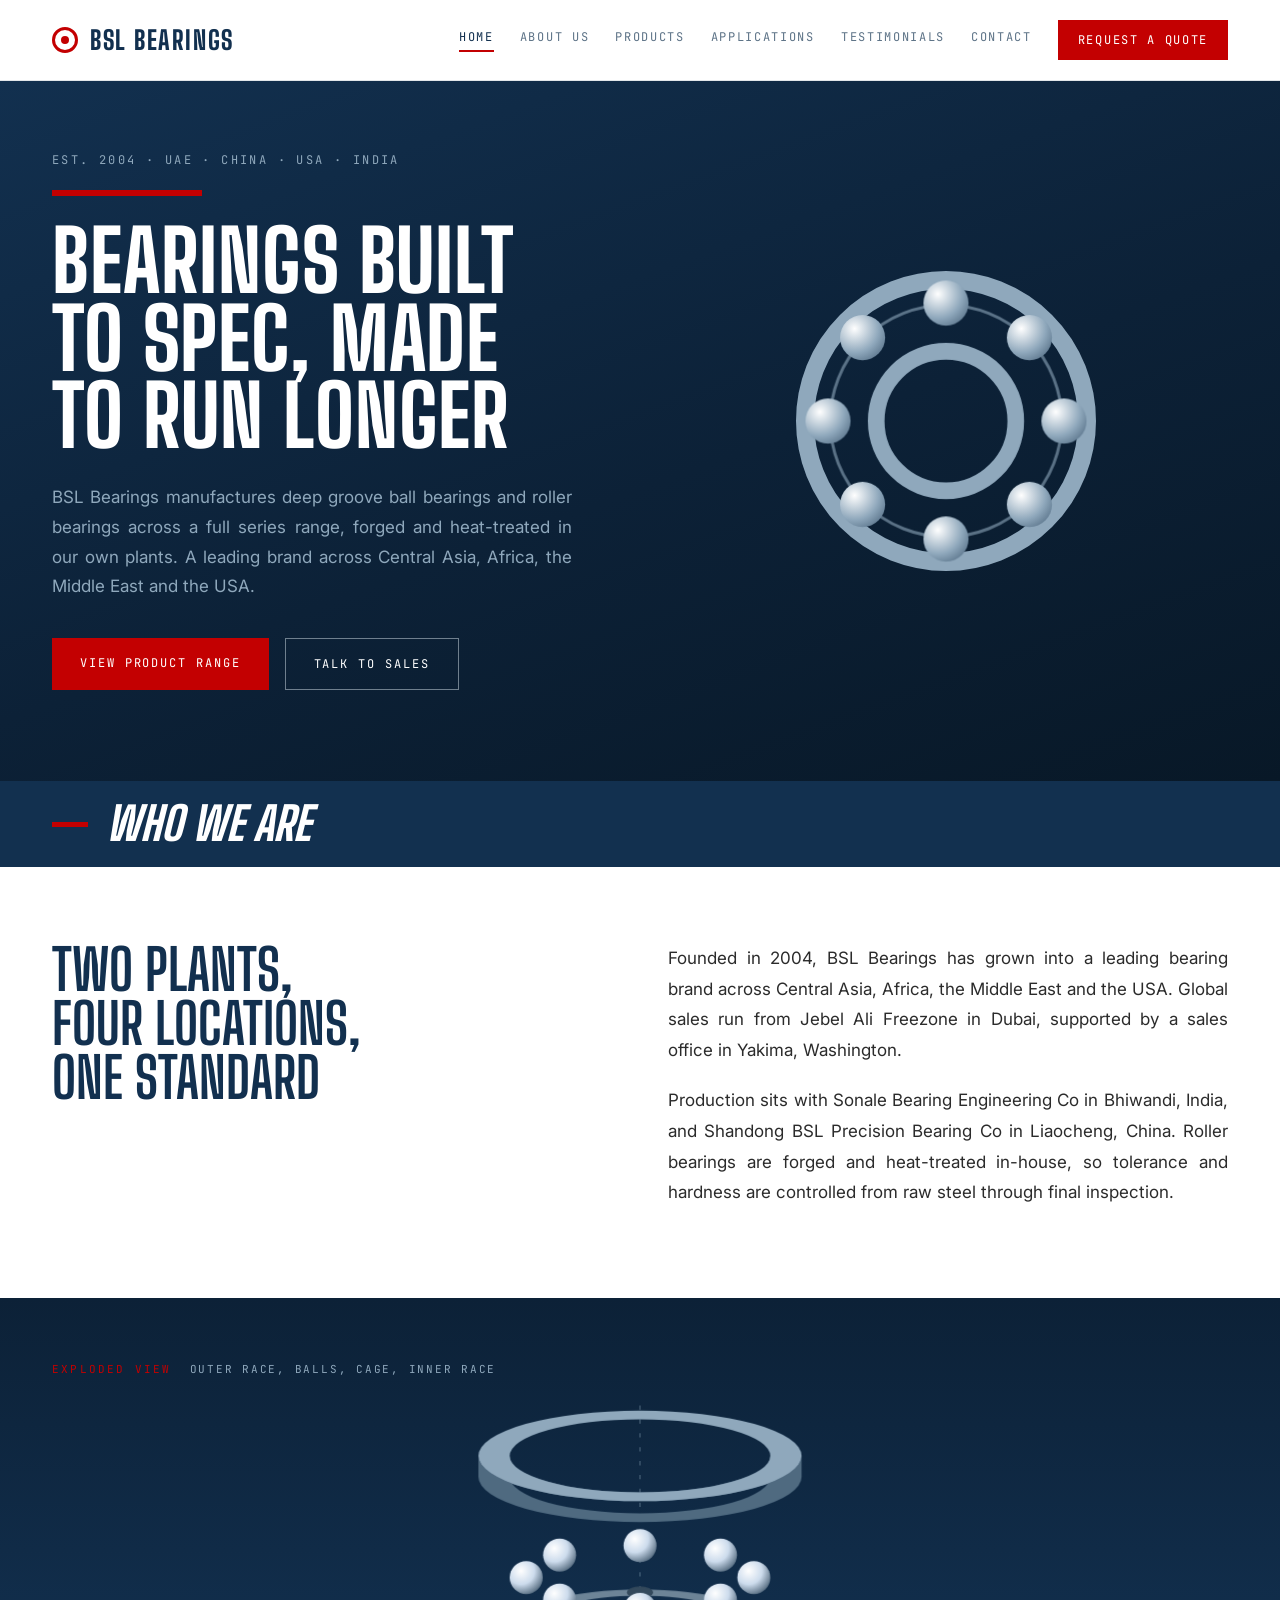
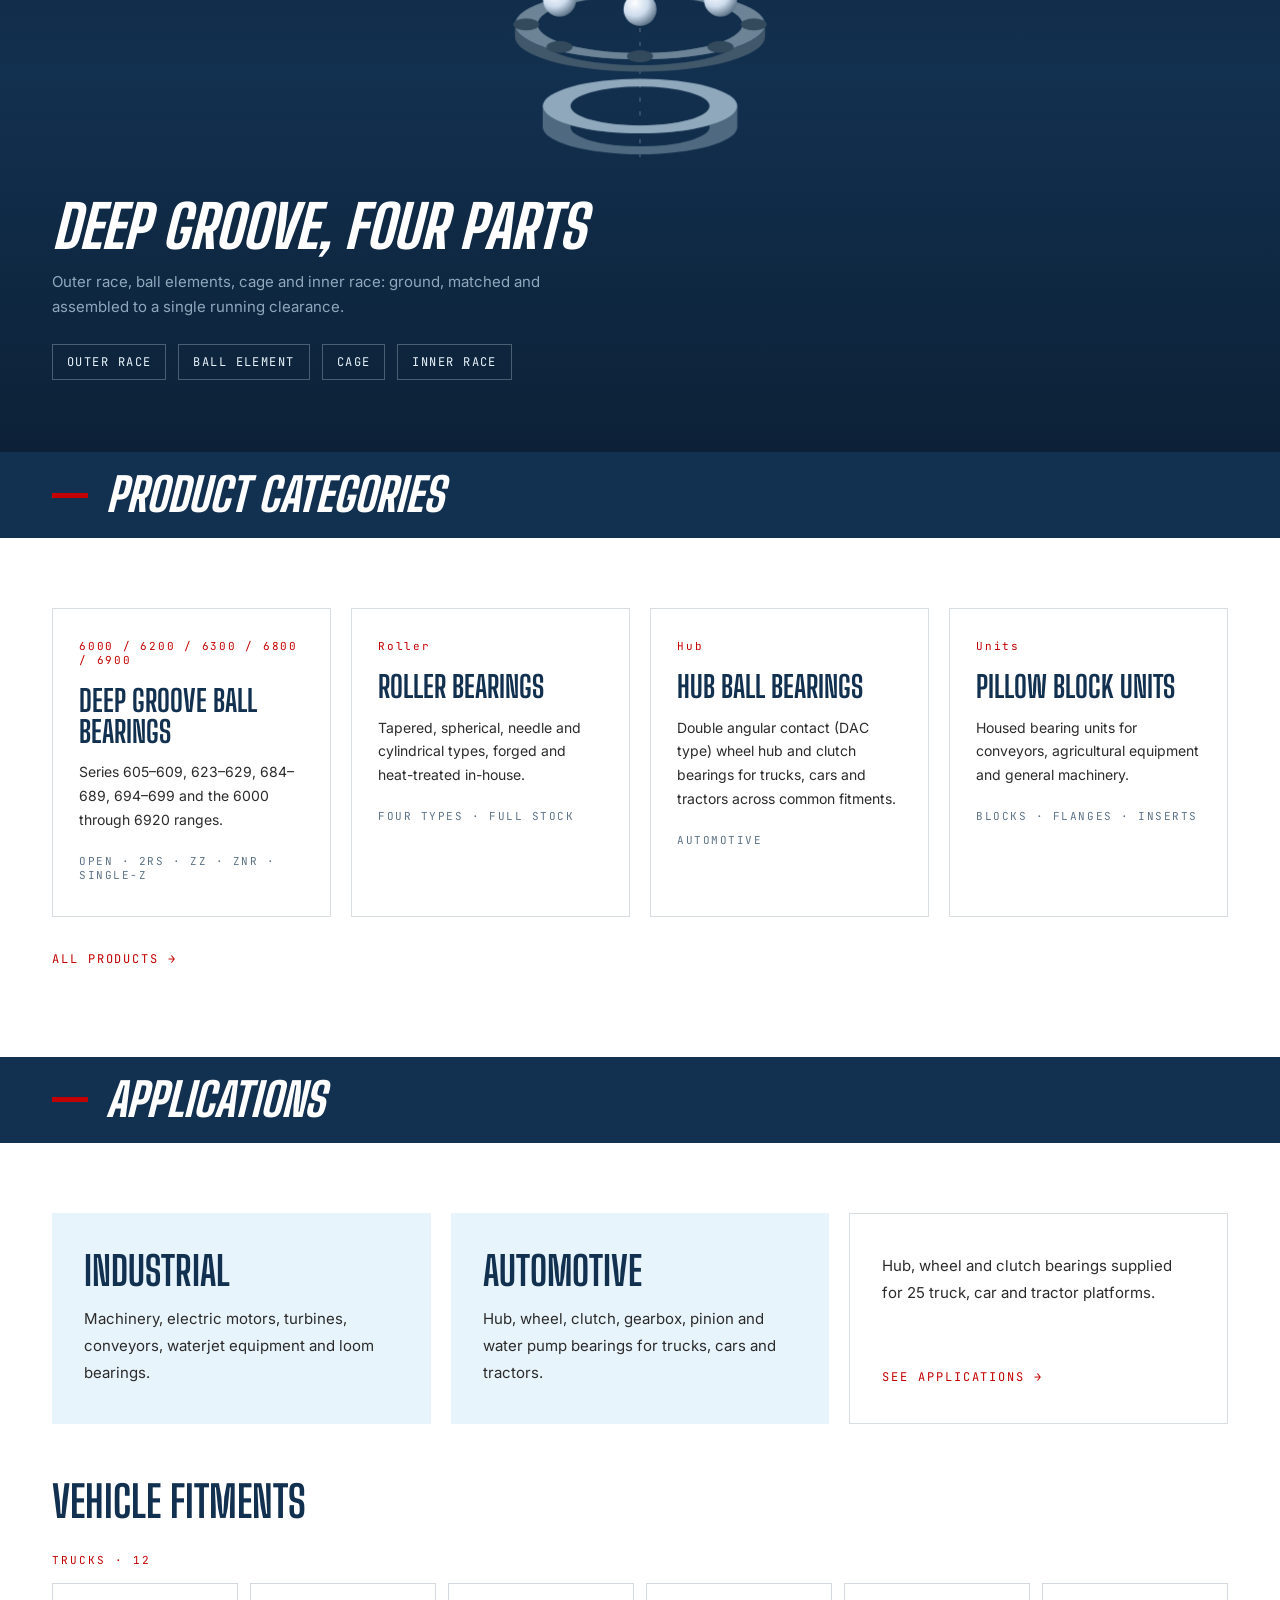
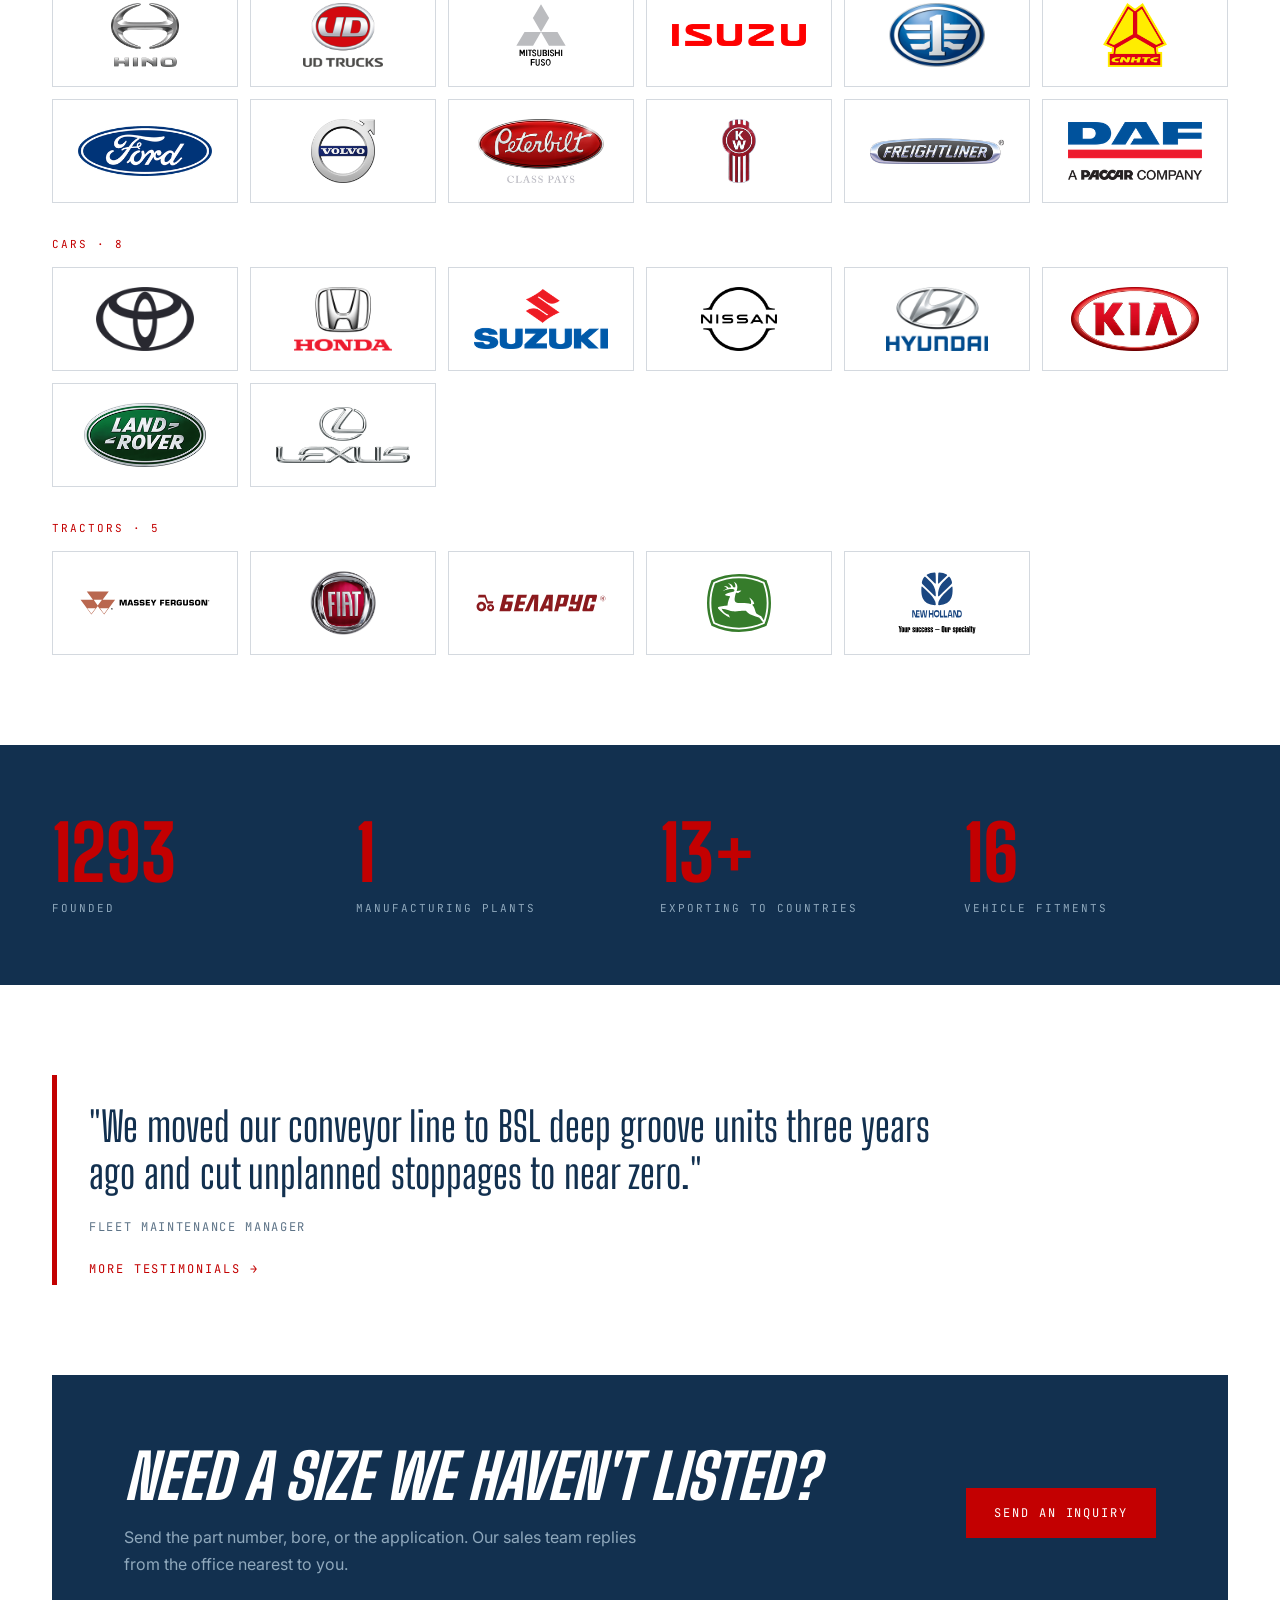
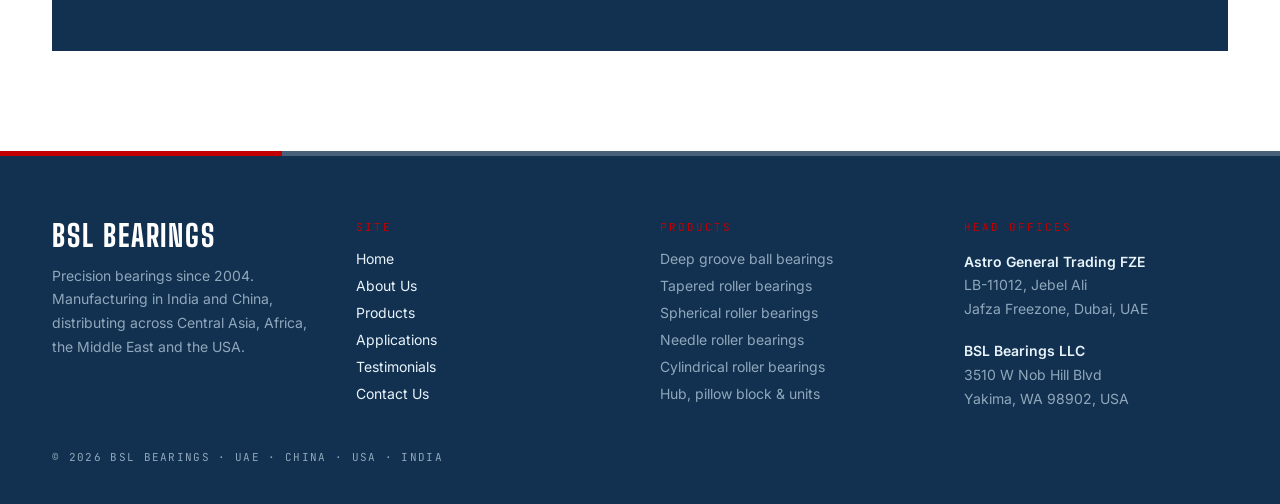
<file: index.html>
<!DOCTYPE html>
<html lang="en">
<head>
<meta charset="utf-8">
<meta name="viewport" content="width=device-width, initial-scale=1">
<title>BSL Bearings | Bearings built to spec, made to run longer</title>
<meta name="description" content="BSL Bearings manufactures deep groove ball bearings and roller bearings across a full series range, forged and heat-treated in our own plants. A leading brand across Central Asia, Africa, the Middle East and the USA.">
<link rel="icon" href="favicon.svg" type="image/svg+xml">
<link rel="preconnect" href="https://fonts.gstatic.com" crossorigin>
<link href="https://fonts.googleapis.com/css2?family=Big+Shoulders+Display:wght@500;700;800&family=Inter:wght@400;500;600&family=JetBrains+Mono:wght@400;500&display=swap" rel="stylesheet">
<link rel="stylesheet" href="css/style.css">
</head>
<body>

<!-- @partial header: generated by tools/sync-partials.py, do not edit here -->
<header data-nav="1" class="site-nav">
  <div data-nav-inner="1" class="site-nav-inner">
    <a href="index.html" class="brand">
      <span class="brand-dot"><span></span></span>
      <span class="brand-text">BSL BEARINGS</span>
    </a>
    <nav class="nav-links">
      <a href="index.html" class="nav-link is-active">Home</a>
      <a href="about.html" class="nav-link">About Us</a>
      <a href="products.html" class="nav-link">Products</a>
      <a href="applications.html" class="nav-link">Applications</a>
      <a href="testimonials.html" class="nav-link">Testimonials</a>
      <a href="contact.html" class="nav-link">Contact</a>
      <a href="contact.html" class="btn-quote">Request a quote</a>
    </nav>
  </div>
</header>
<!-- /@partial header -->

<main>

<section style="background:linear-gradient(160deg,#12304F 0%,#0c2137 55%,#081827 100%);color:#fff;overflow:hidden">
  <div style="max-width:1240px;margin:0 auto;padding:70px 32px 90px;display:grid;grid-template-columns:repeat(auto-fit,minmax(330px,1fr));gap:48px;align-items:center">
    <div>
      <div style="opacity:0;animation:bslup .7s cubic-bezier(.16,1,.3,1) .15s forwards;font-family:'JetBrains Mono',monospace;font-size:12px;letter-spacing:.2em;text-transform:uppercase;color:#8FA8BC">Est. 2004 · UAE · China · USA · India</div>
      <div style="opacity:0;animation:bslup .7s cubic-bezier(.16,1,.3,1) .25s forwards;width:150px;height:6px;background:#C30001;transform:skewX(-26deg);margin:22px 0 26px"></div>
      <h1 data-split="1" style="margin:0;font-family:'Big Shoulders Display',sans-serif;font-weight:800;font-size:clamp(50px,6.6vw,96px);line-height:.92;letter-spacing:.01em;text-transform:uppercase;color:#fff;max-width:13ch">Bearings built to spec, made to run longer</h1>
      <p class="justify" style="opacity:0;animation:bslup .7s cubic-bezier(.16,1,.3,1) .55s forwards;margin:28px 0 0;max-width:520px;color:#8FA8BC;font-size:17px;line-height:1.75;text-wrap:pretty">BSL Bearings manufactures deep groove ball bearings and roller bearings across a full series range, forged and heat-treated in our own plants. A leading brand across Central Asia, Africa, the Middle East and the USA.</p>
      <div style="opacity:0;animation:bslup .7s cubic-bezier(.16,1,.3,1) .7s forwards;margin-top:36px;display:flex;gap:16px;flex-wrap:wrap">
        <a href="products.html" class="btn-primary">View product range</a>
        <a href="contact.html" class="btn-outline">Talk to sales</a>
      </div>
    </div>
    <div data-hero3d="1" style="position:relative;width:100%;height:clamp(340px,46vw,540px)"></div>
  </div>
</section>

<div data-reveal="bar" style="opacity:0;transform:scaleX(0);transform-origin:left center;transition:opacity .35s cubic-bezier(.16,1,.3,1),transform .7s cubic-bezier(.16,1,.3,1);background:#12304F;padding:20px 0;margin-top:0">
  <div style="max-width:1240px;margin:0 auto;padding:0 32px;display:flex;align-items:center;gap:18px">
    <span style="width:36px;height:5px;background:#C30001;flex:none"></span>
    <h2 data-bar-heading="1" style="opacity:0;transform:translateY(12px);transition:opacity .6s cubic-bezier(.16,1,.3,1),transform .6s cubic-bezier(.16,1,.3,1);margin:0;font-family:'Big Shoulders Display',sans-serif;font-style:italic;font-weight:800;font-size:clamp(28px,3.6vw,48px);line-height:1;text-transform:uppercase;color:#fff">Who we are</h2>
  </div>
</div>

<section style="max-width:1240px;margin:0 auto;padding:76px 32px 90px;display:grid;grid-template-columns:repeat(auto-fit,minmax(320px,1fr));gap:56px">
  <div data-reveal="up" style="opacity:0;transform:translateY(40px) scale(.97);transition:opacity .7s cubic-bezier(.16,1,.3,1),transform .7s cubic-bezier(.16,1,.3,1)">
    <h3 style="margin:0;font-family:'Big Shoulders Display',sans-serif;font-weight:700;font-size:clamp(34px,4.4vw,58px);line-height:.96;text-transform:uppercase;color:#12304F">Two plants,<br>four locations,<br>one standard</h3>
  </div>
  <div data-reveal="up" style="opacity:0;transform:translateY(40px) scale(.97);transition:opacity .7s cubic-bezier(.16,1,.3,1) .12s,transform .7s cubic-bezier(.16,1,.3,1) .12s;color:#2B2B2B;font-size:17px;line-height:1.8">
    <p class="justify" style="margin:0 0 20px">Founded in 2004, BSL Bearings has grown into a leading bearing brand across Central Asia, Africa, the Middle East and the USA. Global sales run from Jebel Ali Freezone in Dubai, supported by a sales office in Yakima, Washington.</p>
    <p class="justify" style="margin:0">Production sits with Sonale Bearing Engineering Co in Bhiwandi, India, and Shandong BSL Precision Bearing Co in Liaocheng, China. Roller bearings are forged and heat-treated in-house, so tolerance and hardness are controlled from raw steel through final inspection.</p>
  </div>
</section>

<!-- Exploded view. Renders as a static diagram by default; the scroll-driven
     WebGL version is layered on only when Three.js actually loads on a
     non-touch, non-reduced-motion viewport (js/site.js adds .is-3d). The
     heading, copy and part labels are plain DOM either way. -->
<section data-scrub3d="1" class="scrub3d">
  <div class="scrub3d-stage">
    <div class="scrub3d-eyebrow">
      <div class="wrap scrub3d-eyebrow-inner">
        <span class="scrub3d-kicker">Exploded view</span>
        <span data-scrub-caption="1" class="scrub3d-caption">Outer race, balls, cage, inner race</span>
      </div>
    </div>

    <div data-scrub-canvas="1" class="scrub3d-canvas"></div>

    <div class="scrub3d-static" aria-hidden="true">
      <svg viewBox="0 0 640 417" role="img" focusable="false">
        <title>Deep groove ball bearing, exploded into four parts</title>
        <defs>
          <radialGradient id="bsl-ball" cx="34%" cy="30%" r="74%">
            <stop offset="0" stop-color="#ffffff"/>
            <stop offset=".55" stop-color="#cddced"/>
            <stop offset="1" stop-color="#5d7387"/>
          </radialGradient>
        </defs>

        <!-- assembly axis: the cue that these four parts stack into one unit -->
        <line x1="320" y1="4" x2="320" y2="411"
              stroke="#8FA8BC" stroke-opacity=".3" stroke-width="2" stroke-dasharray="5 11"/>

        <g class="bx-outer">
          <path d="M134.0,62.0A186.0,52.1 0 0 0 506.0,62.0L506.0,86.0A186.0,52.1 0 0 1 134.0,86.0ZM170.0,62.0A150.0,42.0 0 0 0 470.0,62.0L470.0,86.0A150.0,42.0 0 0 1 170.0,86.0Z" fill="#4f6a80" fill-rule="evenodd"/>
          <path d="M134.0,62.0A186.0,52.1 0 1 0 506.0,62.0A186.0,52.1 0 1 0 134.0,62.0ZM170.0,62.0A150.0,42.0 0 1 0 470.0,62.0A150.0,42.0 0 1 0 170.0,62.0Z" fill="#8FA8BC" fill-rule="evenodd"/>
        </g>

        <g class="bx-cage">
          <path d="M176.0,256.0A144.0,40.3 0 0 0 464.0,256.0L464.0,270.0A144.0,40.3 0 0 1 176.0,270.0ZM202.0,256.0A118.0,33.0 0 0 0 438.0,256.0L438.0,270.0A118.0,33.0 0 0 1 202.0,270.0Z" fill="#41586b" fill-rule="evenodd"/>
          <path d="M176.0,256.0A144.0,40.3 0 1 0 464.0,256.0A144.0,40.3 0 1 0 176.0,256.0ZM202.0,256.0A118.0,33.0 0 1 0 438.0,256.0A118.0,33.0 0 1 0 202.0,256.0Z" fill="#6d8497" fill-rule="evenodd"/>
          <g fill="#33495c"><ellipse cx="320.0" cy="219.3" rx="15" ry="7"/><ellipse cx="412.6" cy="230.1" rx="15" ry="7"/><ellipse cx="227.4" cy="230.1" rx="15" ry="7"/><ellipse cx="451.0" cy="256.0" rx="15" ry="7"/><ellipse cx="189.0" cy="256.0" rx="15" ry="7"/><ellipse cx="412.6" cy="281.9" rx="15" ry="7"/><ellipse cx="227.4" cy="281.9" rx="15" ry="7"/><ellipse cx="320.0" cy="292.7" rx="15" ry="7"/></g>
        </g>

        <g class="bx-balls" fill="url(#bsl-ball)"><circle cx="320.0" cy="165.3" r="19"/><circle cx="412.6" cy="176.1" r="19"/><circle cx="227.4" cy="176.1" r="19"/><circle cx="451.0" cy="202.0" r="19"/><circle cx="189.0" cy="202.0" r="19"/><circle cx="412.6" cy="227.9" r="19"/><circle cx="227.4" cy="227.9" r="19"/><circle cx="320.0" cy="238.7" r="19"/></g>

        <g class="bx-inner">
          <path d="M208.0,350.0A112.0,31.4 0 0 0 432.0,350.0L432.0,374.0A112.0,31.4 0 0 1 208.0,374.0ZM240.0,350.0A80.0,22.4 0 0 0 400.0,350.0L400.0,374.0A80.0,22.4 0 0 1 240.0,374.0Z" fill="#4f6a80" fill-rule="evenodd"/>
          <path d="M208.0,350.0A112.0,31.4 0 1 0 432.0,350.0A112.0,31.4 0 1 0 208.0,350.0ZM240.0,350.0A80.0,22.4 0 1 0 400.0,350.0A80.0,22.4 0 1 0 240.0,350.0Z" fill="#8FA8BC" fill-rule="evenodd"/>
        </g>
      </svg>
    </div>

    <div class="scrub3d-copy">
      <div class="wrap">
        <h2 style="margin:0;font-family:'Big Shoulders Display',sans-serif;font-style:italic;font-weight:800;font-size:clamp(30px,4.6vw,64px);line-height:1;text-transform:uppercase;color:#fff">Deep groove, four parts</h2>
        <p style="margin:12px 0 0;max-width:540px;color:#8FA8BC;font-size:15px;line-height:1.7">Outer race, ball elements, cage and inner race: ground, matched and assembled to a single running clearance.</p>
        <ul class="scrub3d-parts">
          <li>Outer race</li>
          <li>Ball element</li>
          <li>Cage</li>
          <li>Inner race</li>
        </ul>
      </div>
    </div>
  </div>
</section>

<div data-reveal="bar" style="opacity:0;transform:scaleX(0);transform-origin:left center;transition:opacity .35s cubic-bezier(.16,1,.3,1),transform .7s cubic-bezier(.16,1,.3,1);background:#12304F;padding:20px 0">
  <div style="max-width:1240px;margin:0 auto;padding:0 32px;display:flex;align-items:center;gap:18px">
    <span style="width:36px;height:5px;background:#C30001;flex:none"></span>
    <h2 data-bar-heading="1" style="opacity:0;transform:translateY(12px);transition:opacity .6s cubic-bezier(.16,1,.3,1),transform .6s cubic-bezier(.16,1,.3,1);margin:0;font-family:'Big Shoulders Display',sans-serif;font-style:italic;font-weight:800;font-size:clamp(28px,3.6vw,48px);line-height:1;text-transform:uppercase;color:#fff">Product categories</h2>
  </div>
</div>

<section style="max-width:1240px;margin:0 auto;padding:70px 32px 90px">
  <div data-stagger="1" style="display:grid;grid-template-columns:repeat(auto-fit,minmax(260px,1fr));gap:20px">
    <div data-reveal="up" data-tilt="1" class="card-hover" style="opacity:0;transform:translateY(40px) scale(.97);position:relative;border:1px solid rgba(18,48,79,.16);background:#fff;padding:30px 26px 34px;overflow:hidden">
      <span data-specular="1" style="position:absolute;inset:0;opacity:0;transition:opacity .3s ease;pointer-events:none"></span>
      <div style="font-family:'JetBrains Mono',monospace;font-size:11px;letter-spacing:.16em;color:#C30001">6000 / 6200 / 6300 / 6800 / 6900</div>
      <div style="margin-top:18px;font-family:'Big Shoulders Display',sans-serif;font-weight:700;font-size:30px;line-height:1.02;text-transform:uppercase;color:#12304F">Deep groove ball bearings</div>
      <p style="margin:14px 0 0;color:#2B2B2B;font-size:14px;line-height:1.7">Series 605–609, 623–629, 684–689, 694–699 and the 6000 through 6920 ranges.</p>
      <div style="margin-top:22px;font-family:'JetBrains Mono',monospace;font-size:11px;letter-spacing:.14em;color:#5d7387;text-transform:uppercase">Open · 2RS · ZZ · ZNR · single-Z</div>
    </div>
    <div data-reveal="up" data-tilt="1" class="card-hover" style="opacity:0;transform:translateY(40px) scale(.97);position:relative;border:1px solid rgba(18,48,79,.16);background:#fff;padding:30px 26px 34px;overflow:hidden">
      <span data-specular="1" style="position:absolute;inset:0;opacity:0;transition:opacity .3s ease;pointer-events:none"></span>
      <div style="font-family:'JetBrains Mono',monospace;font-size:11px;letter-spacing:.16em;color:#C30001">Roller</div>
      <div style="margin-top:18px;font-family:'Big Shoulders Display',sans-serif;font-weight:700;font-size:30px;line-height:1.02;text-transform:uppercase;color:#12304F">Roller bearings</div>
      <p style="margin:14px 0 0;color:#2B2B2B;font-size:14px;line-height:1.7">Tapered, spherical, needle and cylindrical types, forged and heat-treated in-house.</p>
      <div style="margin-top:22px;font-family:'JetBrains Mono',monospace;font-size:11px;letter-spacing:.14em;color:#5d7387;text-transform:uppercase">Four types · full stock</div>
    </div>
    <div data-reveal="up" data-tilt="1" class="card-hover" style="opacity:0;transform:translateY(40px) scale(.97);position:relative;border:1px solid rgba(18,48,79,.16);background:#fff;padding:30px 26px 34px;overflow:hidden">
      <span data-specular="1" style="position:absolute;inset:0;opacity:0;transition:opacity .3s ease;pointer-events:none"></span>
      <div style="font-family:'JetBrains Mono',monospace;font-size:11px;letter-spacing:.16em;color:#C30001">Hub</div>
      <div style="margin-top:18px;font-family:'Big Shoulders Display',sans-serif;font-weight:700;font-size:30px;line-height:1.02;text-transform:uppercase;color:#12304F">Hub ball bearings</div>
      <p style="margin:14px 0 0;color:#2B2B2B;font-size:14px;line-height:1.7">Double angular contact (DAC type) wheel hub and clutch bearings for trucks, cars and tractors across common fitments.</p>
      <div style="margin-top:22px;font-family:'JetBrains Mono',monospace;font-size:11px;letter-spacing:.14em;color:#5d7387;text-transform:uppercase">Automotive</div>
    </div>
    <div data-reveal="up" data-tilt="1" class="card-hover" style="opacity:0;transform:translateY(40px) scale(.97);position:relative;border:1px solid rgba(18,48,79,.16);background:#fff;padding:30px 26px 34px;overflow:hidden">
      <span data-specular="1" style="position:absolute;inset:0;opacity:0;transition:opacity .3s ease;pointer-events:none"></span>
      <div style="font-family:'JetBrains Mono',monospace;font-size:11px;letter-spacing:.16em;color:#C30001">Units</div>
      <div style="margin-top:18px;font-family:'Big Shoulders Display',sans-serif;font-weight:700;font-size:30px;line-height:1.02;text-transform:uppercase;color:#12304F">Pillow block units</div>
      <p style="margin:14px 0 0;color:#2B2B2B;font-size:14px;line-height:1.7">Housed bearing units for conveyors, agricultural equipment and general machinery.</p>
      <div style="margin-top:22px;font-family:'JetBrains Mono',monospace;font-size:11px;letter-spacing:.14em;color:#5d7387;text-transform:uppercase">Blocks · flanges · inserts</div>
    </div>
  </div>
  <div style="margin-top:30px">
    <a href="products.html" class="text-link">All products →</a>
  </div>
</section>

<div data-reveal="bar" style="opacity:0;transform:scaleX(0);transform-origin:left center;transition:opacity .35s cubic-bezier(.16,1,.3,1),transform .7s cubic-bezier(.16,1,.3,1);background:#12304F;padding:20px 0">
  <div style="max-width:1240px;margin:0 auto;padding:0 32px;display:flex;align-items:center;gap:18px">
    <span style="width:36px;height:5px;background:#C30001;flex:none"></span>
    <h2 data-bar-heading="1" style="opacity:0;transform:translateY(12px);transition:opacity .6s cubic-bezier(.16,1,.3,1),transform .6s cubic-bezier(.16,1,.3,1);margin:0;font-family:'Big Shoulders Display',sans-serif;font-style:italic;font-weight:800;font-size:clamp(28px,3.6vw,48px);line-height:1;text-transform:uppercase;color:#fff">Applications</h2>
  </div>
</div>

<section style="max-width:1240px;margin:0 auto;padding:70px 32px 90px;overflow:hidden">
  <div style="display:grid;grid-template-columns:repeat(auto-fit,minmax(300px,1fr));gap:20px">
  <div data-reveal="left" style="opacity:0;transform:translateX(-70px);transition:opacity .7s cubic-bezier(.16,1,.3,1),transform .7s cubic-bezier(.16,1,.3,1);background:#E8F4FB;padding:38px 32px">
    <div style="font-family:'Big Shoulders Display',sans-serif;font-weight:700;font-size:40px;text-transform:uppercase;line-height:1;color:#12304F">Industrial</div>
    <p style="margin:14px 0 0;color:#2B2B2B;font-size:15px;line-height:1.8">Machinery, electric motors, turbines, conveyors, waterjet equipment and loom bearings.</p>
  </div>
  <div data-reveal="right" style="opacity:0;transform:translateX(70px);transition:opacity .7s cubic-bezier(.16,1,.3,1),transform .7s cubic-bezier(.16,1,.3,1);background:#E8F4FB;padding:38px 32px">
    <div style="font-family:'Big Shoulders Display',sans-serif;font-weight:700;font-size:40px;text-transform:uppercase;line-height:1;color:#12304F">Automotive</div>
    <p style="margin:14px 0 0;color:#2B2B2B;font-size:15px;line-height:1.8">Hub, wheel, clutch, gearbox, pinion and water pump bearings for trucks, cars and tractors.</p>
  </div>
  <div data-reveal="up" style="opacity:0;transform:translateY(40px) scale(.97);transition:opacity .7s cubic-bezier(.16,1,.3,1) .2s,transform .7s cubic-bezier(.16,1,.3,1) .2s;border:1px solid rgba(18,48,79,.16);padding:38px 32px;display:flex;flex-direction:column;justify-content:space-between">
    <p style="margin:0;color:#2B2B2B;font-size:15px;line-height:1.8">Hub, wheel and clutch bearings supplied for 25 truck, car and tractor platforms.</p>
    <a href="applications.html" class="text-link" style="margin-top:24px">See applications →</a>
  </div>
  </div>

  <div style="margin-top:56px">
    <h3 style="margin:0 0 30px;font-family:'Big Shoulders Display',sans-serif;font-weight:700;font-size:clamp(28px,3.4vw,44px);line-height:1;text-transform:uppercase;color:#12304F">Vehicle fitments</h3>
  <div class="fitment-group">
    <div class="fitment-label">Trucks · 12</div>
    <div class="fitment-grid" data-stagger="1">
      <div class="fitment-chip" data-logo="hino" data-name="Hino" title="Hino" data-reveal="pop" data-stagger-step="35" style="opacity:0;transform:scale(.6);transition:opacity .45s cubic-bezier(.34,1.56,.64,1),transform .6s cubic-bezier(.34,1.56,.64,1),border-color .3s ease,box-shadow .3s ease">
        <span class="fitment-mark"><span class="fitment-fallback">Hino</span></span>
      </div>
      <div class="fitment-chip" data-logo="ud" data-name="UD" title="UD" data-reveal="pop" data-stagger-step="35" style="opacity:0;transform:scale(.6);transition:opacity .45s cubic-bezier(.34,1.56,.64,1),transform .6s cubic-bezier(.34,1.56,.64,1),border-color .3s ease,box-shadow .3s ease">
        <span class="fitment-mark"><span class="fitment-fallback">UD</span></span>
      </div>
      <div class="fitment-chip" data-logo="fuso" data-name="Fuso" title="Fuso" data-reveal="pop" data-stagger-step="35" style="opacity:0;transform:scale(.6);transition:opacity .45s cubic-bezier(.34,1.56,.64,1),transform .6s cubic-bezier(.34,1.56,.64,1),border-color .3s ease,box-shadow .3s ease">
        <span class="fitment-mark"><span class="fitment-fallback">Fuso</span></span>
      </div>
      <div class="fitment-chip" data-logo="isuzu" data-name="Isuzu" title="Isuzu" data-reveal="pop" data-stagger-step="35" style="opacity:0;transform:scale(.6);transition:opacity .45s cubic-bezier(.34,1.56,.64,1),transform .6s cubic-bezier(.34,1.56,.64,1),border-color .3s ease,box-shadow .3s ease">
        <span class="fitment-mark"><span class="fitment-fallback">Isuzu</span></span>
      </div>
      <div class="fitment-chip" data-logo="faw" data-name="FAW" title="FAW" data-reveal="pop" data-stagger-step="35" style="opacity:0;transform:scale(.6);transition:opacity .45s cubic-bezier(.34,1.56,.64,1),transform .6s cubic-bezier(.34,1.56,.64,1),border-color .3s ease,box-shadow .3s ease">
        <span class="fitment-mark"><span class="fitment-fallback">FAW</span></span>
      </div>
      <div class="fitment-chip" data-logo="cnhtc" data-name="CNHTC (Sinotruk)" title="CNHTC (Sinotruk)" data-reveal="pop" data-stagger-step="35" style="opacity:0;transform:scale(.6);transition:opacity .45s cubic-bezier(.34,1.56,.64,1),transform .6s cubic-bezier(.34,1.56,.64,1),border-color .3s ease,box-shadow .3s ease">
        <span class="fitment-mark"><span class="fitment-fallback">CNHTC (Sinotruk)</span></span>
      </div>
      <div class="fitment-chip" data-logo="ford" data-name="Ford" title="Ford" data-reveal="pop" data-stagger-step="35" style="opacity:0;transform:scale(.6);transition:opacity .45s cubic-bezier(.34,1.56,.64,1),transform .6s cubic-bezier(.34,1.56,.64,1),border-color .3s ease,box-shadow .3s ease">
        <span class="fitment-mark"><span class="fitment-fallback">Ford</span></span>
      </div>
      <div class="fitment-chip" data-logo="volvo" data-name="Volvo" title="Volvo" data-reveal="pop" data-stagger-step="35" style="opacity:0;transform:scale(.6);transition:opacity .45s cubic-bezier(.34,1.56,.64,1),transform .6s cubic-bezier(.34,1.56,.64,1),border-color .3s ease,box-shadow .3s ease">
        <span class="fitment-mark"><span class="fitment-fallback">Volvo</span></span>
      </div>
      <div class="fitment-chip" data-logo="peterbilt" data-name="Peterbilt" title="Peterbilt" data-reveal="pop" data-stagger-step="35" style="opacity:0;transform:scale(.6);transition:opacity .45s cubic-bezier(.34,1.56,.64,1),transform .6s cubic-bezier(.34,1.56,.64,1),border-color .3s ease,box-shadow .3s ease">
        <span class="fitment-mark"><span class="fitment-fallback">Peterbilt</span></span>
      </div>
      <div class="fitment-chip" data-logo="kenworth" data-name="Kenworth" title="Kenworth" data-reveal="pop" data-stagger-step="35" style="opacity:0;transform:scale(.6);transition:opacity .45s cubic-bezier(.34,1.56,.64,1),transform .6s cubic-bezier(.34,1.56,.64,1),border-color .3s ease,box-shadow .3s ease">
        <span class="fitment-mark"><span class="fitment-fallback">Kenworth</span></span>
      </div>
      <div class="fitment-chip" data-logo="freightliner" data-name="Freightliner" title="Freightliner" data-reveal="pop" data-stagger-step="35" style="opacity:0;transform:scale(.6);transition:opacity .45s cubic-bezier(.34,1.56,.64,1),transform .6s cubic-bezier(.34,1.56,.64,1),border-color .3s ease,box-shadow .3s ease">
        <span class="fitment-mark"><span class="fitment-fallback">Freightliner</span></span>
      </div>
      <div class="fitment-chip" data-logo="daf" data-name="DAF" title="DAF" data-reveal="pop" data-stagger-step="35" style="opacity:0;transform:scale(.6);transition:opacity .45s cubic-bezier(.34,1.56,.64,1),transform .6s cubic-bezier(.34,1.56,.64,1),border-color .3s ease,box-shadow .3s ease">
        <span class="fitment-mark"><span class="fitment-fallback">DAF</span></span>
      </div>
    </div>
  </div>
  <div class="fitment-group">
    <div class="fitment-label">Cars · 8</div>
    <div class="fitment-grid" data-stagger="1">
      <div class="fitment-chip" data-logo="toyota" data-name="Toyota" title="Toyota" data-reveal="pop" data-stagger-step="35" style="opacity:0;transform:scale(.6);transition:opacity .45s cubic-bezier(.34,1.56,.64,1),transform .6s cubic-bezier(.34,1.56,.64,1),border-color .3s ease,box-shadow .3s ease">
        <span class="fitment-mark"><span class="fitment-fallback">Toyota</span></span>
      </div>
      <div class="fitment-chip" data-logo="honda" data-name="Honda" title="Honda" data-reveal="pop" data-stagger-step="35" style="opacity:0;transform:scale(.6);transition:opacity .45s cubic-bezier(.34,1.56,.64,1),transform .6s cubic-bezier(.34,1.56,.64,1),border-color .3s ease,box-shadow .3s ease">
        <span class="fitment-mark"><span class="fitment-fallback">Honda</span></span>
      </div>
      <div class="fitment-chip" data-logo="suzuki" data-name="Suzuki" title="Suzuki" data-reveal="pop" data-stagger-step="35" style="opacity:0;transform:scale(.6);transition:opacity .45s cubic-bezier(.34,1.56,.64,1),transform .6s cubic-bezier(.34,1.56,.64,1),border-color .3s ease,box-shadow .3s ease">
        <span class="fitment-mark"><span class="fitment-fallback">Suzuki</span></span>
      </div>
      <div class="fitment-chip" data-logo="nissan" data-name="Nissan" title="Nissan" data-reveal="pop" data-stagger-step="35" style="opacity:0;transform:scale(.6);transition:opacity .45s cubic-bezier(.34,1.56,.64,1),transform .6s cubic-bezier(.34,1.56,.64,1),border-color .3s ease,box-shadow .3s ease">
        <span class="fitment-mark"><span class="fitment-fallback">Nissan</span></span>
      </div>
      <div class="fitment-chip" data-logo="hyundai" data-name="Hyundai" title="Hyundai" data-reveal="pop" data-stagger-step="35" style="opacity:0;transform:scale(.6);transition:opacity .45s cubic-bezier(.34,1.56,.64,1),transform .6s cubic-bezier(.34,1.56,.64,1),border-color .3s ease,box-shadow .3s ease">
        <span class="fitment-mark"><span class="fitment-fallback">Hyundai</span></span>
      </div>
      <div class="fitment-chip" data-logo="kia" data-name="Kia" title="Kia" data-reveal="pop" data-stagger-step="35" style="opacity:0;transform:scale(.6);transition:opacity .45s cubic-bezier(.34,1.56,.64,1),transform .6s cubic-bezier(.34,1.56,.64,1),border-color .3s ease,box-shadow .3s ease">
        <span class="fitment-mark"><span class="fitment-fallback">Kia</span></span>
      </div>
      <div class="fitment-chip" data-logo="land-rover" data-name="Land Rover" title="Land Rover" data-reveal="pop" data-stagger-step="35" style="opacity:0;transform:scale(.6);transition:opacity .45s cubic-bezier(.34,1.56,.64,1),transform .6s cubic-bezier(.34,1.56,.64,1),border-color .3s ease,box-shadow .3s ease">
        <span class="fitment-mark"><span class="fitment-fallback">Land Rover</span></span>
      </div>
      <div class="fitment-chip" data-logo="lexus" data-name="Lexus" title="Lexus" data-reveal="pop" data-stagger-step="35" style="opacity:0;transform:scale(.6);transition:opacity .45s cubic-bezier(.34,1.56,.64,1),transform .6s cubic-bezier(.34,1.56,.64,1),border-color .3s ease,box-shadow .3s ease">
        <span class="fitment-mark"><span class="fitment-fallback">Lexus</span></span>
      </div>
    </div>
  </div>
  <div class="fitment-group">
    <div class="fitment-label">Tractors · 5</div>
    <div class="fitment-grid" data-stagger="1">
      <div class="fitment-chip" data-logo="massey-ferguson" data-name="Massey Ferguson" title="Massey Ferguson" data-reveal="pop" data-stagger-step="35" style="opacity:0;transform:scale(.6);transition:opacity .45s cubic-bezier(.34,1.56,.64,1),transform .6s cubic-bezier(.34,1.56,.64,1),border-color .3s ease,box-shadow .3s ease">
        <span class="fitment-mark"><span class="fitment-fallback">Massey Ferguson</span></span>
      </div>
      <div class="fitment-chip" data-logo="fiat" data-name="Fiat" title="Fiat" data-reveal="pop" data-stagger-step="35" style="opacity:0;transform:scale(.6);transition:opacity .45s cubic-bezier(.34,1.56,.64,1),transform .6s cubic-bezier(.34,1.56,.64,1),border-color .3s ease,box-shadow .3s ease">
        <span class="fitment-mark"><span class="fitment-fallback">Fiat</span></span>
      </div>
      <div class="fitment-chip" data-logo="belarus" data-name="Belarus" title="Belarus" data-reveal="pop" data-stagger-step="35" style="opacity:0;transform:scale(.6);transition:opacity .45s cubic-bezier(.34,1.56,.64,1),transform .6s cubic-bezier(.34,1.56,.64,1),border-color .3s ease,box-shadow .3s ease">
        <span class="fitment-mark"><span class="fitment-fallback">Belarus</span></span>
      </div>
      <div class="fitment-chip" data-logo="john-deere" data-name="John Deere" title="John Deere" data-reveal="pop" data-stagger-step="35" style="opacity:0;transform:scale(.6);transition:opacity .45s cubic-bezier(.34,1.56,.64,1),transform .6s cubic-bezier(.34,1.56,.64,1),border-color .3s ease,box-shadow .3s ease">
        <span class="fitment-mark"><span class="fitment-fallback">John Deere</span></span>
      </div>
      <div class="fitment-chip" data-logo="new-holland" data-name="New Holland" title="New Holland" data-reveal="pop" data-stagger-step="35" style="opacity:0;transform:scale(.6);transition:opacity .45s cubic-bezier(.34,1.56,.64,1),transform .6s cubic-bezier(.34,1.56,.64,1),border-color .3s ease,box-shadow .3s ease">
        <span class="fitment-mark"><span class="fitment-fallback">New Holland</span></span>
      </div>
    </div>
  </div>
  </div>
</section>

<section style="background:#12304F">
  <div data-stagger="1" style="max-width:1240px;margin:0 auto;padding:70px 32px;display:grid;grid-template-columns:repeat(auto-fit,minmax(170px,1fr));gap:40px">
    <div data-reveal="up" style="opacity:0;transform:translateY(40px) scale(.97);transition:opacity .7s cubic-bezier(.16,1,.3,1),transform .7s cubic-bezier(.16,1,.3,1)">
      <div style="font-family:'Big Shoulders Display',sans-serif;font-weight:800;font-size:clamp(48px,6vw,76px);line-height:1;color:#C30001"><span data-count="2004">2004</span></div>
      <div style="margin-top:10px;font-family:'JetBrains Mono',monospace;font-size:11px;letter-spacing:.18em;text-transform:uppercase;color:#8FA8BC">Founded</div>
    </div>
    <div data-reveal="up" style="opacity:0;transform:translateY(40px) scale(.97);transition:opacity .7s cubic-bezier(.16,1,.3,1),transform .7s cubic-bezier(.16,1,.3,1)">
      <div style="font-family:'Big Shoulders Display',sans-serif;font-weight:800;font-size:clamp(48px,6vw,76px);line-height:1;color:#C30001"><span data-count="2">2</span></div>
      <div style="margin-top:10px;font-family:'JetBrains Mono',monospace;font-size:11px;letter-spacing:.18em;text-transform:uppercase;color:#8FA8BC">Manufacturing plants</div>
    </div>
    <div data-reveal="up" style="opacity:0;transform:translateY(40px) scale(.97);transition:opacity .7s cubic-bezier(.16,1,.3,1),transform .7s cubic-bezier(.16,1,.3,1)">
      <div style="font-family:'Big Shoulders Display',sans-serif;font-weight:800;font-size:clamp(48px,6vw,76px);line-height:1;color:#C30001"><span data-count="20">20</span><span aria-hidden="true">+</span></div>
      <div style="margin-top:10px;font-family:'JetBrains Mono',monospace;font-size:11px;letter-spacing:.18em;text-transform:uppercase;color:#8FA8BC">Exporting to countries</div>
    </div>
    <div data-reveal="up" style="opacity:0;transform:translateY(40px) scale(.97);transition:opacity .7s cubic-bezier(.16,1,.3,1),transform .7s cubic-bezier(.16,1,.3,1)">
      <div style="font-family:'Big Shoulders Display',sans-serif;font-weight:800;font-size:clamp(48px,6vw,76px);line-height:1;color:#C30001"><span data-count="25">25</span></div>
      <div style="margin-top:10px;font-family:'JetBrains Mono',monospace;font-size:11px;letter-spacing:.18em;text-transform:uppercase;color:#8FA8BC">Vehicle fitments</div>
    </div>
  </div>
</section>

<!-- TODO (LAUNCH BLOCKER): the quote below is written copy, not a real customer
     statement. Replace with an approved testimonial, with named attribution and
     written permission, before this site goes live. -->
<section style="max-width:1240px;margin:0 auto;padding:90px 32px">
  <div data-reveal="up" style="opacity:0;transform:translateY(40px) scale(.97);transition:opacity .7s cubic-bezier(.16,1,.3,1),transform .7s cubic-bezier(.16,1,.3,1);border-left:5px solid #C30001;padding:8px 0 8px 32px;max-width:880px">
    <p style="margin:20px 0 0;font-family:'Big Shoulders Display',sans-serif;font-weight:500;font-size:clamp(26px,3.2vw,44px);line-height:1.15;color:#12304F;text-wrap:pretty">"We moved our conveyor line to BSL deep groove units three years ago and cut unplanned stoppages to near zero."</p>
    <div style="margin-top:22px;font-family:'JetBrains Mono',monospace;font-size:12px;letter-spacing:.14em;text-transform:uppercase;color:#5d7387">Fleet Maintenance Manager</div>
    <a href="testimonials.html" class="text-link" style="display:inline-block;margin-top:26px">More testimonials →</a>
  </div>
</section>

<section style="max-width:1240px;margin:0 auto;padding:0 32px 100px">
  <div data-reveal="up" style="opacity:0;transform:translateY(40px) scale(.97);transition:opacity .7s cubic-bezier(.16,1,.3,1),transform .7s cubic-bezier(.16,1,.3,1);background:#12304F;padding:clamp(40px,6vw,72px);display:flex;justify-content:space-between;align-items:center;gap:32px;flex-wrap:wrap">
    <div>
      <h2 style="margin:0;font-family:'Big Shoulders Display',sans-serif;font-style:italic;font-weight:800;font-size:clamp(34px,5vw,62px);line-height:.95;text-transform:uppercase;color:#fff">Need a size we haven't listed?</h2>
      <p style="margin:18px 0 0;color:#8FA8BC;font-size:16px;line-height:1.7;max-width:520px">Send the part number, bore, or the application. Our sales team replies from the office nearest to you.</p>
    </div>
    <a href="contact.html" class="btn-primary">Send an inquiry</a>
  </div>
</section>

</main>

<!-- @partial footer: generated by tools/sync-partials.py, do not edit here -->
<footer class="site-footer">
  <div class="stripe"></div>
  <div class="footer-grid">
    <div>
      <div class="footer-brand">BSL BEARINGS</div>
      <p style="margin:14px 0 0;color:#8FA8BC;font-size:14px;line-height:1.7;max-width:260px">Precision bearings since 2004. Manufacturing in India and China, distributing across Central Asia, Africa, the Middle East and the USA.</p>
    </div>
    <div>
      <div class="footer-col-title">Site</div>
      <div class="footer-links">
        <a href="index.html" class="footer-link">Home</a>
        <a href="about.html" class="footer-link">About Us</a>
        <a href="products.html" class="footer-link">Products</a>
        <a href="applications.html" class="footer-link">Applications</a>
        <a href="testimonials.html" class="footer-link">Testimonials</a>
        <a href="contact.html" class="footer-link">Contact Us</a>
      </div>
    </div>
    <div>
      <div class="footer-col-title">Products</div>
      <div style="display:flex;flex-direction:column;gap:10px;color:#8FA8BC;font-size:14px">
        <span>Deep groove ball bearings</span>
        <span>Tapered roller bearings</span>
        <span>Spherical roller bearings</span>
        <span>Needle roller bearings</span>
        <span>Cylindrical roller bearings</span>
        <span>Hub, pillow block &amp; units</span>
      </div>
    </div>
    <div>
      <div class="footer-col-title">Head offices</div>
      <p style="margin:0;color:#8FA8BC;font-size:14px;line-height:1.7"><strong style="color:#E8F4FB;font-weight:600">Astro General Trading FZE</strong><br>LB-11012, Jebel Ali<br>Jafza Freezone, Dubai, UAE</p>
      <p style="margin:18px 0 0;color:#8FA8BC;font-size:14px;line-height:1.7"><strong style="color:#E8F4FB;font-weight:600">BSL Bearings LLC</strong><br>3510 W Nob Hill Blvd<br>Yakima, WA 98902, USA</p>
    </div>
  </div>
  <div class="footer-bottom">
    <span>© 2026 BSL Bearings · UAE · China · USA · India</span>
  </div>
</footer>
<!-- /@partial footer -->

<script type="module" src="js/site.js"></script>
</body>
</html>
</file>
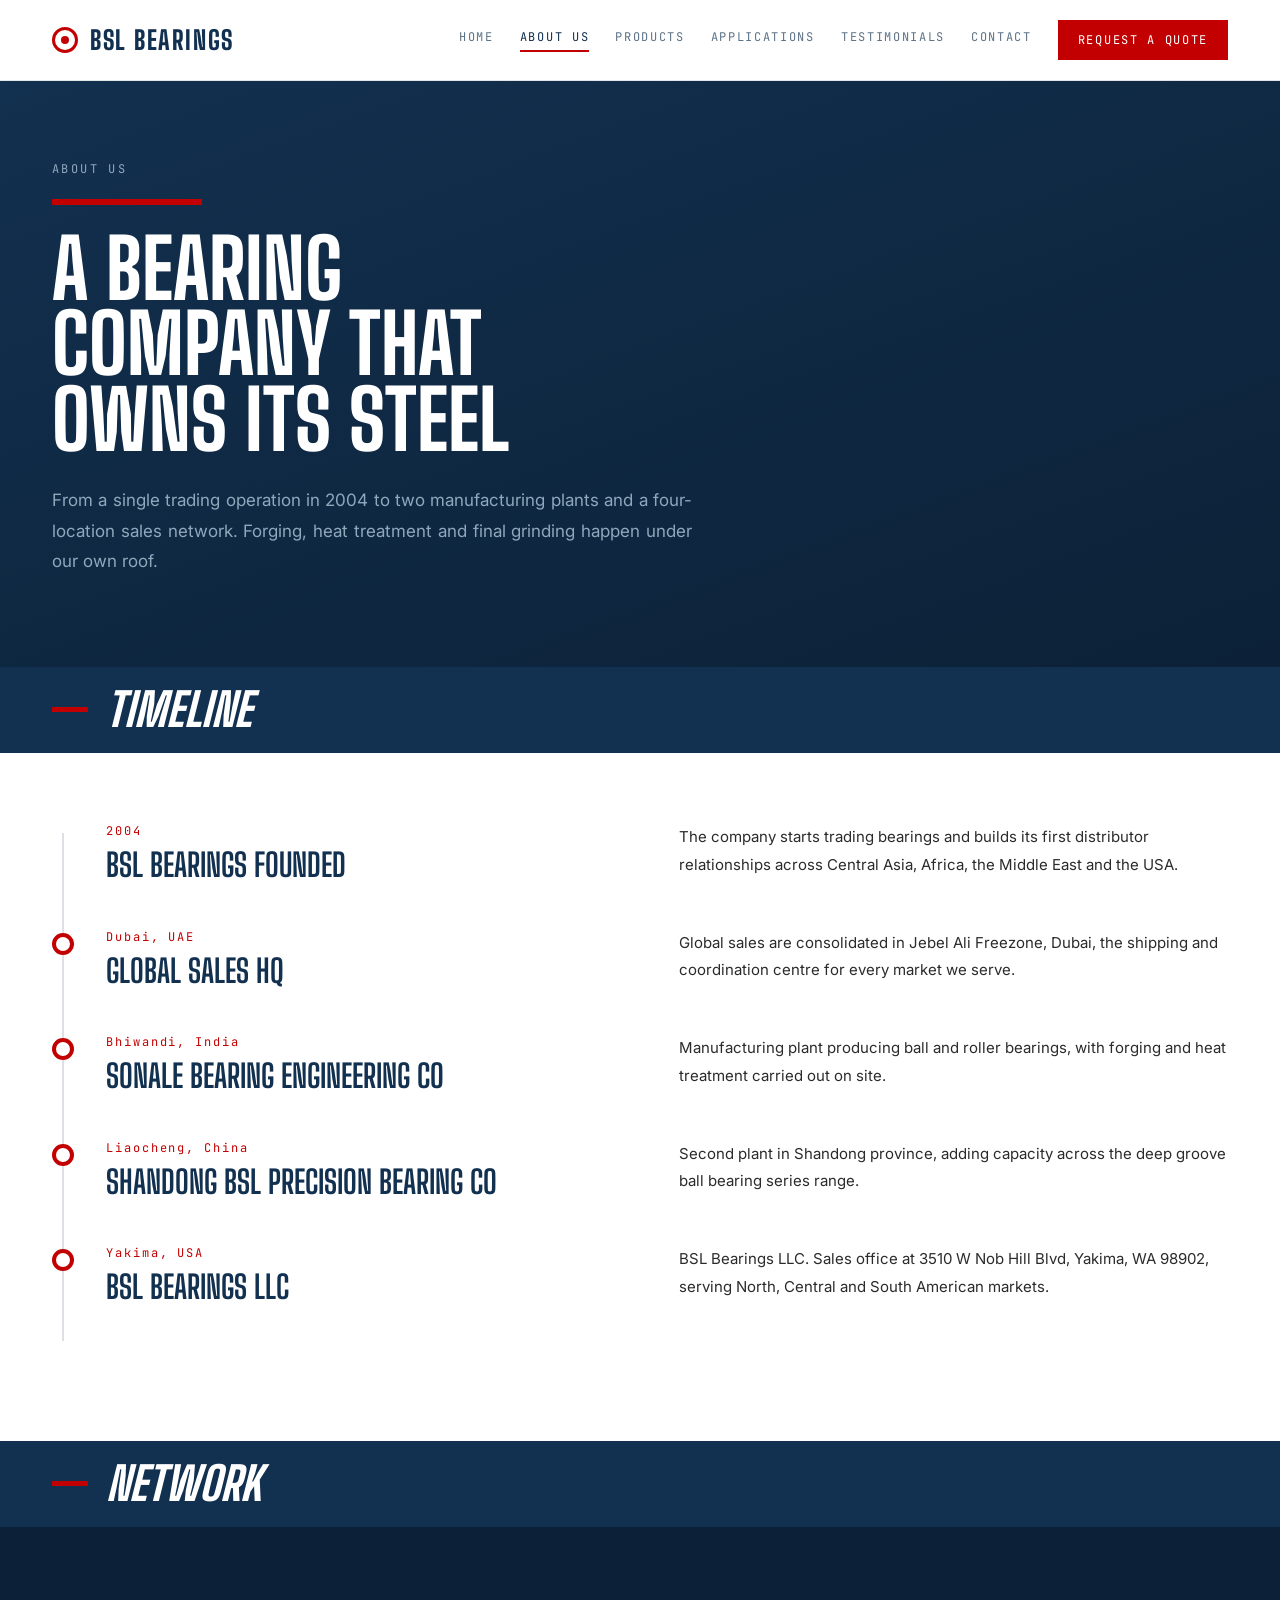
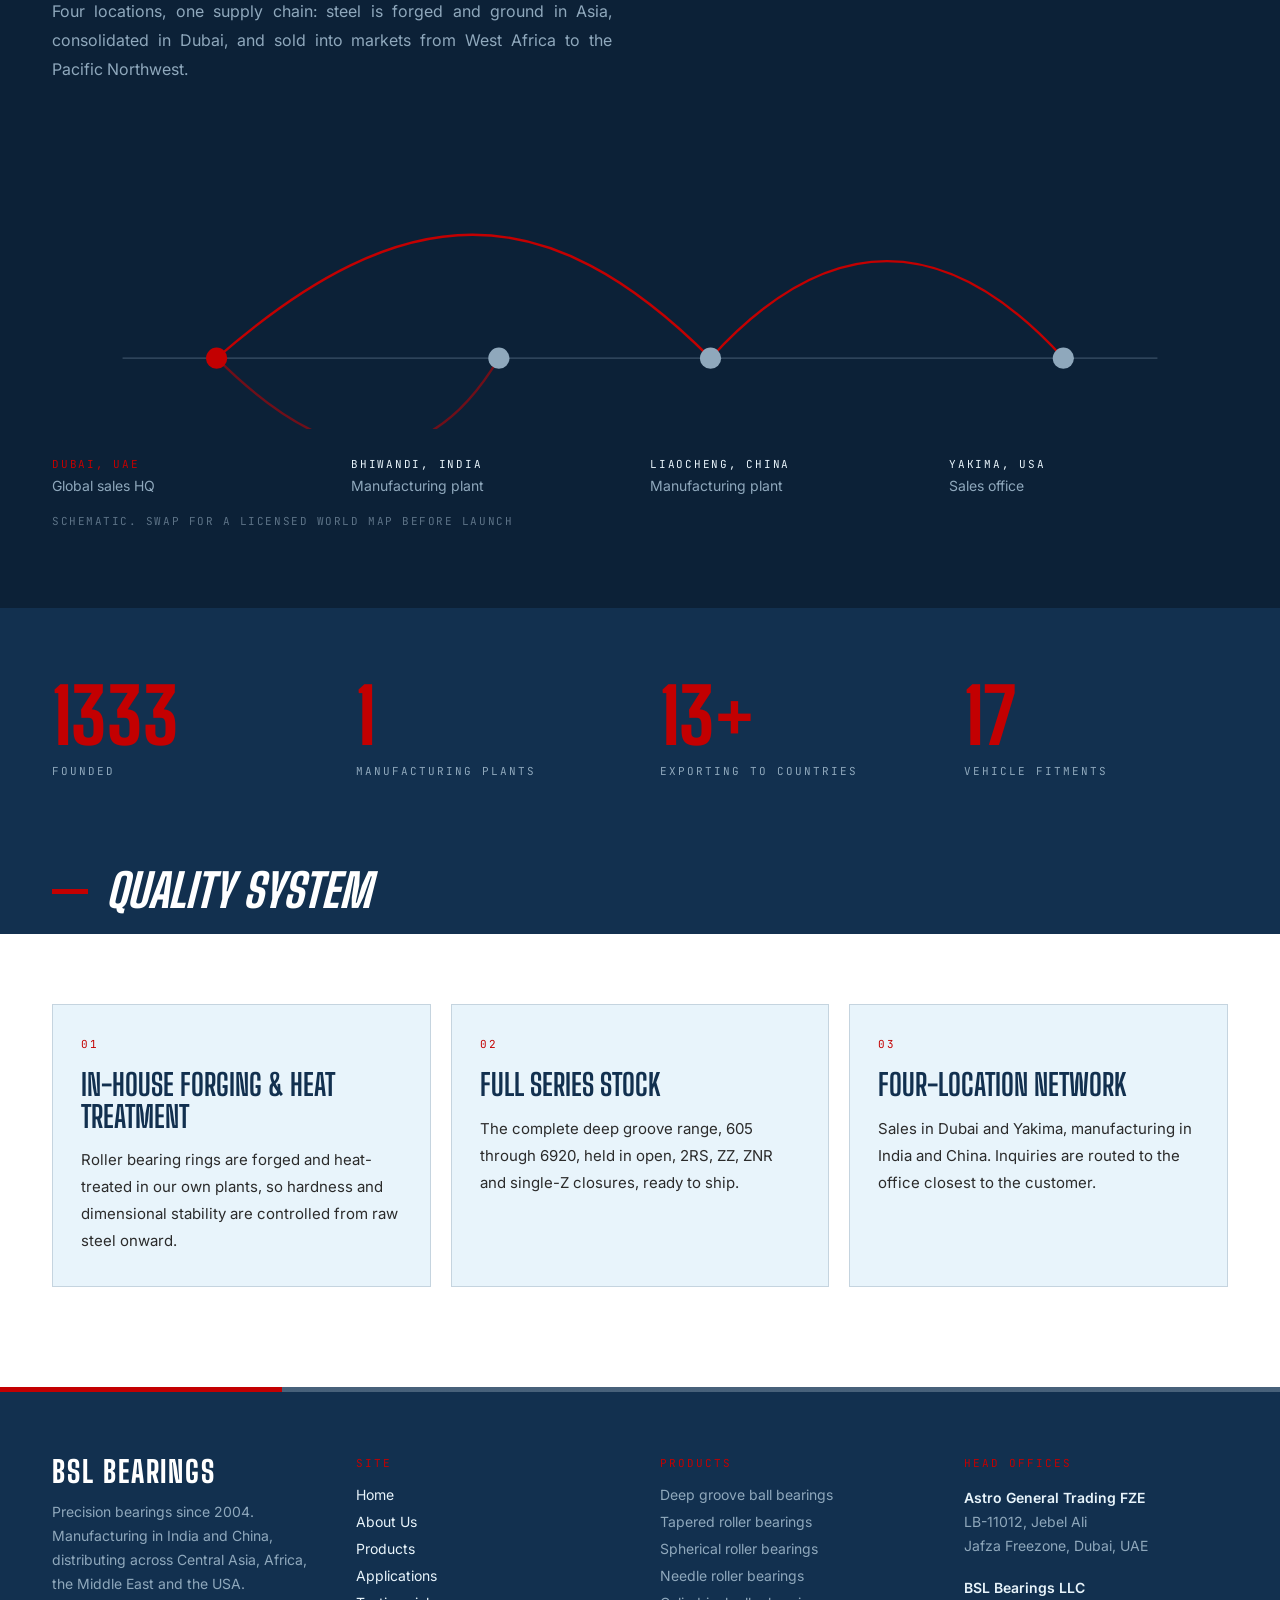
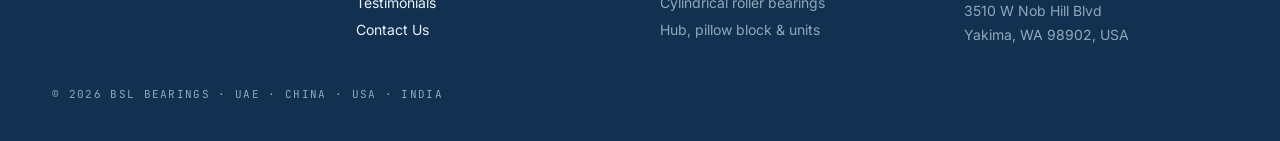
<file: about.html>
<!DOCTYPE html>
<html lang="en">
<head>
<meta charset="utf-8">
<meta name="viewport" content="width=device-width, initial-scale=1">
<title>About Us | BSL Bearings</title>
<meta name="description" content="From a single trading operation in 2004 to two manufacturing plants and a four-location sales network serving Central Asia, Africa, the Middle East and the USA. Forging, heat treatment and final grinding happen under our own roof.">
<link rel="icon" href="favicon.svg" type="image/svg+xml">
<link rel="preconnect" href="https://fonts.gstatic.com" crossorigin>
<link href="https://fonts.googleapis.com/css2?family=Big+Shoulders+Display:wght@500;700;800&family=Inter:wght@400;500;600&family=JetBrains+Mono:wght@400;500&display=swap" rel="stylesheet">
<link rel="stylesheet" href="css/style.css">
</head>
<body>

<!-- @partial header: generated by tools/sync-partials.py, do not edit here -->
<header data-nav="1" class="site-nav">
  <div data-nav-inner="1" class="site-nav-inner">
    <a href="index.html" class="brand">
      <span class="brand-dot"><span></span></span>
      <span class="brand-text">BSL BEARINGS</span>
    </a>
    <nav class="nav-links">
      <a href="index.html" class="nav-link">Home</a>
      <a href="about.html" class="nav-link is-active">About Us</a>
      <a href="products.html" class="nav-link">Products</a>
      <a href="applications.html" class="nav-link">Applications</a>
      <a href="testimonials.html" class="nav-link">Testimonials</a>
      <a href="contact.html" class="nav-link">Contact</a>
      <a href="contact.html" class="btn-quote">Request a quote</a>
    </nav>
  </div>
</header>
<!-- /@partial header -->

<main>

<section style="background:linear-gradient(160deg,#12304F 0%,#0c2137 100%);color:#fff">
  <div style="max-width:1240px;margin:0 auto;padding:80px 32px 90px">
    <div style="opacity:0;animation:bslup .7s cubic-bezier(.16,1,.3,1) .1s forwards;font-family:'JetBrains Mono',monospace;font-size:12px;letter-spacing:.2em;text-transform:uppercase;color:#8FA8BC">About us</div>
    <div style="opacity:0;animation:bslup .7s cubic-bezier(.16,1,.3,1) .2s forwards;width:150px;height:6px;background:#C30001;transform:skewX(-26deg);margin:22px 0 26px"></div>
    <h1 data-split="1" style="margin:0;font-family:'Big Shoulders Display',sans-serif;font-weight:800;font-size:clamp(46px,6.4vw,92px);line-height:.92;text-transform:uppercase;max-width:14ch">A bearing company that owns its steel</h1>
    <p class="justify" style="opacity:0;animation:bslup .7s cubic-bezier(.16,1,.3,1) .6s forwards;margin:28px 0 0;max-width:640px;color:#8FA8BC;font-size:17px;line-height:1.8">From a single trading operation in 2004 to two manufacturing plants and a four-location sales network. Forging, heat treatment and final grinding happen under our own roof.</p>
  </div>
</section>

<div data-reveal="bar" style="opacity:0;transform:scaleX(0);transform-origin:left center;transition:opacity .35s cubic-bezier(.16,1,.3,1),transform .7s cubic-bezier(.16,1,.3,1);background:#12304F;padding:20px 0">
  <div style="max-width:1240px;margin:0 auto;padding:0 32px;display:flex;align-items:center;gap:18px">
    <span style="width:36px;height:5px;background:#C30001;flex:none"></span>
    <h2 data-bar-heading="1" style="opacity:0;transform:translateY(12px);transition:opacity .6s cubic-bezier(.16,1,.3,1),transform .6s cubic-bezier(.16,1,.3,1);margin:0;font-family:'Big Shoulders Display',sans-serif;font-style:italic;font-weight:800;font-size:clamp(28px,3.6vw,48px);line-height:1;text-transform:uppercase;color:#fff">Timeline</h2>
  </div>
</div>

<section style="max-width:1240px;margin:0 auto;padding:70px 32px 90px">
  <div data-timeline="1" data-stagger="1" style="position:relative">
    <div style="position:absolute;left:10px;top:10px;bottom:10px;width:2px;background:rgba(18,48,79,.14)"></div>
    <div data-timeline-line="1" style="position:absolute;left:10px;top:10px;bottom:10px;width:2px;background:#C30001;transform:scaleY(0);transform-origin:top center"></div>

    <div style="position:relative;display:grid;grid-template-columns:22px minmax(0,1fr);gap:32px;padding:0 0 46px">
      <div data-reveal="pop" style="opacity:0;transform:scale(.35);transition:opacity .45s cubic-bezier(.34,1.56,.64,1),transform .6s cubic-bezier(.34,1.56,.64,1);width:22px;height:22px;border-radius:50%;background:#fff;border:4px solid #C30001;margin-top:4px"></div>
      <div data-reveal="up" style="opacity:0;transform:translateY(40px) scale(.97);transition:opacity .7s cubic-bezier(.16,1,.3,1),transform .7s cubic-bezier(.16,1,.3,1);display:grid;grid-template-columns:repeat(auto-fit,minmax(240px,1fr));gap:24px;align-items:start">
        <div>
          <div style="font-family:'JetBrains Mono',monospace;font-size:12px;letter-spacing:.16em;color:#C30001">2004</div>
          <div style="margin-top:10px;font-family:'Big Shoulders Display',sans-serif;font-weight:700;font-size:32px;line-height:1.05;text-transform:uppercase;color:#12304F">BSL Bearings founded</div>
        </div>
        <p style="margin:0;color:#2B2B2B;font-size:15px;line-height:1.85">The company starts trading bearings and builds its first distributor relationships across Central Asia, Africa, the Middle East and the USA.</p>
      </div>
    </div>

    <div style="position:relative;display:grid;grid-template-columns:22px minmax(0,1fr);gap:32px;padding:0 0 46px">
      <div data-reveal="pop" style="opacity:0;transform:scale(.35);transition:opacity .45s cubic-bezier(.34,1.56,.64,1),transform .6s cubic-bezier(.34,1.56,.64,1);width:22px;height:22px;border-radius:50%;background:#fff;border:4px solid #C30001;margin-top:4px"></div>
      <div data-reveal="up" style="opacity:0;transform:translateY(40px) scale(.97);transition:opacity .7s cubic-bezier(.16,1,.3,1),transform .7s cubic-bezier(.16,1,.3,1);display:grid;grid-template-columns:repeat(auto-fit,minmax(240px,1fr));gap:24px;align-items:start">
        <div>
          <div style="font-family:'JetBrains Mono',monospace;font-size:12px;letter-spacing:.16em;color:#C30001">Dubai, UAE</div>
          <div style="margin-top:10px;font-family:'Big Shoulders Display',sans-serif;font-weight:700;font-size:32px;line-height:1.05;text-transform:uppercase;color:#12304F">Global sales HQ</div>
        </div>
        <p style="margin:0;color:#2B2B2B;font-size:15px;line-height:1.85">Global sales are consolidated in Jebel Ali Freezone, Dubai, the shipping and coordination centre for every market we serve.</p>
      </div>
    </div>

    <div style="position:relative;display:grid;grid-template-columns:22px minmax(0,1fr);gap:32px;padding:0 0 46px">
      <div data-reveal="pop" style="opacity:0;transform:scale(.35);transition:opacity .45s cubic-bezier(.34,1.56,.64,1),transform .6s cubic-bezier(.34,1.56,.64,1);width:22px;height:22px;border-radius:50%;background:#fff;border:4px solid #C30001;margin-top:4px"></div>
      <div data-reveal="up" style="opacity:0;transform:translateY(40px) scale(.97);transition:opacity .7s cubic-bezier(.16,1,.3,1),transform .7s cubic-bezier(.16,1,.3,1);display:grid;grid-template-columns:repeat(auto-fit,minmax(240px,1fr));gap:24px;align-items:start">
        <div>
          <div style="font-family:'JetBrains Mono',monospace;font-size:12px;letter-spacing:.16em;color:#C30001">Bhiwandi, India</div>
          <div style="margin-top:10px;font-family:'Big Shoulders Display',sans-serif;font-weight:700;font-size:32px;line-height:1.05;text-transform:uppercase;color:#12304F">Sonale Bearing Engineering Co</div>
        </div>
        <p style="margin:0;color:#2B2B2B;font-size:15px;line-height:1.85">Manufacturing plant producing ball and roller bearings, with forging and heat treatment carried out on site.</p>
      </div>
    </div>

    <div style="position:relative;display:grid;grid-template-columns:22px minmax(0,1fr);gap:32px;padding:0 0 46px">
      <div data-reveal="pop" style="opacity:0;transform:scale(.35);transition:opacity .45s cubic-bezier(.34,1.56,.64,1),transform .6s cubic-bezier(.34,1.56,.64,1);width:22px;height:22px;border-radius:50%;background:#fff;border:4px solid #C30001;margin-top:4px"></div>
      <div data-reveal="up" style="opacity:0;transform:translateY(40px) scale(.97);transition:opacity .7s cubic-bezier(.16,1,.3,1),transform .7s cubic-bezier(.16,1,.3,1);display:grid;grid-template-columns:repeat(auto-fit,minmax(240px,1fr));gap:24px;align-items:start">
        <div>
          <div style="font-family:'JetBrains Mono',monospace;font-size:12px;letter-spacing:.16em;color:#C30001">Liaocheng, China</div>
          <div style="margin-top:10px;font-family:'Big Shoulders Display',sans-serif;font-weight:700;font-size:32px;line-height:1.05;text-transform:uppercase;color:#12304F">Shandong BSL Precision Bearing Co</div>
        </div>
        <p style="margin:0;color:#2B2B2B;font-size:15px;line-height:1.85">Second plant in Shandong province, adding capacity across the deep groove ball bearing series range.</p>
      </div>
    </div>

    <div style="position:relative;display:grid;grid-template-columns:22px minmax(0,1fr);gap:32px;padding:0 0 46px">
      <div data-reveal="pop" style="opacity:0;transform:scale(.35);transition:opacity .45s cubic-bezier(.34,1.56,.64,1),transform .6s cubic-bezier(.34,1.56,.64,1);width:22px;height:22px;border-radius:50%;background:#fff;border:4px solid #C30001;margin-top:4px"></div>
      <div data-reveal="up" style="opacity:0;transform:translateY(40px) scale(.97);transition:opacity .7s cubic-bezier(.16,1,.3,1),transform .7s cubic-bezier(.16,1,.3,1);display:grid;grid-template-columns:repeat(auto-fit,minmax(240px,1fr));gap:24px;align-items:start">
        <div>
          <div style="font-family:'JetBrains Mono',monospace;font-size:12px;letter-spacing:.16em;color:#C30001">Yakima, USA</div>
          <div style="margin-top:10px;font-family:'Big Shoulders Display',sans-serif;font-weight:700;font-size:32px;line-height:1.05;text-transform:uppercase;color:#12304F">BSL Bearings LLC</div>
        </div>
        <p style="margin:0;color:#2B2B2B;font-size:15px;line-height:1.85">BSL Bearings LLC. Sales office at 3510 W Nob Hill Blvd, Yakima, WA 98902, serving North, Central and South American markets.</p>
      </div>
    </div>
  </div>
</section>

<div data-reveal="bar" style="opacity:0;transform:scaleX(0);transform-origin:left center;transition:opacity .35s cubic-bezier(.16,1,.3,1),transform .7s cubic-bezier(.16,1,.3,1);background:#12304F;padding:20px 0">
  <div style="max-width:1240px;margin:0 auto;padding:0 32px;display:flex;align-items:center;gap:18px">
    <span style="width:36px;height:5px;background:#C30001;flex:none"></span>
    <h2 data-bar-heading="1" style="opacity:0;transform:translateY(12px);transition:opacity .6s cubic-bezier(.16,1,.3,1),transform .6s cubic-bezier(.16,1,.3,1);margin:0;font-family:'Big Shoulders Display',sans-serif;font-style:italic;font-weight:800;font-size:clamp(28px,3.6vw,48px);line-height:1;text-transform:uppercase;color:#fff">Network</h2>
  </div>
</div>

<section style="background:#0c2137;color:#fff">
  <div style="max-width:1240px;margin:0 auto;padding:70px 32px 80px">
    <p class="justify" style="margin:0 0 40px;max-width:560px;color:#8FA8BC;font-size:16px;line-height:1.8">Four locations, one supply chain: steel is forged and ground in Asia, consolidated in Dubai, and sold into markets from West Africa to the Pacific Northwest.</p>
    <div data-reveal="up" data-draw="1" style="opacity:0;transform:translateY(40px) scale(.97);transition:opacity .7s cubic-bezier(.16,1,.3,1),transform .7s cubic-bezier(.16,1,.3,1)">
      <!-- TODO (LAUNCH BLOCKER): this is a schematic, not a real map. Replace with a
           licensed world map before launch, or keep it clearly labelled as a diagram. -->
      <svg viewBox="0 0 1000 260" style="width:100%;height:auto" aria-label="Schematic of BSL locations and routes">
        <line x1="60" y1="200" x2="940" y2="200" stroke="rgba(143,168,188,.35)" stroke-width="1"></line>
        <path d="M140 200 C 300 60, 420 60, 560 200" fill="none" stroke="#C30001" stroke-width="2"></path>
        <path d="M560 200 C 660 90, 760 90, 860 200" fill="none" stroke="#C30001" stroke-width="2"></path>
        <path d="M140 200 C 240 300, 320 300, 380 200" fill="none" stroke="rgba(195,0,1,.55)" stroke-width="2"></path>
        <circle cx="140" cy="200" r="9" fill="#C30001"></circle>
        <circle cx="380" cy="200" r="9" fill="#8FA8BC"></circle>
        <circle cx="560" cy="200" r="9" fill="#8FA8BC"></circle>
        <circle cx="860" cy="200" r="9" fill="#8FA8BC"></circle>
      </svg>
      <div style="display:grid;grid-template-columns:repeat(auto-fit,minmax(160px,1fr));gap:20px;margin-top:24px">
        <div><div style="font-family:'JetBrains Mono',monospace;font-size:11px;letter-spacing:.16em;text-transform:uppercase;color:#C30001">Dubai, UAE</div><div style="margin-top:6px;color:#8FA8BC;font-size:14px">Global sales HQ</div></div>
        <div><div style="font-family:'JetBrains Mono',monospace;font-size:11px;letter-spacing:.16em;text-transform:uppercase;color:#E8F4FB">Bhiwandi, India</div><div style="margin-top:6px;color:#8FA8BC;font-size:14px">Manufacturing plant</div></div>
        <div><div style="font-family:'JetBrains Mono',monospace;font-size:11px;letter-spacing:.16em;text-transform:uppercase;color:#E8F4FB">Liaocheng, China</div><div style="margin-top:6px;color:#8FA8BC;font-size:14px">Manufacturing plant</div></div>
        <div><div style="font-family:'JetBrains Mono',monospace;font-size:11px;letter-spacing:.16em;text-transform:uppercase;color:#E8F4FB">Yakima, USA</div><div style="margin-top:6px;color:#8FA8BC;font-size:14px">Sales office</div></div>
      </div>
      <div style="margin-top:20px;font-family:'JetBrains Mono',monospace;font-size:11px;letter-spacing:.14em;text-transform:uppercase;color:#5d7387">Schematic. Swap for a licensed world map before launch</div>
    </div>
  </div>
</section>

<section style="background:#12304F">
  <div data-stagger="1" style="max-width:1240px;margin:0 auto;padding:70px 32px;display:grid;grid-template-columns:repeat(auto-fit,minmax(170px,1fr));gap:40px">
    <div data-reveal="up" style="opacity:0;transform:translateY(40px) scale(.97);transition:opacity .7s cubic-bezier(.16,1,.3,1),transform .7s cubic-bezier(.16,1,.3,1)">
      <div style="font-family:'Big Shoulders Display',sans-serif;font-weight:800;font-size:clamp(48px,6vw,76px);line-height:1;color:#C30001"><span data-count="2004">2004</span></div>
      <div style="margin-top:10px;font-family:'JetBrains Mono',monospace;font-size:11px;letter-spacing:.18em;text-transform:uppercase;color:#8FA8BC">Founded</div>
    </div>
    <div data-reveal="up" style="opacity:0;transform:translateY(40px) scale(.97);transition:opacity .7s cubic-bezier(.16,1,.3,1),transform .7s cubic-bezier(.16,1,.3,1)">
      <div style="font-family:'Big Shoulders Display',sans-serif;font-weight:800;font-size:clamp(48px,6vw,76px);line-height:1;color:#C30001"><span data-count="2">2</span></div>
      <div style="margin-top:10px;font-family:'JetBrains Mono',monospace;font-size:11px;letter-spacing:.18em;text-transform:uppercase;color:#8FA8BC">Manufacturing plants</div>
    </div>
    <div data-reveal="up" style="opacity:0;transform:translateY(40px) scale(.97);transition:opacity .7s cubic-bezier(.16,1,.3,1),transform .7s cubic-bezier(.16,1,.3,1)">
      <div style="font-family:'Big Shoulders Display',sans-serif;font-weight:800;font-size:clamp(48px,6vw,76px);line-height:1;color:#C30001"><span data-count="20">20</span><span aria-hidden="true">+</span></div>
      <div style="margin-top:10px;font-family:'JetBrains Mono',monospace;font-size:11px;letter-spacing:.18em;text-transform:uppercase;color:#8FA8BC">Exporting to countries</div>
    </div>
    <div data-reveal="up" style="opacity:0;transform:translateY(40px) scale(.97);transition:opacity .7s cubic-bezier(.16,1,.3,1),transform .7s cubic-bezier(.16,1,.3,1)">
      <div style="font-family:'Big Shoulders Display',sans-serif;font-weight:800;font-size:clamp(48px,6vw,76px);line-height:1;color:#C30001"><span data-count="25">25</span></div>
      <div style="margin-top:10px;font-family:'JetBrains Mono',monospace;font-size:11px;letter-spacing:.18em;text-transform:uppercase;color:#8FA8BC">Vehicle fitments</div>
    </div>
  </div>
</section>

<div data-reveal="bar" style="opacity:0;transform:scaleX(0);transform-origin:left center;transition:opacity .35s cubic-bezier(.16,1,.3,1),transform .7s cubic-bezier(.16,1,.3,1);background:#12304F;padding:20px 0">
  <div style="max-width:1240px;margin:0 auto;padding:0 32px;display:flex;align-items:center;gap:18px">
    <span style="width:36px;height:5px;background:#C30001;flex:none"></span>
    <h2 data-bar-heading="1" style="opacity:0;transform:translateY(12px);transition:opacity .6s cubic-bezier(.16,1,.3,1),transform .6s cubic-bezier(.16,1,.3,1);margin:0;font-family:'Big Shoulders Display',sans-serif;font-style:italic;font-weight:800;font-size:clamp(28px,3.6vw,48px);line-height:1;text-transform:uppercase;color:#fff">Quality system</h2>
  </div>
</div>

<section style="max-width:1240px;margin:0 auto;padding:70px 32px 100px">
  <div data-stagger="1" style="display:grid;grid-template-columns:repeat(auto-fit,minmax(280px,1fr));gap:20px">
    <div data-reveal="up" data-tilt="1" class="card-hover" style="opacity:0;transform:translateY(40px) scale(.97);position:relative;overflow:hidden;border:1px solid rgba(18,48,79,.16);background:#E8F4FB;padding:32px 28px">
      <span data-specular="1" style="position:absolute;inset:0;opacity:0;transition:opacity .3s ease;pointer-events:none"></span>
      <div style="font-family:'JetBrains Mono',monospace;font-size:11px;letter-spacing:.18em;text-transform:uppercase;color:#C30001">01</div>
      <div style="margin-top:18px;font-family:'Big Shoulders Display',sans-serif;font-weight:700;font-size:30px;line-height:1.05;text-transform:uppercase;color:#12304F">In-house forging &amp; heat treatment</div>
      <p style="margin:14px 0 0;color:#2B2B2B;font-size:15px;line-height:1.8">Roller bearing rings are forged and heat-treated in our own plants, so hardness and dimensional stability are controlled from raw steel onward.</p>
    </div>
    <div data-reveal="up" data-tilt="1" class="card-hover" style="opacity:0;transform:translateY(40px) scale(.97);position:relative;overflow:hidden;border:1px solid rgba(18,48,79,.16);background:#E8F4FB;padding:32px 28px">
      <span data-specular="1" style="position:absolute;inset:0;opacity:0;transition:opacity .3s ease;pointer-events:none"></span>
      <div style="font-family:'JetBrains Mono',monospace;font-size:11px;letter-spacing:.18em;text-transform:uppercase;color:#C30001">02</div>
      <div style="margin-top:18px;font-family:'Big Shoulders Display',sans-serif;font-weight:700;font-size:30px;line-height:1.05;text-transform:uppercase;color:#12304F">Full series stock</div>
      <p style="margin:14px 0 0;color:#2B2B2B;font-size:15px;line-height:1.8">The complete deep groove range, 605 through 6920, held in open, 2RS, ZZ, ZNR and single-Z closures, ready to ship.</p>
    </div>
    <div data-reveal="up" data-tilt="1" class="card-hover" style="opacity:0;transform:translateY(40px) scale(.97);position:relative;overflow:hidden;border:1px solid rgba(18,48,79,.16);background:#E8F4FB;padding:32px 28px">
      <span data-specular="1" style="position:absolute;inset:0;opacity:0;transition:opacity .3s ease;pointer-events:none"></span>
      <div style="font-family:'JetBrains Mono',monospace;font-size:11px;letter-spacing:.18em;text-transform:uppercase;color:#C30001">03</div>
      <div style="margin-top:18px;font-family:'Big Shoulders Display',sans-serif;font-weight:700;font-size:30px;line-height:1.05;text-transform:uppercase;color:#12304F">Four-location network</div>
      <p style="margin:14px 0 0;color:#2B2B2B;font-size:15px;line-height:1.8">Sales in Dubai and Yakima, manufacturing in India and China. Inquiries are routed to the office closest to the customer.</p>
    </div>
  </div>
</section>

</main>

<!-- @partial footer: generated by tools/sync-partials.py, do not edit here -->
<footer class="site-footer">
  <div class="stripe"></div>
  <div class="footer-grid">
    <div>
      <div class="footer-brand">BSL BEARINGS</div>
      <p style="margin:14px 0 0;color:#8FA8BC;font-size:14px;line-height:1.7;max-width:260px">Precision bearings since 2004. Manufacturing in India and China, distributing across Central Asia, Africa, the Middle East and the USA.</p>
    </div>
    <div>
      <div class="footer-col-title">Site</div>
      <div class="footer-links">
        <a href="index.html" class="footer-link">Home</a>
        <a href="about.html" class="footer-link">About Us</a>
        <a href="products.html" class="footer-link">Products</a>
        <a href="applications.html" class="footer-link">Applications</a>
        <a href="testimonials.html" class="footer-link">Testimonials</a>
        <a href="contact.html" class="footer-link">Contact Us</a>
      </div>
    </div>
    <div>
      <div class="footer-col-title">Products</div>
      <div style="display:flex;flex-direction:column;gap:10px;color:#8FA8BC;font-size:14px">
        <span>Deep groove ball bearings</span>
        <span>Tapered roller bearings</span>
        <span>Spherical roller bearings</span>
        <span>Needle roller bearings</span>
        <span>Cylindrical roller bearings</span>
        <span>Hub, pillow block &amp; units</span>
      </div>
    </div>
    <div>
      <div class="footer-col-title">Head offices</div>
      <p style="margin:0;color:#8FA8BC;font-size:14px;line-height:1.7"><strong style="color:#E8F4FB;font-weight:600">Astro General Trading FZE</strong><br>LB-11012, Jebel Ali<br>Jafza Freezone, Dubai, UAE</p>
      <p style="margin:18px 0 0;color:#8FA8BC;font-size:14px;line-height:1.7"><strong style="color:#E8F4FB;font-weight:600">BSL Bearings LLC</strong><br>3510 W Nob Hill Blvd<br>Yakima, WA 98902, USA</p>
    </div>
  </div>
  <div class="footer-bottom">
    <span>© 2026 BSL Bearings · UAE · China · USA · India</span>
  </div>
</footer>
<!-- /@partial footer -->

<script type="module" src="js/site.js"></script>
</body>
</html>
</file>
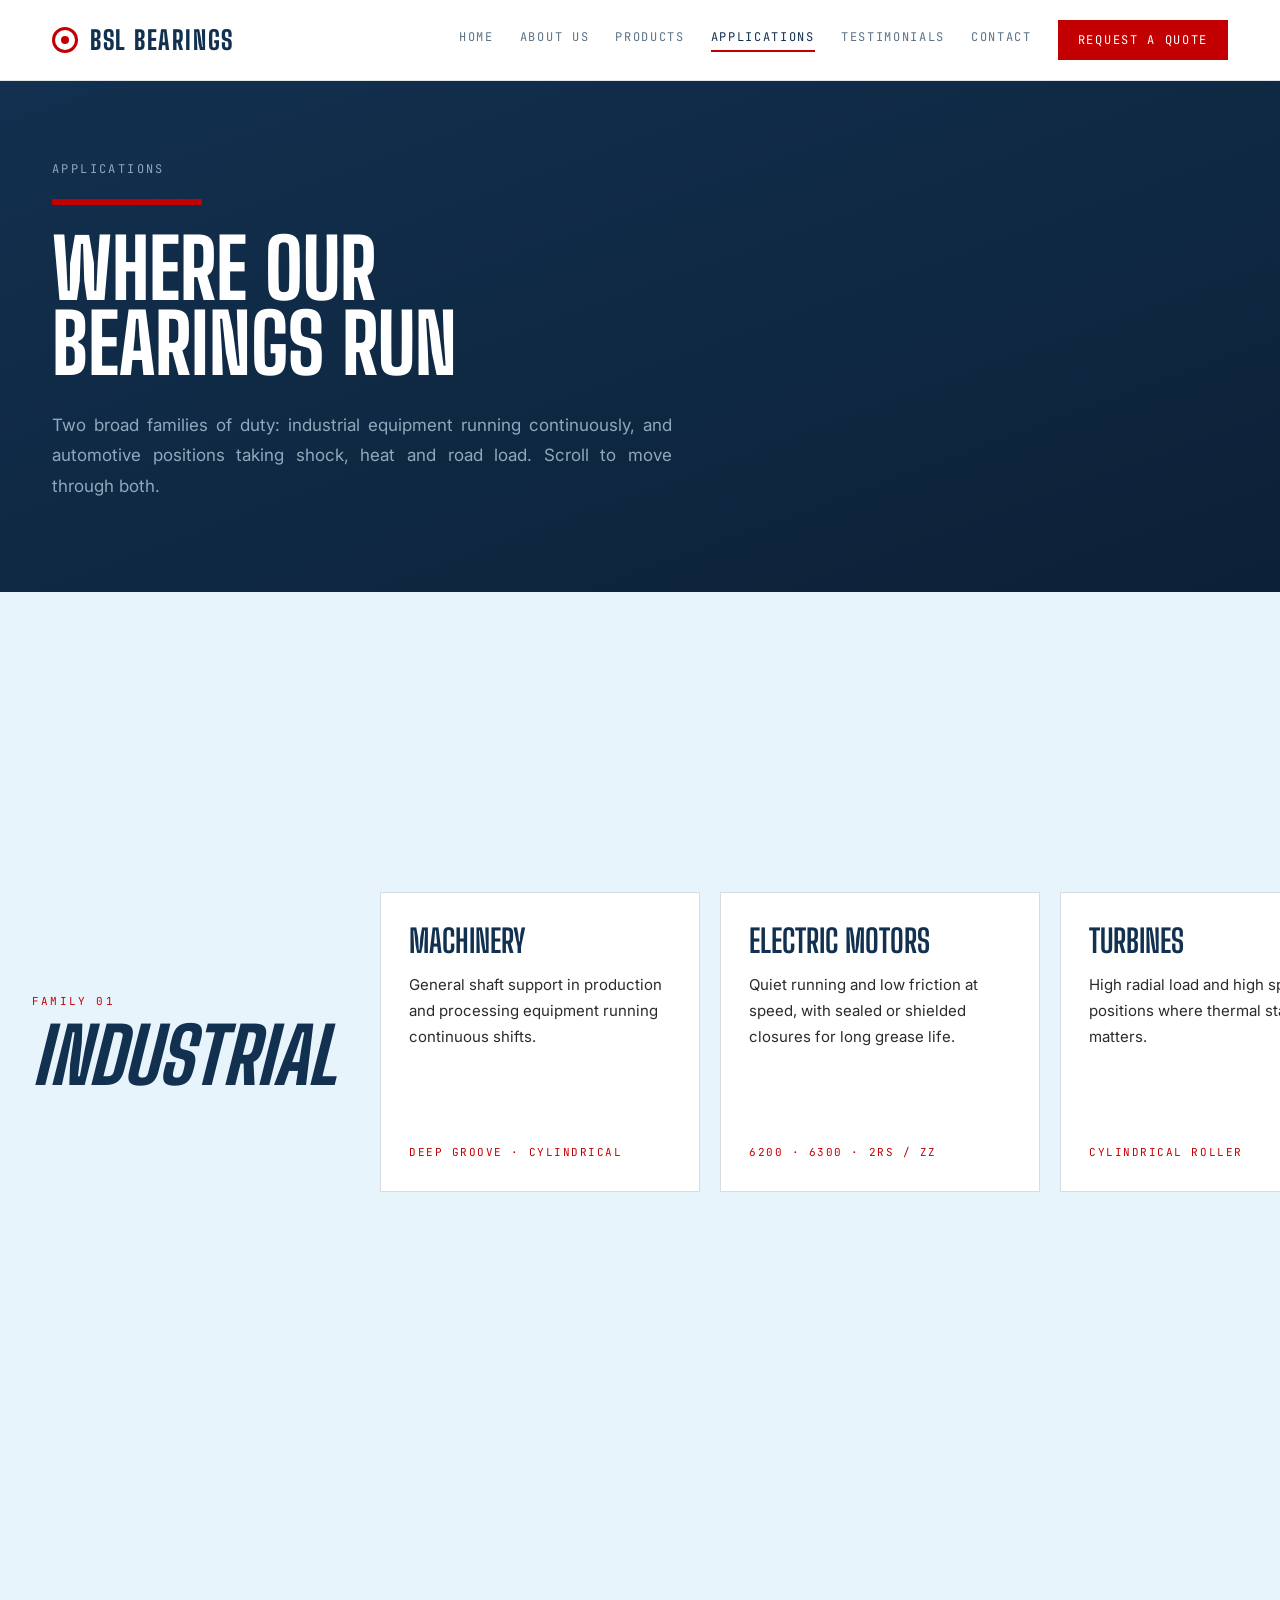
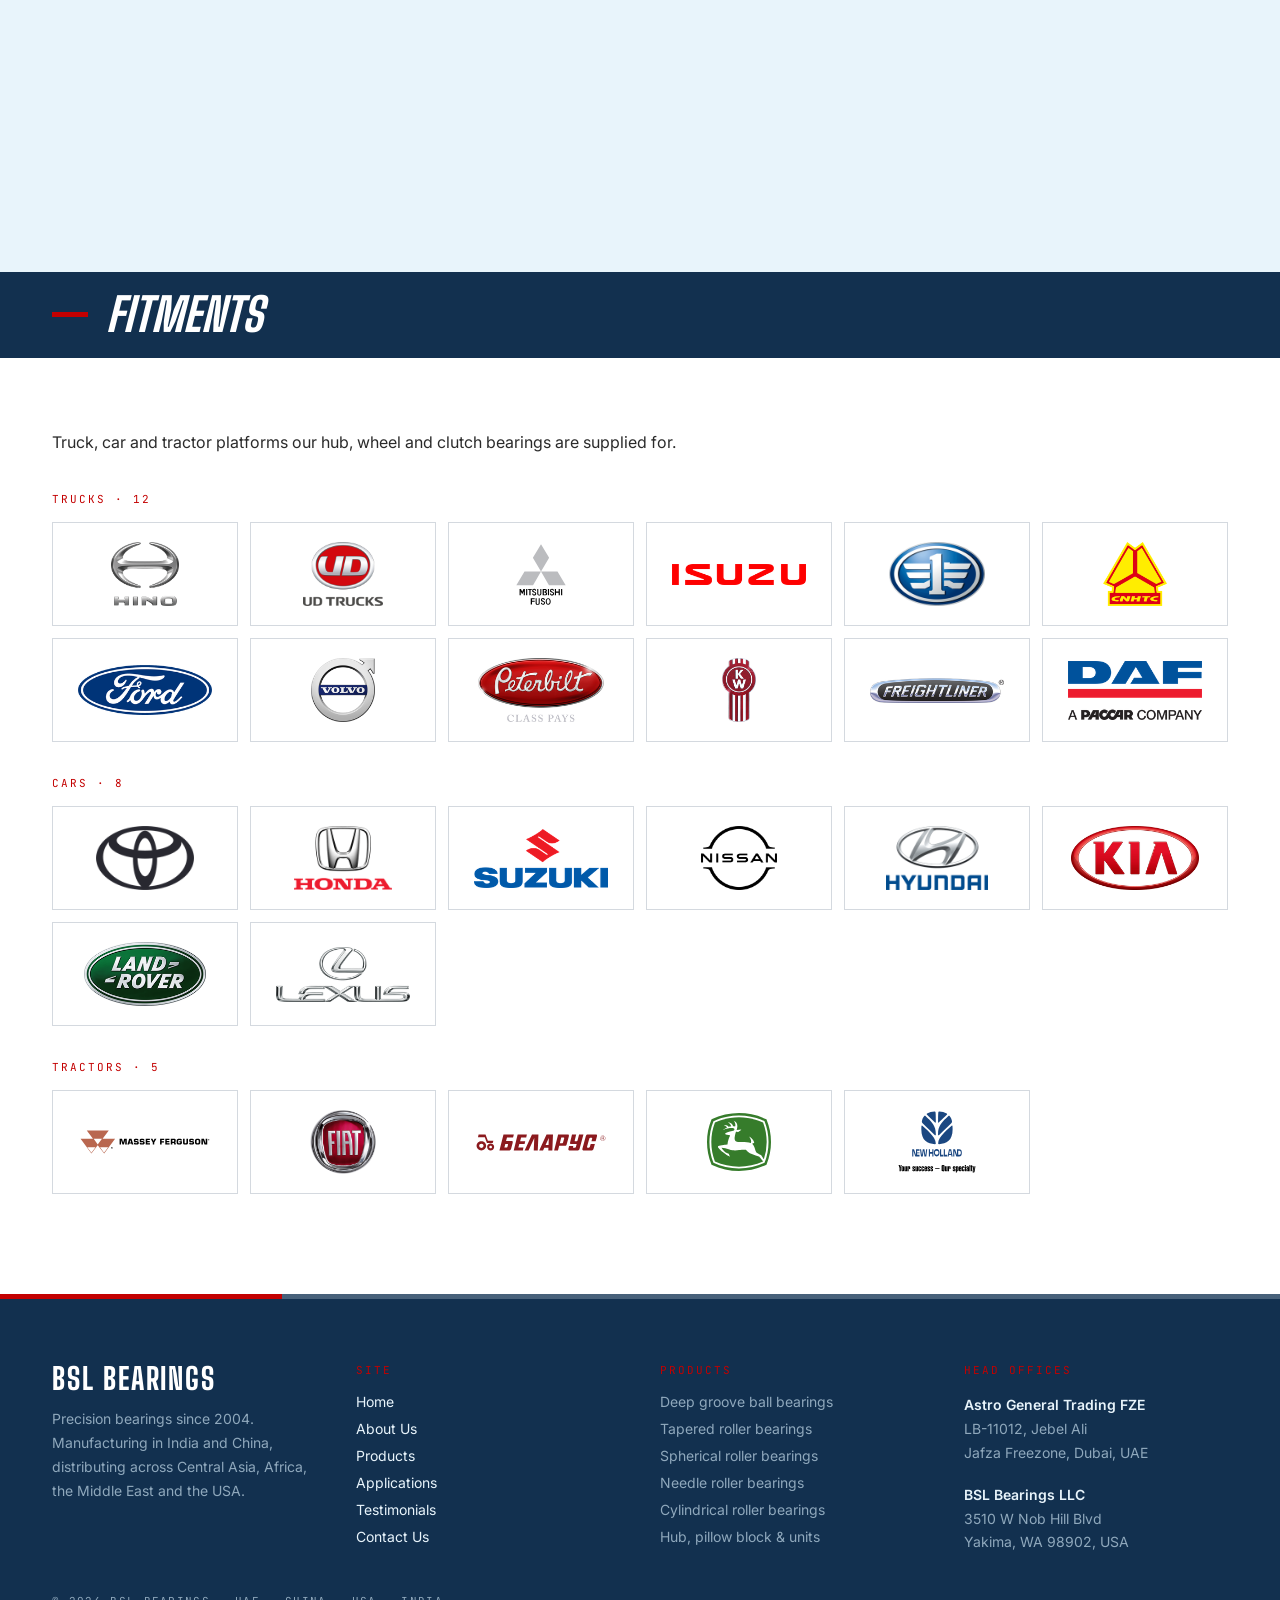
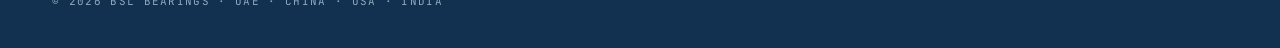
<file: applications.html>
<!DOCTYPE html>
<html lang="en">
<head>
<meta charset="utf-8">
<meta name="viewport" content="width=device-width, initial-scale=1">
<title>Applications | BSL Bearings</title>
<meta name="description" content="Two broad families of duty: industrial equipment running continuously, and automotive positions taking shock, heat and road load.">
<link rel="icon" href="favicon.svg" type="image/svg+xml">
<link rel="preconnect" href="https://fonts.gstatic.com" crossorigin>
<link href="https://fonts.googleapis.com/css2?family=Big+Shoulders+Display:wght@500;700;800&family=Inter:wght@400;500;600&family=JetBrains+Mono:wght@400;500&display=swap" rel="stylesheet">
<link rel="stylesheet" href="css/style.css">
</head>
<body>

<!-- @partial header: generated by tools/sync-partials.py, do not edit here -->
<header data-nav="1" class="site-nav">
  <div data-nav-inner="1" class="site-nav-inner">
    <a href="index.html" class="brand">
      <span class="brand-dot"><span></span></span>
      <span class="brand-text">BSL BEARINGS</span>
    </a>
    <nav class="nav-links">
      <a href="index.html" class="nav-link">Home</a>
      <a href="about.html" class="nav-link">About Us</a>
      <a href="products.html" class="nav-link">Products</a>
      <a href="applications.html" class="nav-link is-active">Applications</a>
      <a href="testimonials.html" class="nav-link">Testimonials</a>
      <a href="contact.html" class="nav-link">Contact</a>
      <a href="contact.html" class="btn-quote">Request a quote</a>
    </nav>
  </div>
</header>
<!-- /@partial header -->

<main>

<section style="background:linear-gradient(160deg,#12304F 0%,#0c2137 100%);color:#fff">
  <div style="max-width:1240px;margin:0 auto;padding:80px 32px 90px">
    <div style="opacity:0;animation:bslup .7s cubic-bezier(.16,1,.3,1) .1s forwards;font-family:'JetBrains Mono',monospace;font-size:12px;letter-spacing:.2em;text-transform:uppercase;color:#8FA8BC">Applications</div>
    <div style="opacity:0;animation:bslup .7s cubic-bezier(.16,1,.3,1) .2s forwards;width:150px;height:6px;background:#C30001;transform:skewX(-26deg);margin:22px 0 26px"></div>
    <h1 data-split="1" style="margin:0;font-family:'Big Shoulders Display',sans-serif;font-weight:800;font-size:clamp(46px,6.4vw,92px);line-height:.92;text-transform:uppercase;max-width:11ch">Where our bearings run</h1>
    <p class="justify" style="opacity:0;animation:bslup .7s cubic-bezier(.16,1,.3,1) .6s forwards;margin:28px 0 0;max-width:620px;color:#8FA8BC;font-size:17px;line-height:1.8">Two broad families of duty: industrial equipment running continuously, and automotive positions taking shock, heat and road load. Scroll to move through both.</p>
  </div>
</section>

<section data-hscroll="1" style="position:relative;height:320vh;background:#E8F4FB">
  <div style="position:sticky;top:0;height:100vh;overflow:hidden;display:flex;align-items:center">
    <div data-hscroll-track="1" style="display:flex;gap:20px;padding:0 32px;will-change:transform">
      <div class="hscroll-title">
        <div style="font-family:'JetBrains Mono',monospace;font-size:11px;letter-spacing:.2em;text-transform:uppercase;color:#C30001">Family 01</div>
        <div class="hscroll-title-text">Industrial</div>
      </div>

      <div class="card-hover" style="flex:none;width:min(74vw,320px);background:#fff;border:1px solid rgba(18,48,79,.16);padding:32px 28px;min-height:300px;display:flex;flex-direction:column;justify-content:space-between">
        <div>
          <div style="font-family:'Big Shoulders Display',sans-serif;font-weight:700;font-size:32px;line-height:1.02;text-transform:uppercase;color:#12304F">Machinery</div>
          <p style="margin:14px 0 0;color:#2B2B2B;font-size:15px;line-height:1.75">General shaft support in production and processing equipment running continuous shifts.</p>
        </div>
        <div style="margin-top:24px;font-family:'JetBrains Mono',monospace;font-size:11px;letter-spacing:.14em;text-transform:uppercase;color:#C30001">Deep groove · cylindrical</div>
      </div>
      <div class="card-hover" style="flex:none;width:min(74vw,320px);background:#fff;border:1px solid rgba(18,48,79,.16);padding:32px 28px;min-height:300px;display:flex;flex-direction:column;justify-content:space-between">
        <div>
          <div style="font-family:'Big Shoulders Display',sans-serif;font-weight:700;font-size:32px;line-height:1.02;text-transform:uppercase;color:#12304F">Electric motors</div>
          <p style="margin:14px 0 0;color:#2B2B2B;font-size:15px;line-height:1.75">Quiet running and low friction at speed, with sealed or shielded closures for long grease life.</p>
        </div>
        <div style="margin-top:24px;font-family:'JetBrains Mono',monospace;font-size:11px;letter-spacing:.14em;text-transform:uppercase;color:#C30001">6200 · 6300 · 2RS / ZZ</div>
      </div>
      <div class="card-hover" style="flex:none;width:min(74vw,320px);background:#fff;border:1px solid rgba(18,48,79,.16);padding:32px 28px;min-height:300px;display:flex;flex-direction:column;justify-content:space-between">
        <div>
          <div style="font-family:'Big Shoulders Display',sans-serif;font-weight:700;font-size:32px;line-height:1.02;text-transform:uppercase;color:#12304F">Turbines</div>
          <p style="margin:14px 0 0;color:#2B2B2B;font-size:15px;line-height:1.75">High radial load and high speed positions where thermal stability matters.</p>
        </div>
        <div style="margin-top:24px;font-family:'JetBrains Mono',monospace;font-size:11px;letter-spacing:.14em;text-transform:uppercase;color:#C30001">Cylindrical roller</div>
      </div>
      <div class="card-hover" style="flex:none;width:min(74vw,320px);background:#fff;border:1px solid rgba(18,48,79,.16);padding:32px 28px;min-height:300px;display:flex;flex-direction:column;justify-content:space-between">
        <div>
          <div style="font-family:'Big Shoulders Display',sans-serif;font-weight:700;font-size:32px;line-height:1.02;text-transform:uppercase;color:#12304F">Conveyors</div>
          <p style="margin:14px 0 0;color:#2B2B2B;font-size:15px;line-height:1.75">Housed units and inserts for idlers, drive pulleys and take-up positions.</p>
        </div>
        <div style="margin-top:24px;font-family:'JetBrains Mono',monospace;font-size:11px;letter-spacing:.14em;text-transform:uppercase;color:#C30001">Pillow block units</div>
      </div>
      <div class="card-hover" style="flex:none;width:min(74vw,320px);background:#fff;border:1px solid rgba(18,48,79,.16);padding:32px 28px;min-height:300px;display:flex;flex-direction:column;justify-content:space-between">
        <div>
          <div style="font-family:'Big Shoulders Display',sans-serif;font-weight:700;font-size:32px;line-height:1.02;text-transform:uppercase;color:#12304F">Waterjet</div>
          <p style="margin:14px 0 0;color:#2B2B2B;font-size:15px;line-height:1.75">High pressure pump assemblies with tight tolerance and contamination sealing.</p>
        </div>
        <div style="margin-top:24px;font-family:'JetBrains Mono',monospace;font-size:11px;letter-spacing:.14em;text-transform:uppercase;color:#C30001">Deep groove · 2RS</div>
      </div>
      <div class="card-hover" style="flex:none;width:min(74vw,320px);background:#fff;border:1px solid rgba(18,48,79,.16);padding:32px 28px;min-height:300px;display:flex;flex-direction:column;justify-content:space-between">
        <div>
          <div style="font-family:'Big Shoulders Display',sans-serif;font-weight:700;font-size:32px;line-height:1.02;text-transform:uppercase;color:#12304F">Looms</div>
          <p style="margin:14px 0 0;color:#2B2B2B;font-size:15px;line-height:1.75">Textile loom bearings running at speed under vibration and lint contamination.</p>
        </div>
        <div style="margin-top:24px;font-family:'JetBrains Mono',monospace;font-size:11px;letter-spacing:.14em;text-transform:uppercase;color:#C30001">Loom bearings</div>
      </div>

      <div class="hscroll-title">
        <div style="font-family:'JetBrains Mono',monospace;font-size:11px;letter-spacing:.2em;text-transform:uppercase;color:#C30001">Family 02</div>
        <div class="hscroll-title-text">Automotive</div>
      </div>

      <div class="auto-card" style="flex:none;width:min(74vw,320px);background:#12304F;color:#fff;padding:32px 28px;min-height:300px;display:flex;flex-direction:column;justify-content:space-between;transition:background-color .35s ease">
        <div>
          <div style="font-family:'Big Shoulders Display',sans-serif;font-weight:700;font-size:32px;line-height:1.02;text-transform:uppercase;color:#fff">Hub bearings</div>
          <p style="margin:14px 0 0;color:#8FA8BC;font-size:15px;line-height:1.75">Wheel hub assemblies for trucks, passenger cars and tractors.</p>
        </div>
        <div style="margin-top:24px;font-family:'JetBrains Mono',monospace;font-size:11px;letter-spacing:.14em;text-transform:uppercase;color:#C30001">Hub ball · tapered</div>
      </div>
      <div class="auto-card" style="flex:none;width:min(74vw,320px);background:#12304F;color:#fff;padding:32px 28px;min-height:300px;display:flex;flex-direction:column;justify-content:space-between;transition:background-color .35s ease">
        <div>
          <div style="font-family:'Big Shoulders Display',sans-serif;font-weight:700;font-size:32px;line-height:1.02;text-transform:uppercase;color:#fff">Wheel bearings</div>
          <p style="margin:14px 0 0;color:#8FA8BC;font-size:15px;line-height:1.75">Front and rear wheel positions taking combined radial and axial road load.</p>
        </div>
        <div style="margin-top:24px;font-family:'JetBrains Mono',monospace;font-size:11px;letter-spacing:.14em;text-transform:uppercase;color:#C30001">Tapered roller</div>
      </div>
      <div class="auto-card" style="flex:none;width:min(74vw,320px);background:#12304F;color:#fff;padding:32px 28px;min-height:300px;display:flex;flex-direction:column;justify-content:space-between;transition:background-color .35s ease">
        <div>
          <div style="font-family:'Big Shoulders Display',sans-serif;font-weight:700;font-size:32px;line-height:1.02;text-transform:uppercase;color:#fff">Clutch bearings</div>
          <p style="margin:14px 0 0;color:#8FA8BC;font-size:15px;line-height:1.75">Clutch release positions subject to intermittent thrust and heat.</p>
        </div>
        <div style="margin-top:24px;font-family:'JetBrains Mono',monospace;font-size:11px;letter-spacing:.14em;text-transform:uppercase;color:#C30001">Hub ball</div>
      </div>
      <div class="auto-card" style="flex:none;width:min(74vw,320px);background:#12304F;color:#fff;padding:32px 28px;min-height:300px;display:flex;flex-direction:column;justify-content:space-between;transition:background-color .35s ease">
        <div>
          <div style="font-family:'Big Shoulders Display',sans-serif;font-weight:700;font-size:32px;line-height:1.02;text-transform:uppercase;color:#fff">Gearbox bearings</div>
          <p style="margin:14px 0 0;color:#8FA8BC;font-size:15px;line-height:1.75">Shaft support inside manual and auxiliary transmissions.</p>
        </div>
        <div style="margin-top:24px;font-family:'JetBrains Mono',monospace;font-size:11px;letter-spacing:.14em;text-transform:uppercase;color:#C30001">Cylindrical · tapered</div>
      </div>
      <div class="auto-card" style="flex:none;width:min(74vw,320px);background:#12304F;color:#fff;padding:32px 28px;min-height:300px;display:flex;flex-direction:column;justify-content:space-between;transition:background-color .35s ease">
        <div>
          <div style="font-family:'Big Shoulders Display',sans-serif;font-weight:700;font-size:32px;line-height:1.02;text-transform:uppercase;color:#fff">Pinion bearings</div>
          <p style="margin:14px 0 0;color:#8FA8BC;font-size:15px;line-height:1.75">Differential pinion positions carrying high torque and axial thrust.</p>
        </div>
        <div style="margin-top:24px;font-family:'JetBrains Mono',monospace;font-size:11px;letter-spacing:.14em;text-transform:uppercase;color:#C30001">Tapered roller</div>
      </div>
      <div class="auto-card" style="flex:none;width:min(74vw,320px);background:#12304F;color:#fff;padding:32px 28px;min-height:300px;display:flex;flex-direction:column;justify-content:space-between;transition:background-color .35s ease">
        <div>
          <div style="font-family:'Big Shoulders Display',sans-serif;font-weight:700;font-size:32px;line-height:1.02;text-transform:uppercase;color:#fff">Water pump bearings</div>
          <p style="margin:14px 0 0;color:#8FA8BC;font-size:15px;line-height:1.75">Coolant pump shafts operating hot with sealed lubrication.</p>
        </div>
        <div style="margin-top:24px;font-family:'JetBrains Mono',monospace;font-size:11px;letter-spacing:.14em;text-transform:uppercase;color:#C30001">Deep groove · 2RS</div>
      </div>
    </div>
  </div>
</section>

<div data-reveal="bar" style="opacity:0;transform:scaleX(0);transform-origin:left center;transition:opacity .35s cubic-bezier(.16,1,.3,1),transform .7s cubic-bezier(.16,1,.3,1);background:#12304F;padding:20px 0">
  <div style="max-width:1240px;margin:0 auto;padding:0 32px;display:flex;align-items:center;gap:18px">
    <span style="width:36px;height:5px;background:#C30001;flex:none"></span>
    <h2 data-bar-heading="1" style="opacity:0;transform:translateY(12px);transition:opacity .6s cubic-bezier(.16,1,.3,1),transform .6s cubic-bezier(.16,1,.3,1);margin:0;font-family:'Big Shoulders Display',sans-serif;font-style:italic;font-weight:800;font-size:clamp(28px,3.6vw,48px);line-height:1;text-transform:uppercase;color:#fff">Fitments</h2>
  </div>
</div>

<section style="max-width:1240px;margin:0 auto;padding:70px 32px 100px">
  <p class="justify" data-reveal="up" style="opacity:0;transform:translateY(40px) scale(.97);transition:opacity .7s cubic-bezier(.16,1,.3,1),transform .7s cubic-bezier(.16,1,.3,1);margin:0 0 36px;color:#2B2B2B;font-size:16px;line-height:1.8;max-width:640px">Truck, car and tractor platforms our hub, wheel and clutch bearings are supplied for.</p>
  <div class="fitment-group">
    <div class="fitment-label">Trucks · 12</div>
    <div class="fitment-grid" data-stagger="1">
      <div class="fitment-chip" data-logo="hino" data-name="Hino" title="Hino" data-reveal="pop" data-stagger-step="35" style="opacity:0;transform:scale(.6);transition:opacity .45s cubic-bezier(.34,1.56,.64,1),transform .6s cubic-bezier(.34,1.56,.64,1),border-color .3s ease,box-shadow .3s ease">
        <span class="fitment-mark"><span class="fitment-fallback">Hino</span></span>
      </div>
      <div class="fitment-chip" data-logo="ud" data-name="UD" title="UD" data-reveal="pop" data-stagger-step="35" style="opacity:0;transform:scale(.6);transition:opacity .45s cubic-bezier(.34,1.56,.64,1),transform .6s cubic-bezier(.34,1.56,.64,1),border-color .3s ease,box-shadow .3s ease">
        <span class="fitment-mark"><span class="fitment-fallback">UD</span></span>
      </div>
      <div class="fitment-chip" data-logo="fuso" data-name="Fuso" title="Fuso" data-reveal="pop" data-stagger-step="35" style="opacity:0;transform:scale(.6);transition:opacity .45s cubic-bezier(.34,1.56,.64,1),transform .6s cubic-bezier(.34,1.56,.64,1),border-color .3s ease,box-shadow .3s ease">
        <span class="fitment-mark"><span class="fitment-fallback">Fuso</span></span>
      </div>
      <div class="fitment-chip" data-logo="isuzu" data-name="Isuzu" title="Isuzu" data-reveal="pop" data-stagger-step="35" style="opacity:0;transform:scale(.6);transition:opacity .45s cubic-bezier(.34,1.56,.64,1),transform .6s cubic-bezier(.34,1.56,.64,1),border-color .3s ease,box-shadow .3s ease">
        <span class="fitment-mark"><span class="fitment-fallback">Isuzu</span></span>
      </div>
      <div class="fitment-chip" data-logo="faw" data-name="FAW" title="FAW" data-reveal="pop" data-stagger-step="35" style="opacity:0;transform:scale(.6);transition:opacity .45s cubic-bezier(.34,1.56,.64,1),transform .6s cubic-bezier(.34,1.56,.64,1),border-color .3s ease,box-shadow .3s ease">
        <span class="fitment-mark"><span class="fitment-fallback">FAW</span></span>
      </div>
      <div class="fitment-chip" data-logo="cnhtc" data-name="CNHTC (Sinotruk)" title="CNHTC (Sinotruk)" data-reveal="pop" data-stagger-step="35" style="opacity:0;transform:scale(.6);transition:opacity .45s cubic-bezier(.34,1.56,.64,1),transform .6s cubic-bezier(.34,1.56,.64,1),border-color .3s ease,box-shadow .3s ease">
        <span class="fitment-mark"><span class="fitment-fallback">CNHTC (Sinotruk)</span></span>
      </div>
      <div class="fitment-chip" data-logo="ford" data-name="Ford" title="Ford" data-reveal="pop" data-stagger-step="35" style="opacity:0;transform:scale(.6);transition:opacity .45s cubic-bezier(.34,1.56,.64,1),transform .6s cubic-bezier(.34,1.56,.64,1),border-color .3s ease,box-shadow .3s ease">
        <span class="fitment-mark"><span class="fitment-fallback">Ford</span></span>
      </div>
      <div class="fitment-chip" data-logo="volvo" data-name="Volvo" title="Volvo" data-reveal="pop" data-stagger-step="35" style="opacity:0;transform:scale(.6);transition:opacity .45s cubic-bezier(.34,1.56,.64,1),transform .6s cubic-bezier(.34,1.56,.64,1),border-color .3s ease,box-shadow .3s ease">
        <span class="fitment-mark"><span class="fitment-fallback">Volvo</span></span>
      </div>
      <div class="fitment-chip" data-logo="peterbilt" data-name="Peterbilt" title="Peterbilt" data-reveal="pop" data-stagger-step="35" style="opacity:0;transform:scale(.6);transition:opacity .45s cubic-bezier(.34,1.56,.64,1),transform .6s cubic-bezier(.34,1.56,.64,1),border-color .3s ease,box-shadow .3s ease">
        <span class="fitment-mark"><span class="fitment-fallback">Peterbilt</span></span>
      </div>
      <div class="fitment-chip" data-logo="kenworth" data-name="Kenworth" title="Kenworth" data-reveal="pop" data-stagger-step="35" style="opacity:0;transform:scale(.6);transition:opacity .45s cubic-bezier(.34,1.56,.64,1),transform .6s cubic-bezier(.34,1.56,.64,1),border-color .3s ease,box-shadow .3s ease">
        <span class="fitment-mark"><span class="fitment-fallback">Kenworth</span></span>
      </div>
      <div class="fitment-chip" data-logo="freightliner" data-name="Freightliner" title="Freightliner" data-reveal="pop" data-stagger-step="35" style="opacity:0;transform:scale(.6);transition:opacity .45s cubic-bezier(.34,1.56,.64,1),transform .6s cubic-bezier(.34,1.56,.64,1),border-color .3s ease,box-shadow .3s ease">
        <span class="fitment-mark"><span class="fitment-fallback">Freightliner</span></span>
      </div>
      <div class="fitment-chip" data-logo="daf" data-name="DAF" title="DAF" data-reveal="pop" data-stagger-step="35" style="opacity:0;transform:scale(.6);transition:opacity .45s cubic-bezier(.34,1.56,.64,1),transform .6s cubic-bezier(.34,1.56,.64,1),border-color .3s ease,box-shadow .3s ease">
        <span class="fitment-mark"><span class="fitment-fallback">DAF</span></span>
      </div>
    </div>
  </div>
  <div class="fitment-group">
    <div class="fitment-label">Cars · 8</div>
    <div class="fitment-grid" data-stagger="1">
      <div class="fitment-chip" data-logo="toyota" data-name="Toyota" title="Toyota" data-reveal="pop" data-stagger-step="35" style="opacity:0;transform:scale(.6);transition:opacity .45s cubic-bezier(.34,1.56,.64,1),transform .6s cubic-bezier(.34,1.56,.64,1),border-color .3s ease,box-shadow .3s ease">
        <span class="fitment-mark"><span class="fitment-fallback">Toyota</span></span>
      </div>
      <div class="fitment-chip" data-logo="honda" data-name="Honda" title="Honda" data-reveal="pop" data-stagger-step="35" style="opacity:0;transform:scale(.6);transition:opacity .45s cubic-bezier(.34,1.56,.64,1),transform .6s cubic-bezier(.34,1.56,.64,1),border-color .3s ease,box-shadow .3s ease">
        <span class="fitment-mark"><span class="fitment-fallback">Honda</span></span>
      </div>
      <div class="fitment-chip" data-logo="suzuki" data-name="Suzuki" title="Suzuki" data-reveal="pop" data-stagger-step="35" style="opacity:0;transform:scale(.6);transition:opacity .45s cubic-bezier(.34,1.56,.64,1),transform .6s cubic-bezier(.34,1.56,.64,1),border-color .3s ease,box-shadow .3s ease">
        <span class="fitment-mark"><span class="fitment-fallback">Suzuki</span></span>
      </div>
      <div class="fitment-chip" data-logo="nissan" data-name="Nissan" title="Nissan" data-reveal="pop" data-stagger-step="35" style="opacity:0;transform:scale(.6);transition:opacity .45s cubic-bezier(.34,1.56,.64,1),transform .6s cubic-bezier(.34,1.56,.64,1),border-color .3s ease,box-shadow .3s ease">
        <span class="fitment-mark"><span class="fitment-fallback">Nissan</span></span>
      </div>
      <div class="fitment-chip" data-logo="hyundai" data-name="Hyundai" title="Hyundai" data-reveal="pop" data-stagger-step="35" style="opacity:0;transform:scale(.6);transition:opacity .45s cubic-bezier(.34,1.56,.64,1),transform .6s cubic-bezier(.34,1.56,.64,1),border-color .3s ease,box-shadow .3s ease">
        <span class="fitment-mark"><span class="fitment-fallback">Hyundai</span></span>
      </div>
      <div class="fitment-chip" data-logo="kia" data-name="Kia" title="Kia" data-reveal="pop" data-stagger-step="35" style="opacity:0;transform:scale(.6);transition:opacity .45s cubic-bezier(.34,1.56,.64,1),transform .6s cubic-bezier(.34,1.56,.64,1),border-color .3s ease,box-shadow .3s ease">
        <span class="fitment-mark"><span class="fitment-fallback">Kia</span></span>
      </div>
      <div class="fitment-chip" data-logo="land-rover" data-name="Land Rover" title="Land Rover" data-reveal="pop" data-stagger-step="35" style="opacity:0;transform:scale(.6);transition:opacity .45s cubic-bezier(.34,1.56,.64,1),transform .6s cubic-bezier(.34,1.56,.64,1),border-color .3s ease,box-shadow .3s ease">
        <span class="fitment-mark"><span class="fitment-fallback">Land Rover</span></span>
      </div>
      <div class="fitment-chip" data-logo="lexus" data-name="Lexus" title="Lexus" data-reveal="pop" data-stagger-step="35" style="opacity:0;transform:scale(.6);transition:opacity .45s cubic-bezier(.34,1.56,.64,1),transform .6s cubic-bezier(.34,1.56,.64,1),border-color .3s ease,box-shadow .3s ease">
        <span class="fitment-mark"><span class="fitment-fallback">Lexus</span></span>
      </div>
    </div>
  </div>
  <div class="fitment-group">
    <div class="fitment-label">Tractors · 5</div>
    <div class="fitment-grid" data-stagger="1">
      <div class="fitment-chip" data-logo="massey-ferguson" data-name="Massey Ferguson" title="Massey Ferguson" data-reveal="pop" data-stagger-step="35" style="opacity:0;transform:scale(.6);transition:opacity .45s cubic-bezier(.34,1.56,.64,1),transform .6s cubic-bezier(.34,1.56,.64,1),border-color .3s ease,box-shadow .3s ease">
        <span class="fitment-mark"><span class="fitment-fallback">Massey Ferguson</span></span>
      </div>
      <div class="fitment-chip" data-logo="fiat" data-name="Fiat" title="Fiat" data-reveal="pop" data-stagger-step="35" style="opacity:0;transform:scale(.6);transition:opacity .45s cubic-bezier(.34,1.56,.64,1),transform .6s cubic-bezier(.34,1.56,.64,1),border-color .3s ease,box-shadow .3s ease">
        <span class="fitment-mark"><span class="fitment-fallback">Fiat</span></span>
      </div>
      <div class="fitment-chip" data-logo="belarus" data-name="Belarus" title="Belarus" data-reveal="pop" data-stagger-step="35" style="opacity:0;transform:scale(.6);transition:opacity .45s cubic-bezier(.34,1.56,.64,1),transform .6s cubic-bezier(.34,1.56,.64,1),border-color .3s ease,box-shadow .3s ease">
        <span class="fitment-mark"><span class="fitment-fallback">Belarus</span></span>
      </div>
      <div class="fitment-chip" data-logo="john-deere" data-name="John Deere" title="John Deere" data-reveal="pop" data-stagger-step="35" style="opacity:0;transform:scale(.6);transition:opacity .45s cubic-bezier(.34,1.56,.64,1),transform .6s cubic-bezier(.34,1.56,.64,1),border-color .3s ease,box-shadow .3s ease">
        <span class="fitment-mark"><span class="fitment-fallback">John Deere</span></span>
      </div>
      <div class="fitment-chip" data-logo="new-holland" data-name="New Holland" title="New Holland" data-reveal="pop" data-stagger-step="35" style="opacity:0;transform:scale(.6);transition:opacity .45s cubic-bezier(.34,1.56,.64,1),transform .6s cubic-bezier(.34,1.56,.64,1),border-color .3s ease,box-shadow .3s ease">
        <span class="fitment-mark"><span class="fitment-fallback">New Holland</span></span>
      </div>
    </div>
  </div>
</section>

</main>

<!-- @partial footer: generated by tools/sync-partials.py, do not edit here -->
<footer class="site-footer">
  <div class="stripe"></div>
  <div class="footer-grid">
    <div>
      <div class="footer-brand">BSL BEARINGS</div>
      <p style="margin:14px 0 0;color:#8FA8BC;font-size:14px;line-height:1.7;max-width:260px">Precision bearings since 2004. Manufacturing in India and China, distributing across Central Asia, Africa, the Middle East and the USA.</p>
    </div>
    <div>
      <div class="footer-col-title">Site</div>
      <div class="footer-links">
        <a href="index.html" class="footer-link">Home</a>
        <a href="about.html" class="footer-link">About Us</a>
        <a href="products.html" class="footer-link">Products</a>
        <a href="applications.html" class="footer-link">Applications</a>
        <a href="testimonials.html" class="footer-link">Testimonials</a>
        <a href="contact.html" class="footer-link">Contact Us</a>
      </div>
    </div>
    <div>
      <div class="footer-col-title">Products</div>
      <div style="display:flex;flex-direction:column;gap:10px;color:#8FA8BC;font-size:14px">
        <span>Deep groove ball bearings</span>
        <span>Tapered roller bearings</span>
        <span>Spherical roller bearings</span>
        <span>Needle roller bearings</span>
        <span>Cylindrical roller bearings</span>
        <span>Hub, pillow block &amp; units</span>
      </div>
    </div>
    <div>
      <div class="footer-col-title">Head offices</div>
      <p style="margin:0;color:#8FA8BC;font-size:14px;line-height:1.7"><strong style="color:#E8F4FB;font-weight:600">Astro General Trading FZE</strong><br>LB-11012, Jebel Ali<br>Jafza Freezone, Dubai, UAE</p>
      <p style="margin:18px 0 0;color:#8FA8BC;font-size:14px;line-height:1.7"><strong style="color:#E8F4FB;font-weight:600">BSL Bearings LLC</strong><br>3510 W Nob Hill Blvd<br>Yakima, WA 98902, USA</p>
    </div>
  </div>
  <div class="footer-bottom">
    <span>© 2026 BSL Bearings · UAE · China · USA · India</span>
  </div>
</footer>
<!-- /@partial footer -->

<script type="module" src="js/site.js"></script>
</body>
</html>
</file>
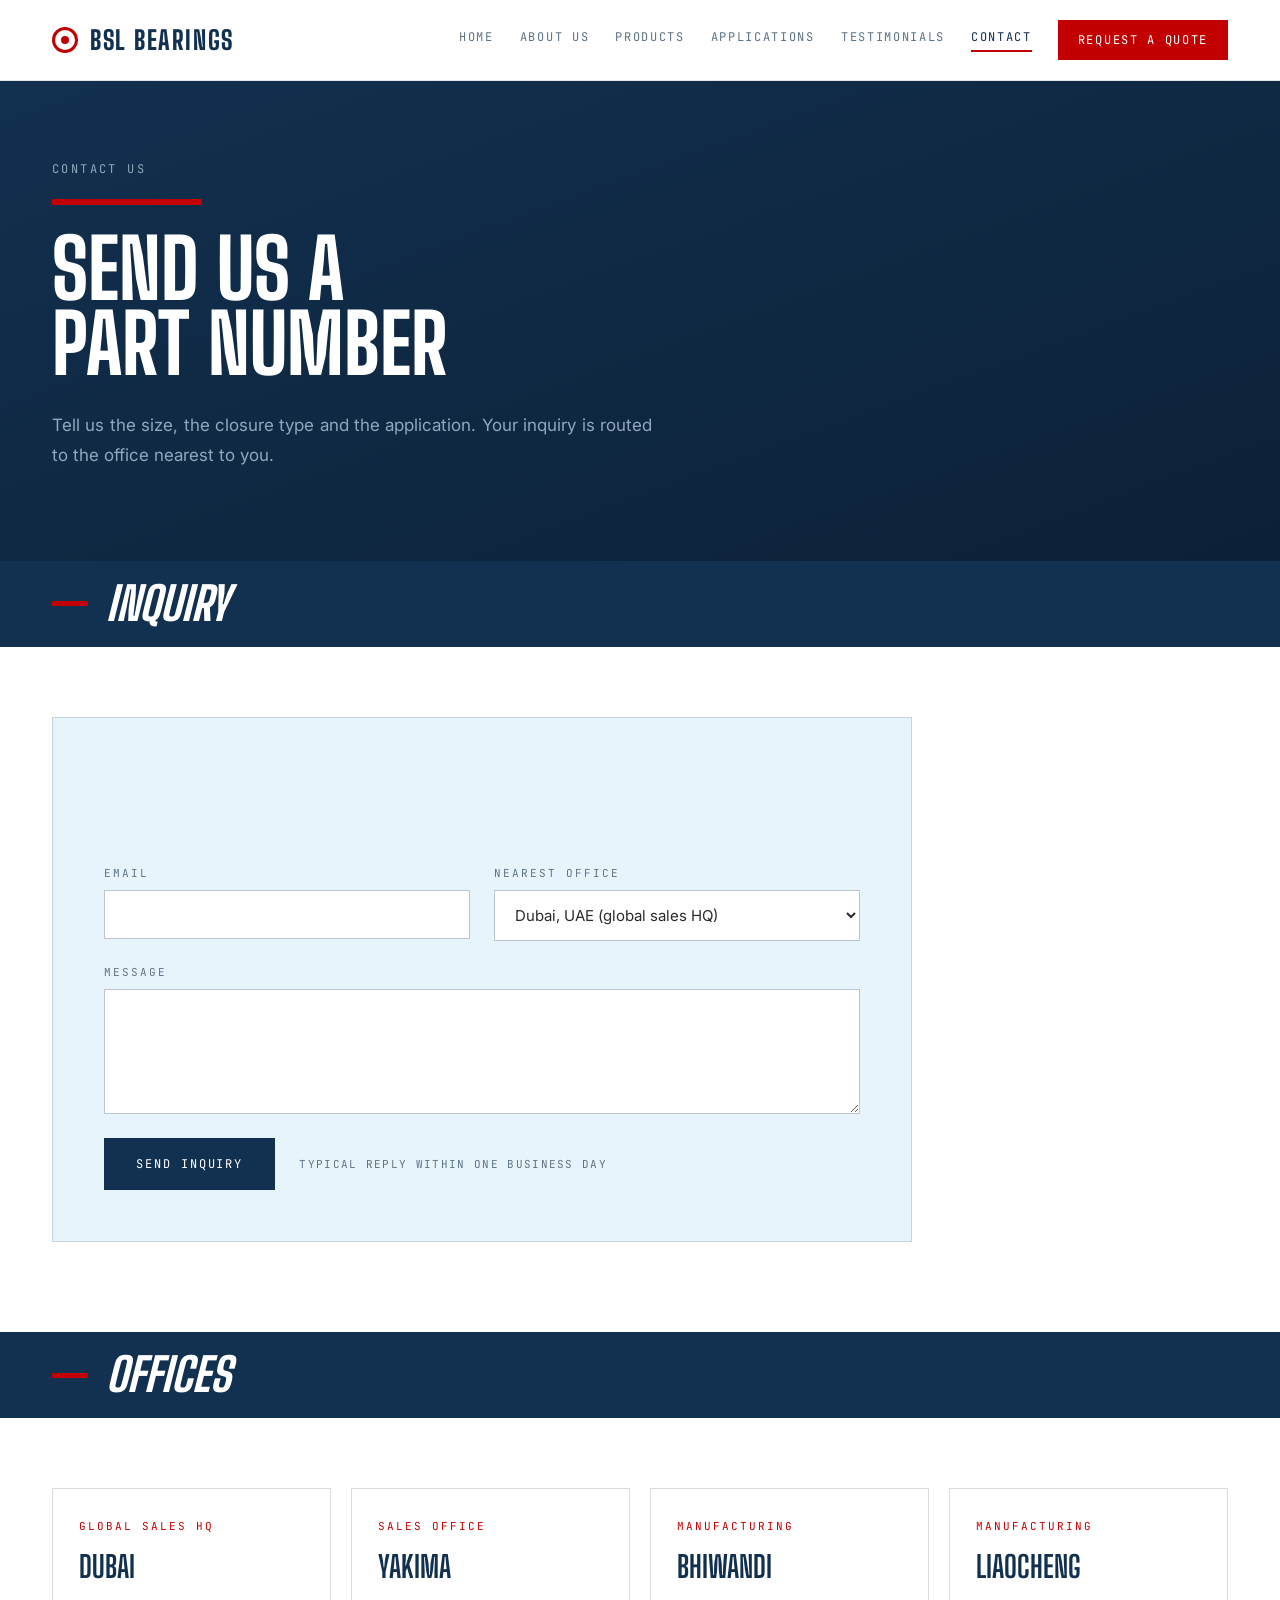
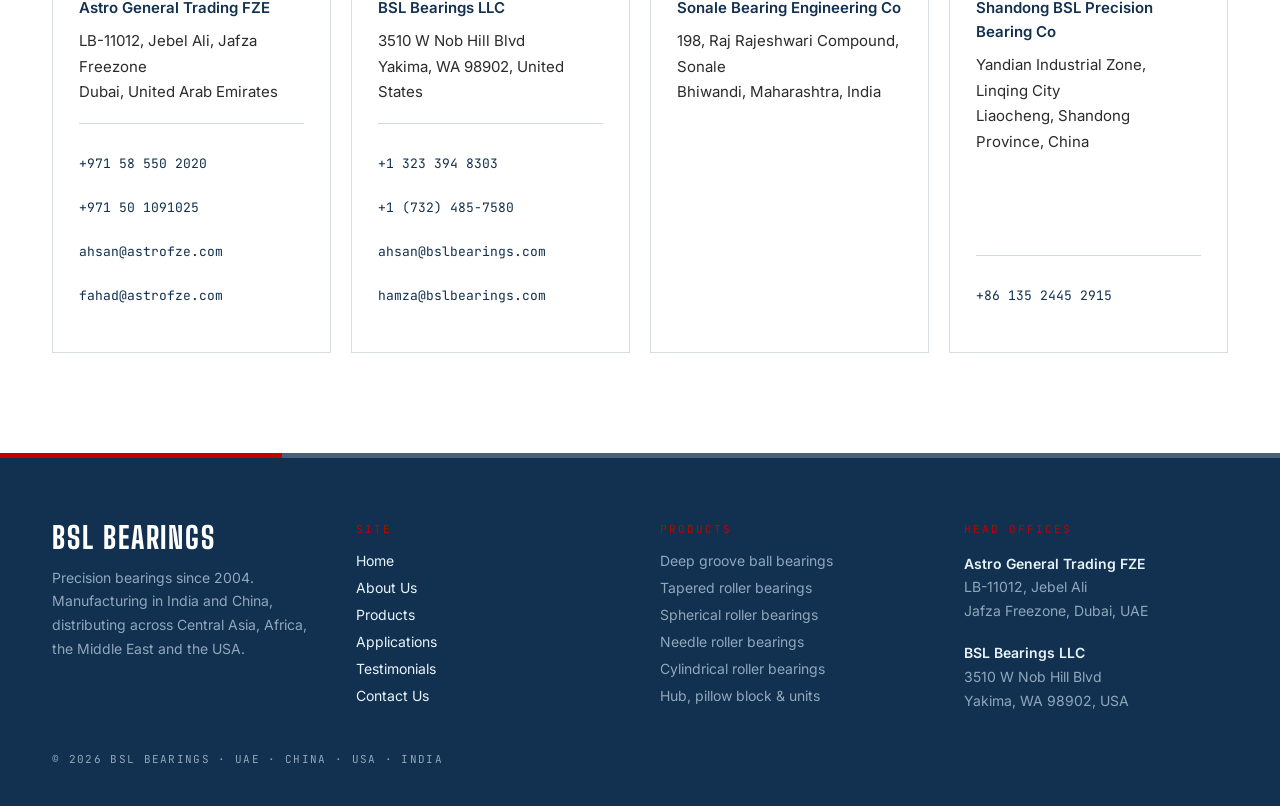
<file: contact.html>
<!DOCTYPE html>
<html lang="en">
<head>
<meta charset="utf-8">
<meta name="viewport" content="width=device-width, initial-scale=1">
<title>Contact Us | BSL Bearings</title>
<meta name="description" content="Tell us the size, the closure type and the application. Your inquiry is routed to the office nearest to you.">
<link rel="icon" href="favicon.svg" type="image/svg+xml">
<link rel="preconnect" href="https://fonts.gstatic.com" crossorigin>
<link href="https://fonts.googleapis.com/css2?family=Big+Shoulders+Display:wght@500;700;800&family=Inter:wght@400;500;600&family=JetBrains+Mono:wght@400;500&display=swap" rel="stylesheet">
<link rel="stylesheet" href="css/style.css">
</head>
<body>

<!-- @partial header: generated by tools/sync-partials.py, do not edit here -->
<header data-nav="1" class="site-nav">
  <div data-nav-inner="1" class="site-nav-inner">
    <a href="index.html" class="brand">
      <span class="brand-dot"><span></span></span>
      <span class="brand-text">BSL BEARINGS</span>
    </a>
    <nav class="nav-links">
      <a href="index.html" class="nav-link">Home</a>
      <a href="about.html" class="nav-link">About Us</a>
      <a href="products.html" class="nav-link">Products</a>
      <a href="applications.html" class="nav-link">Applications</a>
      <a href="testimonials.html" class="nav-link">Testimonials</a>
      <a href="contact.html" class="nav-link is-active">Contact</a>
      <a href="contact.html" class="btn-quote">Request a quote</a>
    </nav>
  </div>
</header>
<!-- /@partial header -->

<main>

<section style="background:linear-gradient(160deg,#12304F 0%,#0c2137 100%);color:#fff">
  <div style="max-width:1240px;margin:0 auto;padding:80px 32px 90px">
    <div style="opacity:0;animation:bslup .7s cubic-bezier(.16,1,.3,1) .1s forwards;font-family:'JetBrains Mono',monospace;font-size:12px;letter-spacing:.2em;text-transform:uppercase;color:#8FA8BC">Contact us</div>
    <div style="opacity:0;animation:bslup .7s cubic-bezier(.16,1,.3,1) .2s forwards;width:150px;height:6px;background:#C30001;transform:skewX(-26deg);margin:22px 0 26px"></div>
    <h1 data-split="1" style="margin:0;font-family:'Big Shoulders Display',sans-serif;font-weight:800;font-size:clamp(46px,6.4vw,92px);line-height:.92;text-transform:uppercase;max-width:11ch">Send us a part number</h1>
    <p class="justify" style="opacity:0;animation:bslup .7s cubic-bezier(.16,1,.3,1) .6s forwards;margin:28px 0 0;max-width:600px;color:#8FA8BC;font-size:17px;line-height:1.8">Tell us the size, the closure type and the application. Your inquiry is routed to the office nearest to you.</p>
  </div>
</section>

<div data-reveal="bar" style="opacity:0;transform:scaleX(0);transform-origin:left center;transition:opacity .35s cubic-bezier(.16,1,.3,1),transform .7s cubic-bezier(.16,1,.3,1);background:#12304F;padding:20px 0">
  <div style="max-width:1240px;margin:0 auto;padding:0 32px;display:flex;align-items:center;gap:18px">
    <span style="width:36px;height:5px;background:#C30001;flex:none"></span>
    <h2 data-bar-heading="1" style="opacity:0;transform:translateY(12px);transition:opacity .6s cubic-bezier(.16,1,.3,1),transform .6s cubic-bezier(.16,1,.3,1);margin:0;font-family:'Big Shoulders Display',sans-serif;font-style:italic;font-weight:800;font-size:clamp(28px,3.6vw,48px);line-height:1;text-transform:uppercase;color:#fff">Inquiry</h2>
  </div>
</div>

<section style="max-width:1240px;margin:0 auto;padding:70px 32px 90px">
  <div style="border:1px solid rgba(18,48,79,.16);background:#E8F4FB;padding:clamp(30px,4vw,54px);max-width:860px">

    <!-- ==================================================================
         TODO (LAUNCH BLOCKER): THIS FORM IS NOT CONNECTED TO ANYTHING.
         There is no form handler, inbox or CRM endpoint behind it. Until
         FORM_ENDPOINT is set in js/site.js, submitting shows the
         "not connected" panel below and directs the visitor to email sales
         instead. It deliberately does NOT show a success message, because
         telling a real customer their inquiry was received when it was not
         would lose the enquiry silently.
         To go live: set FORM_ENDPOINT in js/site.js to a real handler.
         ================================================================== -->
    <div data-form-state="unconfigured" style="display:none;padding:40px 0">
      <div style="font-family:'JetBrains Mono',monospace;font-size:12px;letter-spacing:.2em;text-transform:uppercase;color:#C30001">This form is not connected yet</div>
      <div style="margin-top:18px;font-family:'Big Shoulders Display',sans-serif;font-weight:700;font-size:38px;line-height:1.05;text-transform:uppercase;color:#12304F">Please email us directly</div>
      <p style="margin:16px 0 0;color:#2B2B2B;font-size:15px;line-height:1.8">Your message has <strong>not</strong> been sent. Until this form is wired to our inbox, please send your part number and application straight to sales:</p>
      <div class="office-contact" style="margin-top:20px;border-top:none;padding-top:0">
        <a href="mailto:ahsan@astrofze.com">ahsan@astrofze.com</a>
        <a href="mailto:fahad@astrofze.com">fahad@astrofze.com</a>
        <a href="tel:+971585502020">+971 58 550 2020</a>
      </div>
    </div>

    <form data-contact-form="1" data-form-state="form" data-stagger="1" style="display:grid;grid-template-columns:repeat(auto-fit,minmax(240px,1fr));gap:24px">
      <label data-reveal="up" style="opacity:0;transform:translateY(40px) scale(.97);transition:opacity .7s cubic-bezier(.16,1,.3,1),transform .7s cubic-bezier(.16,1,.3,1);display:flex;flex-direction:column;gap:10px">
        <span style="font-family:'JetBrains Mono',monospace;font-size:11px;letter-spacing:.18em;text-transform:uppercase;color:#5d7387;transform-origin:left center;transition:transform .3s cubic-bezier(.16,1,.3,1),color .3s ease">Name</span>
        <input type="text" name="name" required autocomplete="name" autocapitalize="words" class="field" style="background:#fff;border:1px solid rgba(18,48,79,.28);color:#2B2B2B;font-size:15px;padding:14px 16px;transition:border-color .3s ease">
      </label>
      <label data-reveal="up" style="opacity:0;transform:translateY(40px) scale(.97);transition:opacity .7s cubic-bezier(.16,1,.3,1),transform .7s cubic-bezier(.16,1,.3,1);display:flex;flex-direction:column;gap:10px">
        <span style="font-family:'JetBrains Mono',monospace;font-size:11px;letter-spacing:.18em;text-transform:uppercase;color:#5d7387;transform-origin:left center;transition:transform .3s cubic-bezier(.16,1,.3,1),color .3s ease">Company</span>
        <input type="text" name="company" autocomplete="organization" class="field" style="background:#fff;border:1px solid rgba(18,48,79,.28);color:#2B2B2B;font-size:15px;padding:14px 16px;transition:border-color .3s ease">
      </label>
      <label data-reveal="up" style="opacity:0;transform:translateY(40px) scale(.97);transition:opacity .7s cubic-bezier(.16,1,.3,1),transform .7s cubic-bezier(.16,1,.3,1);display:flex;flex-direction:column;gap:10px">
        <span style="font-family:'JetBrains Mono',monospace;font-size:11px;letter-spacing:.18em;text-transform:uppercase;color:#5d7387;transform-origin:left center;transition:transform .3s cubic-bezier(.16,1,.3,1),color .3s ease">Email</span>
        <input type="email" name="email" required inputmode="email" autocomplete="email" autocapitalize="off" spellcheck="false" class="field" style="background:#fff;border:1px solid rgba(18,48,79,.28);color:#2B2B2B;font-size:15px;padding:14px 16px;transition:border-color .3s ease">
      </label>
      <label data-reveal="up" style="opacity:0;transform:translateY(40px) scale(.97);transition:opacity .7s cubic-bezier(.16,1,.3,1),transform .7s cubic-bezier(.16,1,.3,1);display:flex;flex-direction:column;gap:10px">
        <span style="font-family:'JetBrains Mono',monospace;font-size:11px;letter-spacing:.18em;text-transform:uppercase;color:#5d7387;transform-origin:left center;transition:transform .3s cubic-bezier(.16,1,.3,1),color .3s ease">Nearest office</span>
        <select name="office" class="field" style="background:#fff;border:1px solid rgba(18,48,79,.28);color:#2B2B2B;font-size:15px;padding:14px 16px;transition:border-color .3s ease">
          <option>Dubai, UAE (global sales HQ)</option>
          <option>Yakima, USA (sales office)</option>
        </select>
      </label>
      <label data-reveal="up" style="opacity:0;transform:translateY(40px) scale(.97);transition:opacity .7s cubic-bezier(.16,1,.3,1),transform .7s cubic-bezier(.16,1,.3,1);display:flex;flex-direction:column;gap:10px;grid-column:1/-1">
        <span style="font-family:'JetBrains Mono',monospace;font-size:11px;letter-spacing:.18em;text-transform:uppercase;color:#5d7387;transform-origin:left center;transition:transform .3s cubic-bezier(.16,1,.3,1),color .3s ease">Message</span>
        <textarea rows="5" name="message" required class="field" style="background:#fff;border:1px solid rgba(18,48,79,.28);color:#2B2B2B;font-size:15px;padding:14px 16px;resize:vertical;transition:border-color .3s ease"></textarea>
      </label>
      <div data-reveal="up" style="opacity:0;transform:translateY(40px) scale(.97);transition:opacity .7s cubic-bezier(.16,1,.3,1),transform .7s cubic-bezier(.16,1,.3,1);grid-column:1/-1;display:flex;align-items:center;gap:24px;flex-wrap:wrap">
        <button type="submit" data-fill-btn="1" style="position:relative;overflow:hidden;font-family:'JetBrains Mono',monospace;font-size:12px;letter-spacing:.16em;text-transform:uppercase;color:#fff;background:#12304F;border:none;padding:18px 32px;cursor:pointer">
          <span data-fill="1" style="position:absolute;inset:0;background:#C30001;transform:scaleX(0);transform-origin:left center;transition:transform .45s cubic-bezier(.16,1,.3,1)"></span>
          <span style="position:relative">Send inquiry</span>
        </button>
        <span style="font-family:'JetBrains Mono',monospace;font-size:11px;letter-spacing:.12em;text-transform:uppercase;color:#5d7387">Typical reply within one business day</span>
      </div>
    </form>

  </div>
</section>

<div data-reveal="bar" style="opacity:0;transform:scaleX(0);transform-origin:left center;transition:opacity .35s cubic-bezier(.16,1,.3,1),transform .7s cubic-bezier(.16,1,.3,1);background:#12304F;padding:20px 0">
  <div style="max-width:1240px;margin:0 auto;padding:0 32px;display:flex;align-items:center;gap:18px">
    <span style="width:36px;height:5px;background:#C30001;flex:none"></span>
    <h2 data-bar-heading="1" style="opacity:0;transform:translateY(12px);transition:opacity .6s cubic-bezier(.16,1,.3,1),transform .6s cubic-bezier(.16,1,.3,1);margin:0;font-family:'Big Shoulders Display',sans-serif;font-style:italic;font-weight:800;font-size:clamp(28px,3.6vw,48px);line-height:1;text-transform:uppercase;color:#fff">Offices</h2>
  </div>
</div>

<section style="max-width:1240px;margin:0 auto;padding:70px 32px 100px">
  <div data-stagger="1" class="office-grid">
    <div data-reveal="flip" class="card-hover office-card" style="opacity:0;transform:perspective(1100px) rotateY(-38deg) translateY(24px);transition:opacity .7s cubic-bezier(.16,1,.3,1),transform .8s cubic-bezier(.16,1,.3,1),border-color .35s ease;border:1px solid rgba(18,48,79,.16);padding:30px 26px 34px">
      <div style="font-family:'JetBrains Mono',monospace;font-size:11px;letter-spacing:.18em;text-transform:uppercase;color:#C30001">Global sales HQ</div>
      <div style="margin-top:18px;font-family:'Big Shoulders Display',sans-serif;font-weight:700;font-size:30px;line-height:1.02;text-transform:uppercase;color:#12304F">Dubai</div>
      <div style="margin-top:14px;color:#12304F;font-size:15px;line-height:1.6;font-weight:600">Astro General Trading FZE</div>
      <div style="margin-top:8px;margin-bottom:18px;color:#2B2B2B;font-size:15px;line-height:1.7">LB-11012, Jebel Ali, Jafza Freezone<br>Dubai, United Arab Emirates</div>
      <div class="office-contact">
        <a href="tel:+971585502020">+971 58 550 2020</a>
        <a href="tel:+971501091025">+971 50 1091025</a>
        <a href="mailto:ahsan@astrofze.com">ahsan@astrofze.com</a>
        <a href="mailto:fahad@astrofze.com">fahad@astrofze.com</a>
      </div>
    </div>
    <div data-reveal="flip" class="card-hover office-card" style="opacity:0;transform:perspective(1100px) rotateY(-38deg) translateY(24px);transition:opacity .7s cubic-bezier(.16,1,.3,1),transform .8s cubic-bezier(.16,1,.3,1),border-color .35s ease;border:1px solid rgba(18,48,79,.16);padding:30px 26px 34px">
      <div style="font-family:'JetBrains Mono',monospace;font-size:11px;letter-spacing:.18em;text-transform:uppercase;color:#C30001">Sales office</div>
      <div style="margin-top:18px;font-family:'Big Shoulders Display',sans-serif;font-weight:700;font-size:30px;line-height:1.02;text-transform:uppercase;color:#12304F">Yakima</div>
      <div style="margin-top:14px;color:#12304F;font-size:15px;line-height:1.6;font-weight:600">BSL Bearings LLC</div>
      <div style="margin-top:8px;margin-bottom:18px;color:#2B2B2B;font-size:15px;line-height:1.7">3510 W Nob Hill Blvd<br>Yakima, WA 98902, United States</div>
      <div class="office-contact">
        <a href="tel:+13233948303">+1 323 394 8303</a>
        <a href="tel:+17324857580">+1 (732) 485-7580</a>
        <a href="mailto:ahsan@bslbearings.com">ahsan@bslbearings.com</a>
        <a href="mailto:hamza@bslbearings.com">hamza@bslbearings.com</a>
      </div>
    </div>
    <div data-reveal="flip" class="card-hover office-card" style="opacity:0;transform:perspective(1100px) rotateY(-38deg) translateY(24px);transition:opacity .7s cubic-bezier(.16,1,.3,1),transform .8s cubic-bezier(.16,1,.3,1),border-color .35s ease;border:1px solid rgba(18,48,79,.16);padding:30px 26px 34px">
      <div style="font-family:'JetBrains Mono',monospace;font-size:11px;letter-spacing:.18em;text-transform:uppercase;color:#C30001">Manufacturing</div>
      <div style="margin-top:18px;font-family:'Big Shoulders Display',sans-serif;font-weight:700;font-size:30px;line-height:1.02;text-transform:uppercase;color:#12304F">Bhiwandi</div>
      <div style="margin-top:14px;color:#12304F;font-size:15px;line-height:1.6;font-weight:600">Sonale Bearing Engineering Co</div>
      <div style="margin-top:8px;margin-bottom:18px;color:#2B2B2B;font-size:15px;line-height:1.7">198, Raj Rajeshwari Compound, Sonale<br>Bhiwandi, Maharashtra, India</div>
      <!-- TODO: Client has not supplied a phone number or email address for the India plant. -->
    </div>
    <div data-reveal="flip" class="card-hover office-card" style="opacity:0;transform:perspective(1100px) rotateY(-38deg) translateY(24px);transition:opacity .7s cubic-bezier(.16,1,.3,1),transform .8s cubic-bezier(.16,1,.3,1),border-color .35s ease;border:1px solid rgba(18,48,79,.16);padding:30px 26px 34px">
      <div style="font-family:'JetBrains Mono',monospace;font-size:11px;letter-spacing:.18em;text-transform:uppercase;color:#C30001">Manufacturing</div>
      <div style="margin-top:18px;font-family:'Big Shoulders Display',sans-serif;font-weight:700;font-size:30px;line-height:1.02;text-transform:uppercase;color:#12304F">Liaocheng</div>
      <div style="margin-top:14px;color:#12304F;font-size:15px;line-height:1.6;font-weight:600">Shandong BSL Precision Bearing Co</div>
      <div style="margin-top:8px;margin-bottom:18px;color:#2B2B2B;font-size:15px;line-height:1.7">Yandian Industrial Zone, Linqing City<br>Liaocheng, Shandong Province, China</div>
      <div class="office-contact">
        <a href="tel:+8613524452915">+86 135 2445 2915</a>
      </div>
      <!-- TODO: Client has not supplied an email address for the China plant. -->
    </div>
  </div>
</section>

</main>

<!-- @partial footer: generated by tools/sync-partials.py, do not edit here -->
<footer class="site-footer">
  <div class="stripe"></div>
  <div class="footer-grid">
    <div>
      <div class="footer-brand">BSL BEARINGS</div>
      <p style="margin:14px 0 0;color:#8FA8BC;font-size:14px;line-height:1.7;max-width:260px">Precision bearings since 2004. Manufacturing in India and China, distributing across Central Asia, Africa, the Middle East and the USA.</p>
    </div>
    <div>
      <div class="footer-col-title">Site</div>
      <div class="footer-links">
        <a href="index.html" class="footer-link">Home</a>
        <a href="about.html" class="footer-link">About Us</a>
        <a href="products.html" class="footer-link">Products</a>
        <a href="applications.html" class="footer-link">Applications</a>
        <a href="testimonials.html" class="footer-link">Testimonials</a>
        <a href="contact.html" class="footer-link">Contact Us</a>
      </div>
    </div>
    <div>
      <div class="footer-col-title">Products</div>
      <div style="display:flex;flex-direction:column;gap:10px;color:#8FA8BC;font-size:14px">
        <span>Deep groove ball bearings</span>
        <span>Tapered roller bearings</span>
        <span>Spherical roller bearings</span>
        <span>Needle roller bearings</span>
        <span>Cylindrical roller bearings</span>
        <span>Hub, pillow block &amp; units</span>
      </div>
    </div>
    <div>
      <div class="footer-col-title">Head offices</div>
      <p style="margin:0;color:#8FA8BC;font-size:14px;line-height:1.7"><strong style="color:#E8F4FB;font-weight:600">Astro General Trading FZE</strong><br>LB-11012, Jebel Ali<br>Jafza Freezone, Dubai, UAE</p>
      <p style="margin:18px 0 0;color:#8FA8BC;font-size:14px;line-height:1.7"><strong style="color:#E8F4FB;font-weight:600">BSL Bearings LLC</strong><br>3510 W Nob Hill Blvd<br>Yakima, WA 98902, USA</p>
    </div>
  </div>
  <div class="footer-bottom">
    <span>© 2026 BSL Bearings · UAE · China · USA · India</span>
  </div>
</footer>
<!-- /@partial footer -->

<script type="module" src="js/site.js"></script>
</body>
</html>
</file>
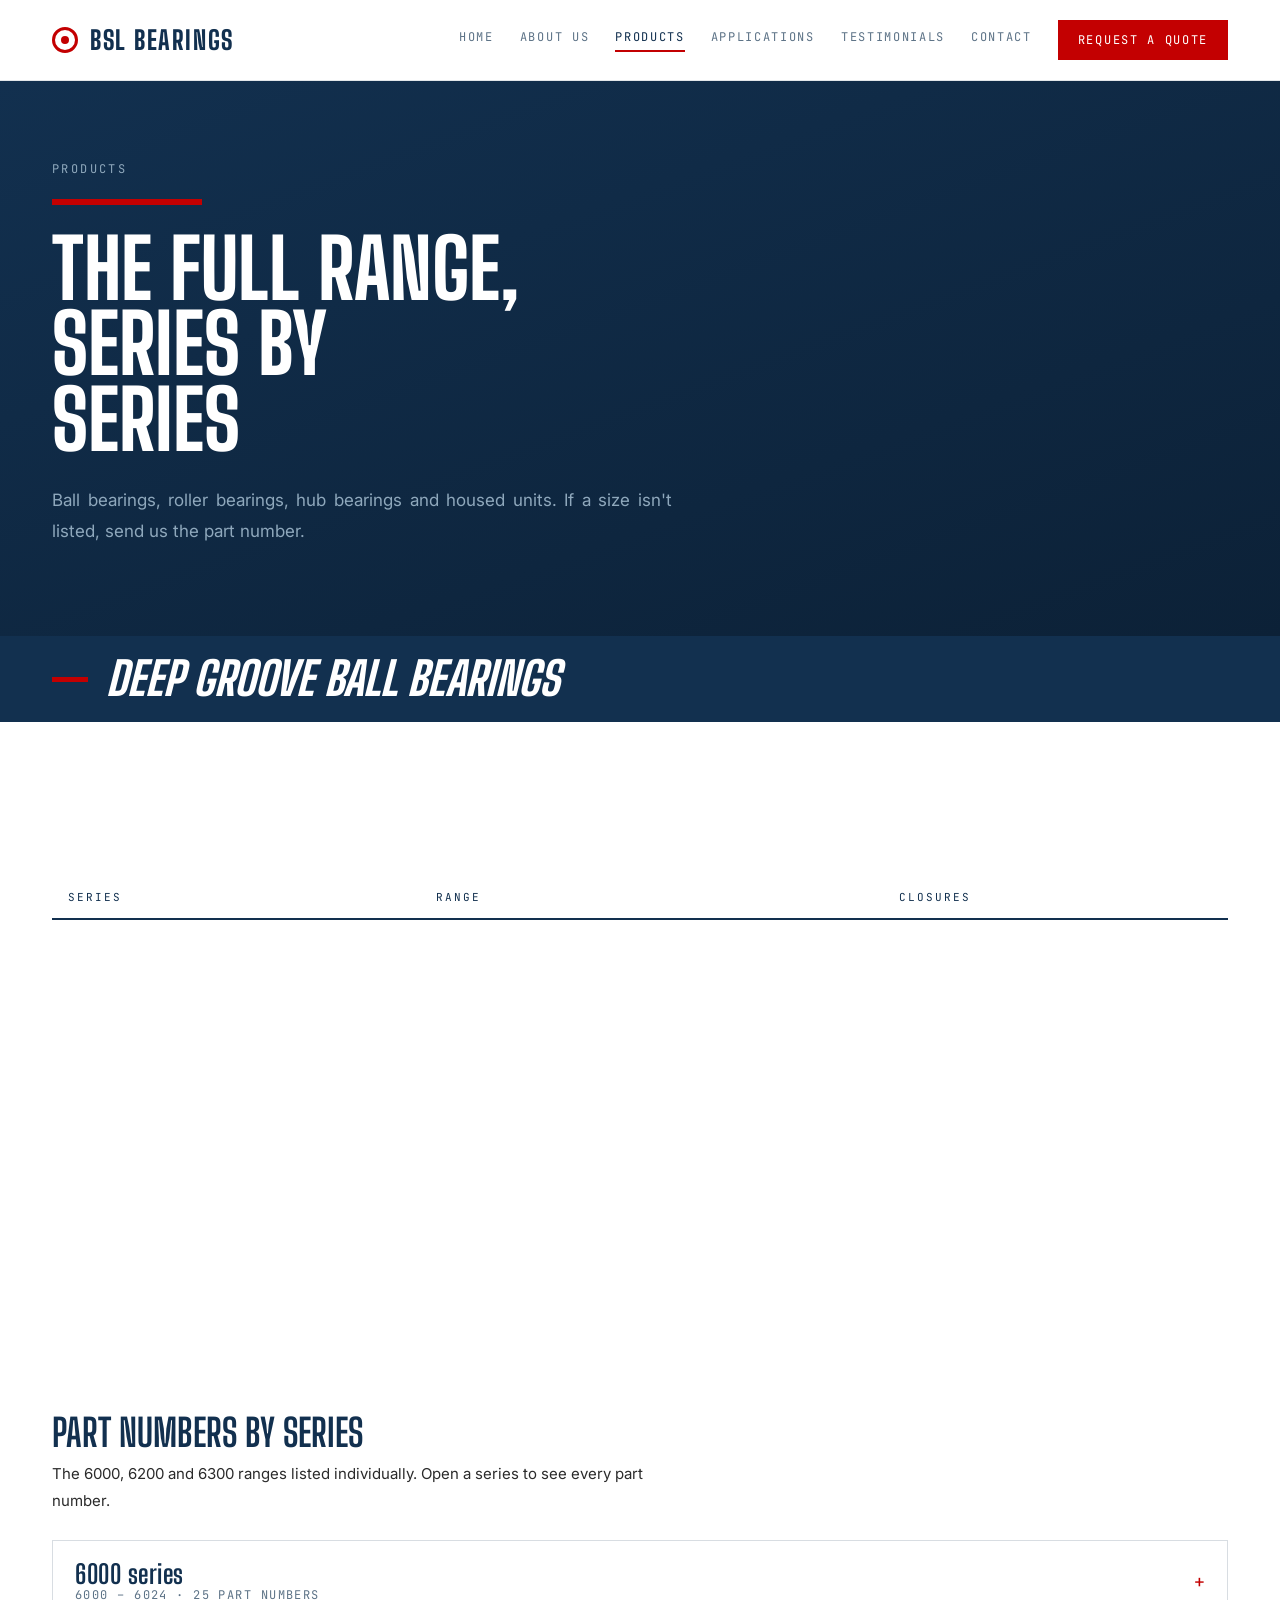
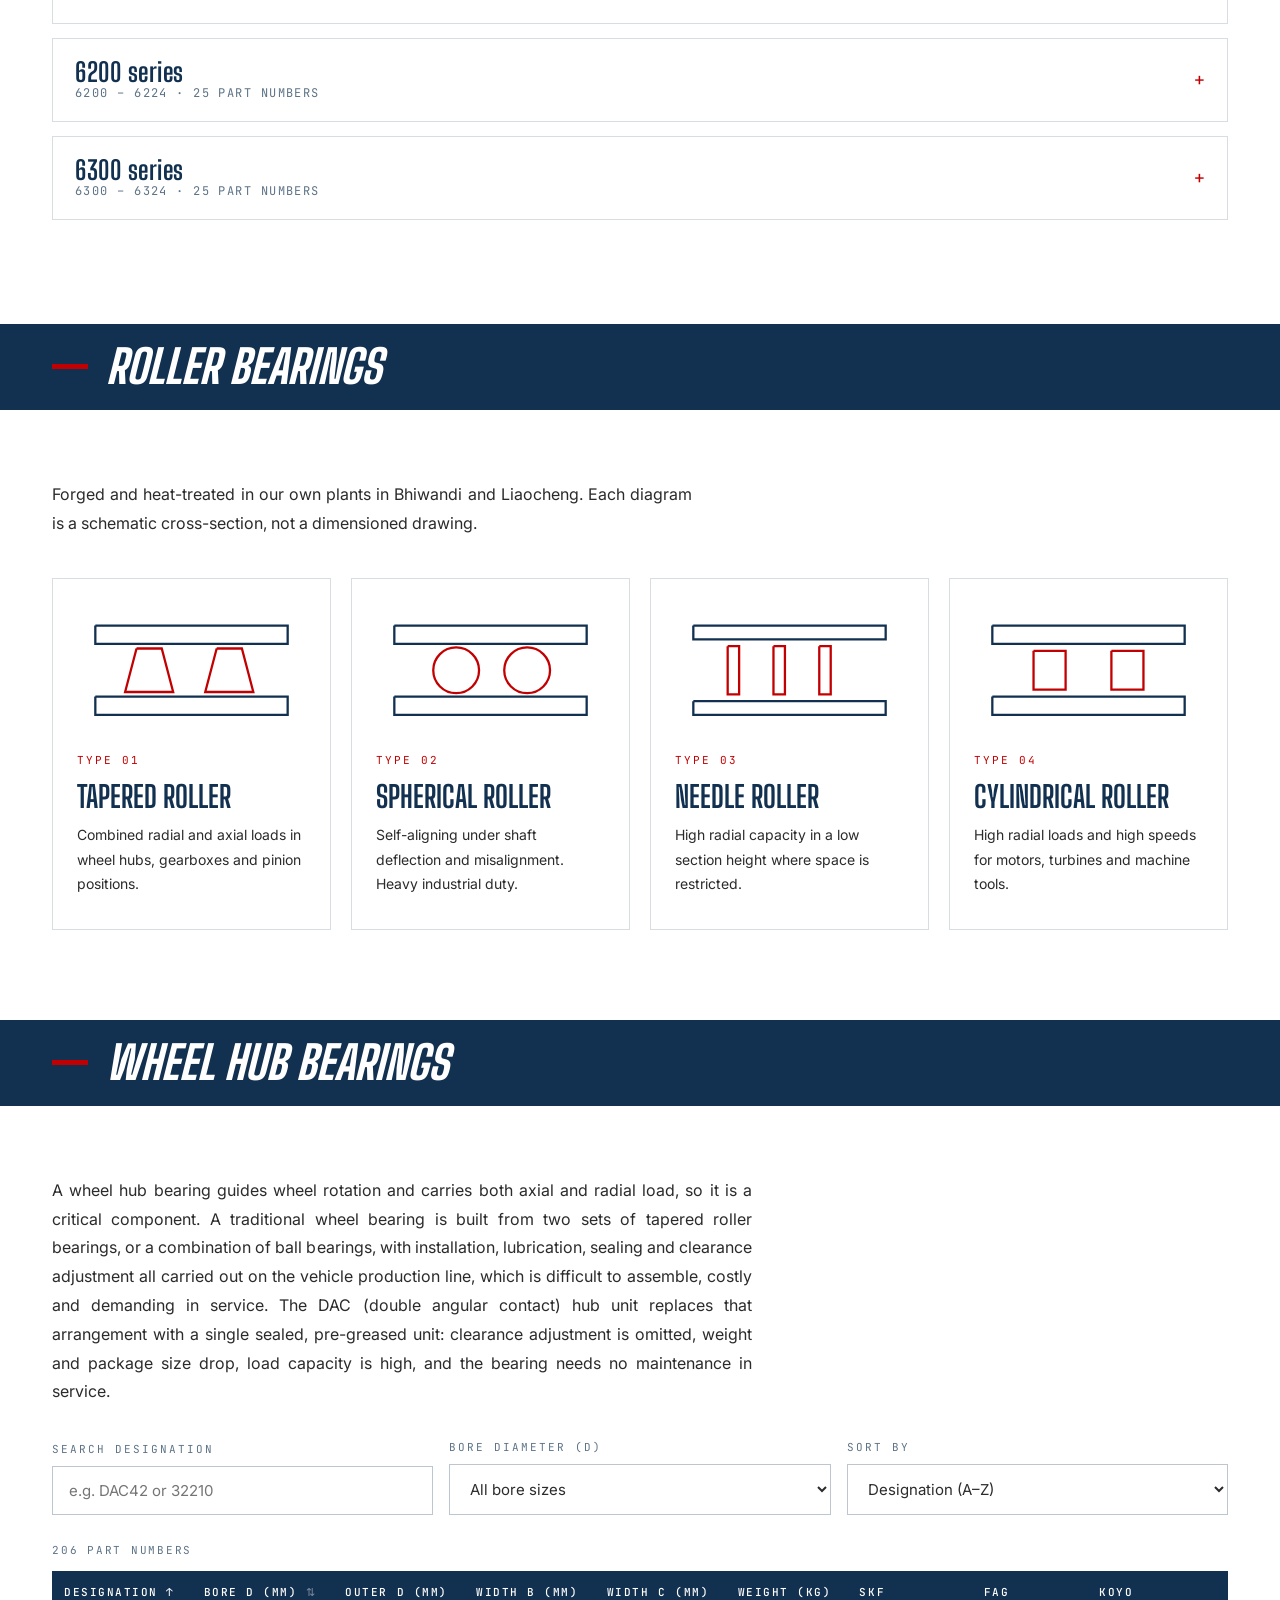
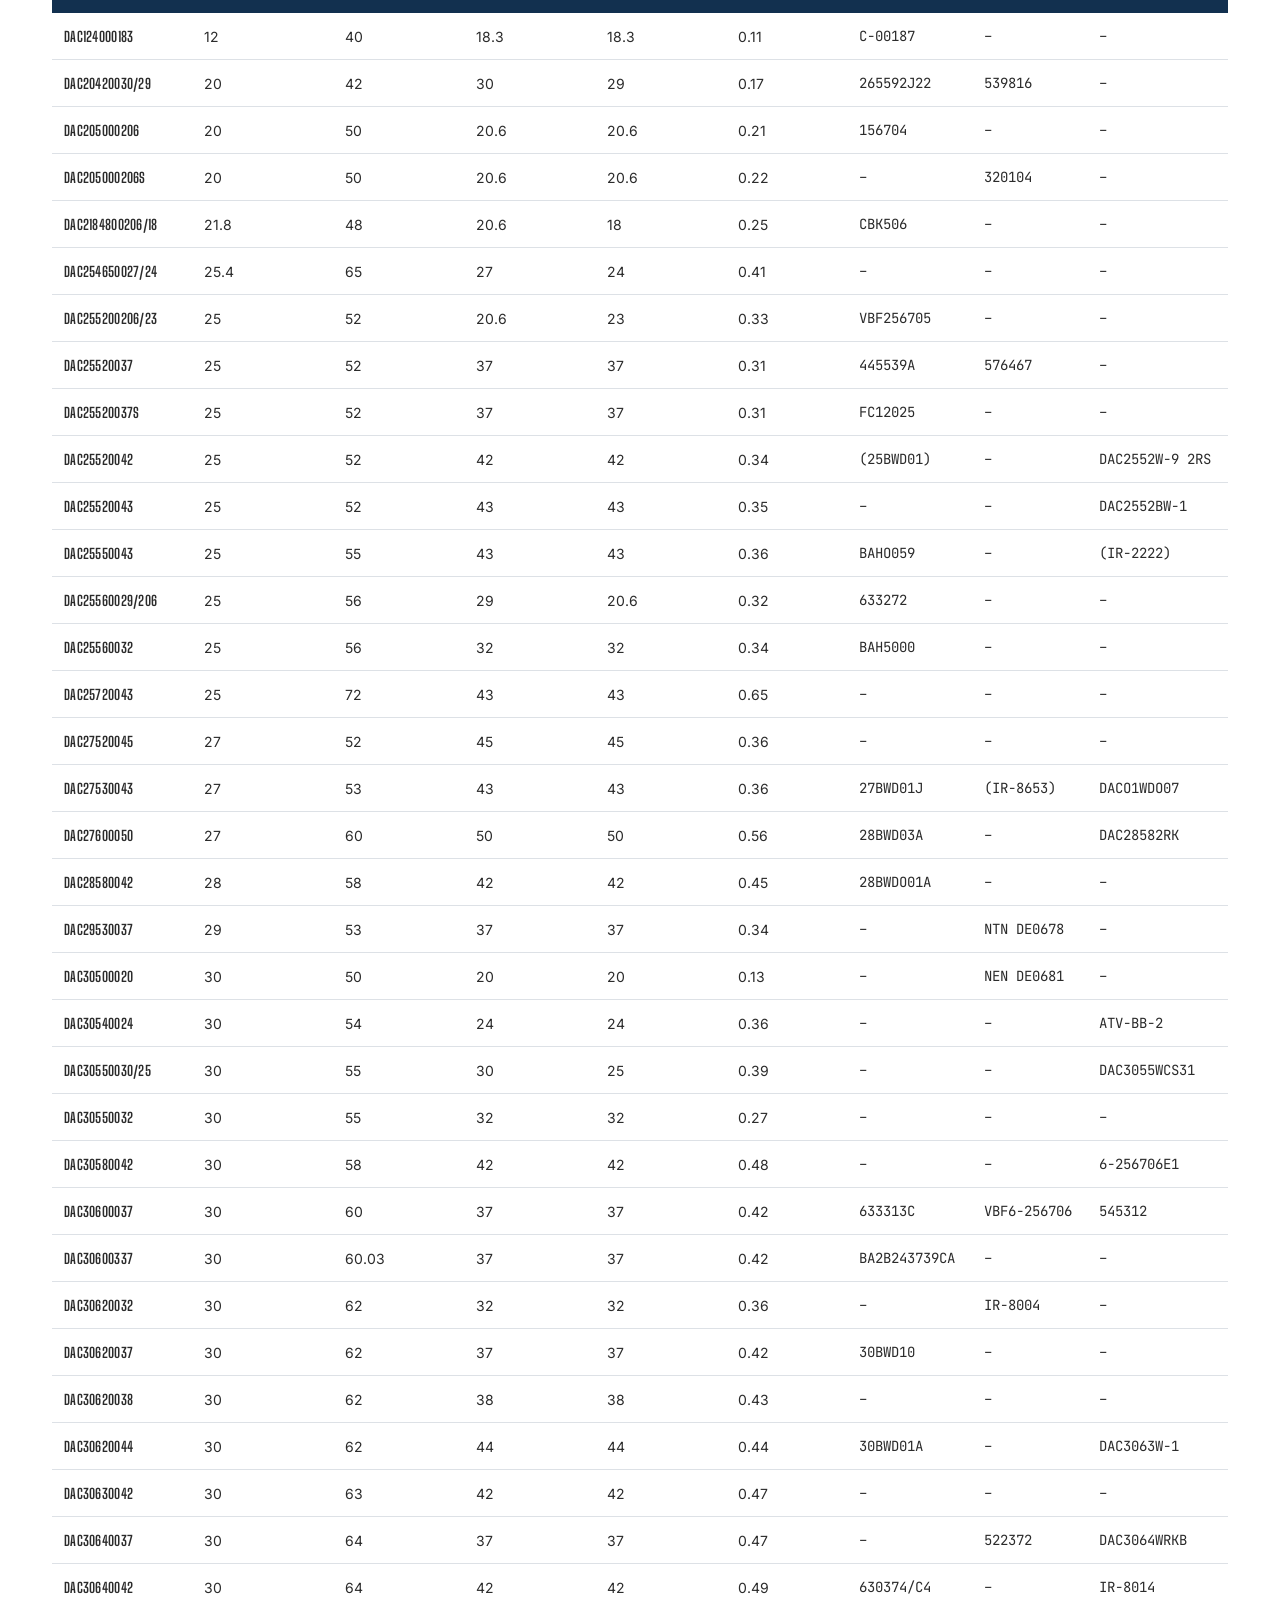
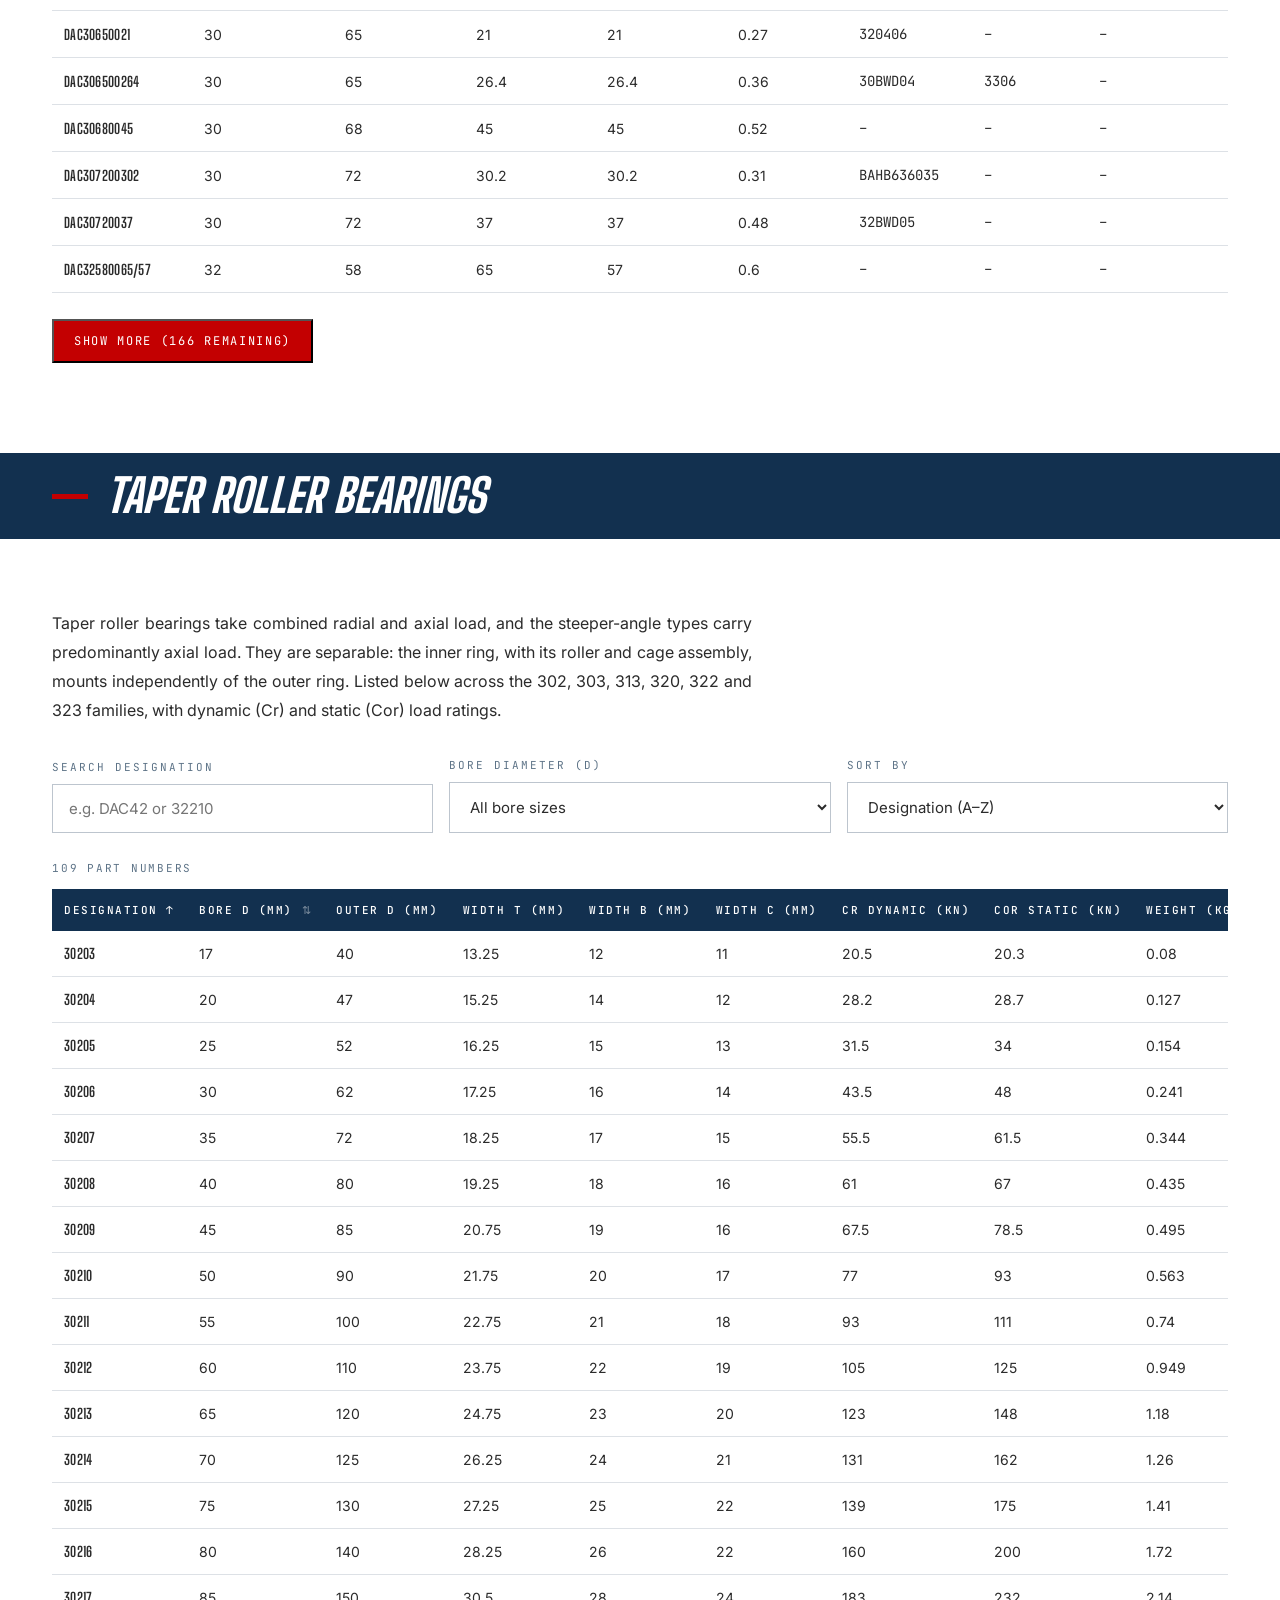
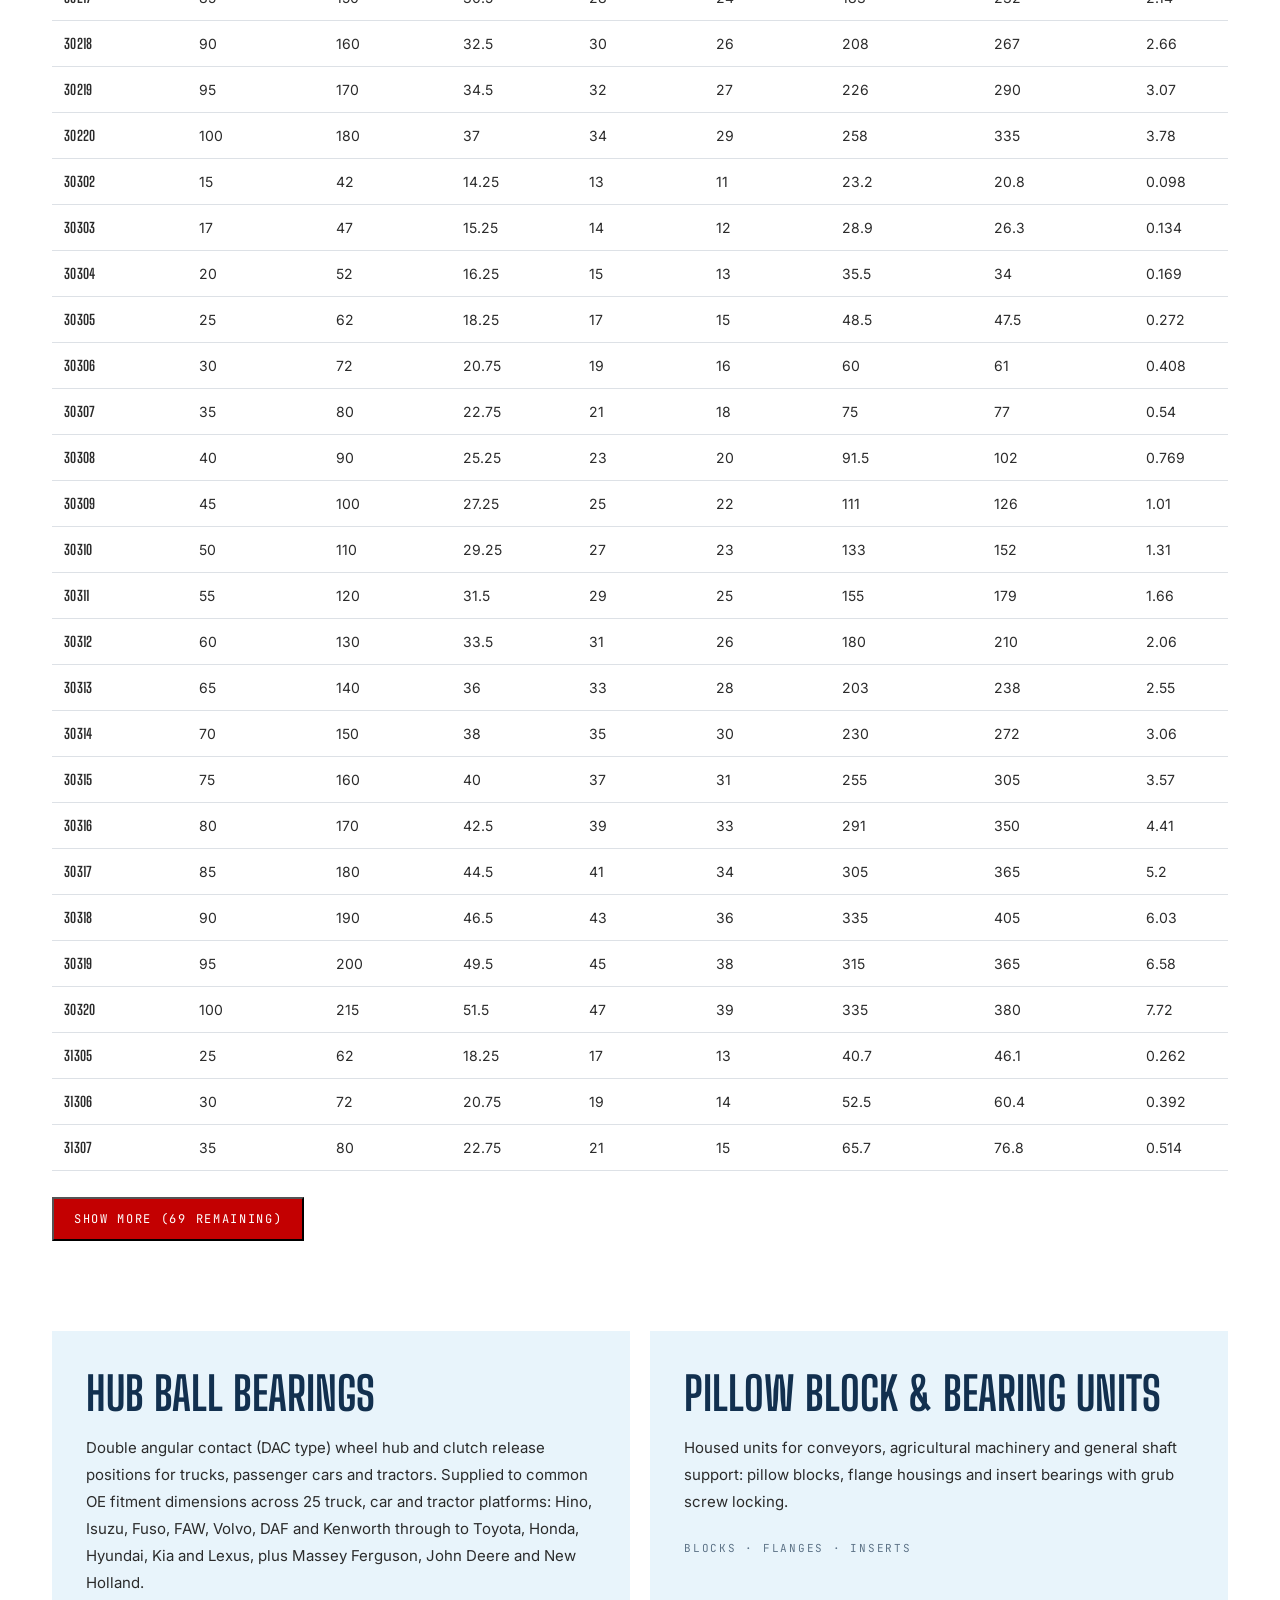
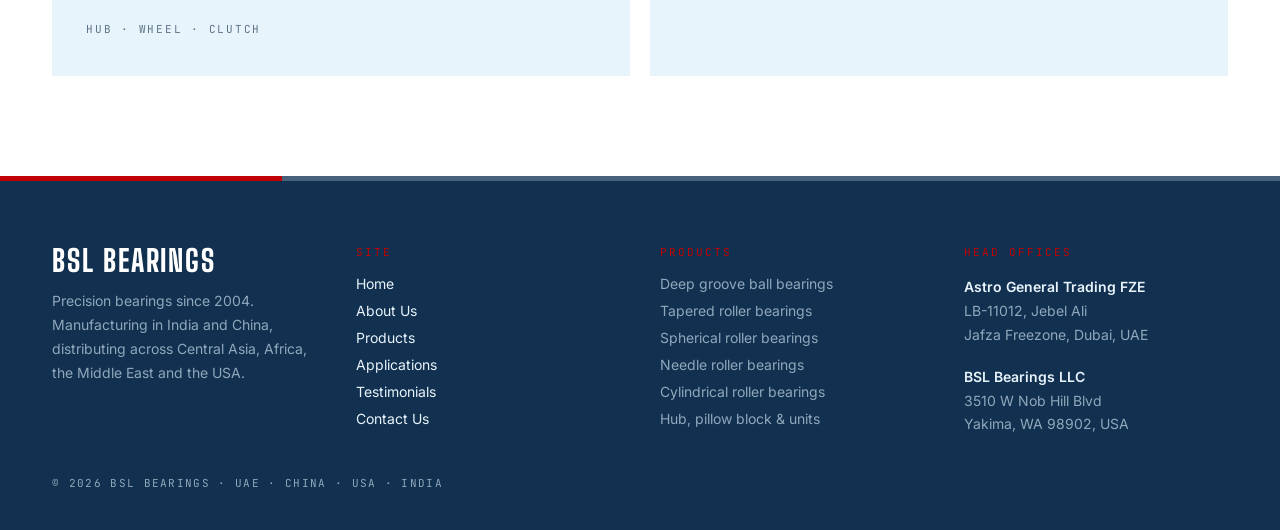
<file: products.html>
<!DOCTYPE html>
<html lang="en">
<head>
<meta charset="utf-8">
<meta name="viewport" content="width=device-width, initial-scale=1">
<title>Products | BSL Bearings</title>
<meta name="description" content="Ball bearings, roller bearings, hub bearings and housed units. If a size isn't listed, send us the part number.">
<link rel="icon" href="favicon.svg" type="image/svg+xml">
<link rel="preconnect" href="https://fonts.gstatic.com" crossorigin>
<link href="https://fonts.googleapis.com/css2?family=Big+Shoulders+Display:wght@500;700;800&family=Inter:wght@400;500;600&family=JetBrains+Mono:wght@400;500&display=swap" rel="stylesheet">
<link rel="stylesheet" href="css/style.css">
</head>
<body>

<!-- @partial header: generated by tools/sync-partials.py, do not edit here -->
<header data-nav="1" class="site-nav">
  <div data-nav-inner="1" class="site-nav-inner">
    <a href="index.html" class="brand">
      <span class="brand-dot"><span></span></span>
      <span class="brand-text">BSL BEARINGS</span>
    </a>
    <nav class="nav-links">
      <a href="index.html" class="nav-link">Home</a>
      <a href="about.html" class="nav-link">About Us</a>
      <a href="products.html" class="nav-link is-active">Products</a>
      <a href="applications.html" class="nav-link">Applications</a>
      <a href="testimonials.html" class="nav-link">Testimonials</a>
      <a href="contact.html" class="nav-link">Contact</a>
      <a href="contact.html" class="btn-quote">Request a quote</a>
    </nav>
  </div>
</header>
<!-- /@partial header -->

<main>

<section style="background:linear-gradient(160deg,#12304F 0%,#0c2137 100%);color:#fff">
  <div style="max-width:1240px;margin:0 auto;padding:80px 32px 90px">
    <div style="opacity:0;animation:bslup .7s cubic-bezier(.16,1,.3,1) .1s forwards;font-family:'JetBrains Mono',monospace;font-size:12px;letter-spacing:.2em;text-transform:uppercase;color:#8FA8BC">Products</div>
    <div style="opacity:0;animation:bslup .7s cubic-bezier(.16,1,.3,1) .2s forwards;width:150px;height:6px;background:#C30001;transform:skewX(-26deg);margin:22px 0 26px"></div>
    <h1 data-split="1" style="margin:0;font-family:'Big Shoulders Display',sans-serif;font-weight:800;font-size:clamp(46px,6.4vw,92px);line-height:.92;text-transform:uppercase;max-width:12ch">The full range, series by series</h1>
    <p class="justify" style="opacity:0;animation:bslup .7s cubic-bezier(.16,1,.3,1) .6s forwards;margin:28px 0 0;max-width:620px;color:#8FA8BC;font-size:17px;line-height:1.8">Ball bearings, roller bearings, hub bearings and housed units. If a size isn't listed, send us the part number.</p>
  </div>
</section>

<div data-reveal="bar" style="opacity:0;transform:scaleX(0);transform-origin:left center;transition:opacity .35s cubic-bezier(.16,1,.3,1),transform .7s cubic-bezier(.16,1,.3,1);background:#12304F;padding:20px 0">
  <div style="max-width:1240px;margin:0 auto;padding:0 32px;display:flex;align-items:center;gap:18px">
    <span style="width:36px;height:5px;background:#C30001;flex:none"></span>
    <h2 data-bar-heading="1" style="opacity:0;transform:translateY(12px);transition:opacity .6s cubic-bezier(.16,1,.3,1),transform .6s cubic-bezier(.16,1,.3,1);margin:0;font-family:'Big Shoulders Display',sans-serif;font-style:italic;font-weight:800;font-size:clamp(28px,3.6vw,48px);line-height:1;text-transform:uppercase;color:#fff">Deep groove ball bearings</h2>
  </div>
</div>

<section style="max-width:1240px;margin:0 auto;padding:70px 32px 90px">
  <p class="justify" data-reveal="up" style="opacity:0;transform:translateY(40px) scale(.97);transition:opacity .7s cubic-bezier(.16,1,.3,1),transform .7s cubic-bezier(.16,1,.3,1);margin:0 0 40px;color:#2B2B2B;font-size:16px;line-height:1.8;max-width:640px">Available in open, 2RS (rubber sealed both sides), ZZ (metal shielded both sides), ZNR (shield with snap ring) and single-Z types.</p>
  <div style="overflow-x:auto">
    <div style="min-width:640px">
      <div style="display:grid;grid-template-columns:1.1fr 1.4fr 1fr;gap:24px;padding:0 16px 14px;border-bottom:2px solid #12304F;font-family:'JetBrains Mono',monospace;font-size:11px;letter-spacing:.18em;text-transform:uppercase;color:#12304F">
        <span>Series</span><span>Range</span><span>Closures</span>
      </div>
      <div data-stagger="1">
        <div data-reveal="wipe" data-stagger-step="50" class="table-row" style="opacity:0;clip-path:inset(0 100% 0 0);transition:opacity .5s cubic-bezier(.16,1,.3,1),clip-path .7s cubic-bezier(.16,1,.3,1),background-color .3s ease;display:grid;grid-template-columns:1.1fr 1.4fr 1fr;gap:24px;padding:20px 16px;border-bottom:1px solid rgba(18,48,79,.14);align-items:center">
          <span style="font-family:'Big Shoulders Display',sans-serif;font-weight:700;font-size:26px;letter-spacing:.02em;color:#12304F">600</span>
          <span style="font-family:'JetBrains Mono',monospace;font-size:13px;color:#2B2B2B">605 – 609</span>
          <span style="font-family:'JetBrains Mono',monospace;font-size:12px;color:#5d7387">Open · 2RS · ZZ · ZNR · Z</span>
        </div>
        <div data-reveal="wipe" data-stagger-step="50" class="table-row" style="opacity:0;clip-path:inset(0 100% 0 0);transition:opacity .5s cubic-bezier(.16,1,.3,1),clip-path .7s cubic-bezier(.16,1,.3,1),background-color .3s ease;display:grid;grid-template-columns:1.1fr 1.4fr 1fr;gap:24px;padding:20px 16px;border-bottom:1px solid rgba(18,48,79,.14);align-items:center">
          <span style="font-family:'Big Shoulders Display',sans-serif;font-weight:700;font-size:26px;letter-spacing:.02em;color:#12304F">620</span>
          <span style="font-family:'JetBrains Mono',monospace;font-size:13px;color:#2B2B2B">623 – 629</span>
          <span style="font-family:'JetBrains Mono',monospace;font-size:12px;color:#5d7387">Open · 2RS · ZZ · ZNR · Z</span>
        </div>
        <div data-reveal="wipe" data-stagger-step="50" class="table-row" style="opacity:0;clip-path:inset(0 100% 0 0);transition:opacity .5s cubic-bezier(.16,1,.3,1),clip-path .7s cubic-bezier(.16,1,.3,1),background-color .3s ease;display:grid;grid-template-columns:1.1fr 1.4fr 1fr;gap:24px;padding:20px 16px;border-bottom:1px solid rgba(18,48,79,.14);align-items:center">
          <span style="font-family:'Big Shoulders Display',sans-serif;font-weight:700;font-size:26px;letter-spacing:.02em;color:#12304F">680</span>
          <span style="font-family:'JetBrains Mono',monospace;font-size:13px;color:#2B2B2B">684 – 689</span>
          <span style="font-family:'JetBrains Mono',monospace;font-size:12px;color:#5d7387">Open · 2RS · ZZ · ZNR · Z</span>
        </div>
        <div data-reveal="wipe" data-stagger-step="50" class="table-row" style="opacity:0;clip-path:inset(0 100% 0 0);transition:opacity .5s cubic-bezier(.16,1,.3,1),clip-path .7s cubic-bezier(.16,1,.3,1),background-color .3s ease;display:grid;grid-template-columns:1.1fr 1.4fr 1fr;gap:24px;padding:20px 16px;border-bottom:1px solid rgba(18,48,79,.14);align-items:center">
          <span style="font-family:'Big Shoulders Display',sans-serif;font-weight:700;font-size:26px;letter-spacing:.02em;color:#12304F">690</span>
          <span style="font-family:'JetBrains Mono',monospace;font-size:13px;color:#2B2B2B">694 – 699</span>
          <span style="font-family:'JetBrains Mono',monospace;font-size:12px;color:#5d7387">Open · 2RS · ZZ · ZNR · Z</span>
        </div>
        <div data-reveal="wipe" data-stagger-step="50" class="table-row" style="opacity:0;clip-path:inset(0 100% 0 0);transition:opacity .5s cubic-bezier(.16,1,.3,1),clip-path .7s cubic-bezier(.16,1,.3,1),background-color .3s ease;display:grid;grid-template-columns:1.1fr 1.4fr 1fr;gap:24px;padding:20px 16px;border-bottom:1px solid rgba(18,48,79,.14);align-items:center">
          <span style="font-family:'Big Shoulders Display',sans-serif;font-weight:700;font-size:26px;letter-spacing:.02em;color:#12304F">6800</span>
          <span style="font-family:'JetBrains Mono',monospace;font-size:13px;color:#2B2B2B">6800 – 6820</span>
          <span style="font-family:'JetBrains Mono',monospace;font-size:12px;color:#5d7387">Open · 2RS · ZZ · ZNR · Z</span>
        </div>
        <div data-reveal="wipe" data-stagger-step="50" class="table-row" style="opacity:0;clip-path:inset(0 100% 0 0);transition:opacity .5s cubic-bezier(.16,1,.3,1),clip-path .7s cubic-bezier(.16,1,.3,1),background-color .3s ease;display:grid;grid-template-columns:1.1fr 1.4fr 1fr;gap:24px;padding:20px 16px;border-bottom:1px solid rgba(18,48,79,.14);align-items:center">
          <span style="font-family:'Big Shoulders Display',sans-serif;font-weight:700;font-size:26px;letter-spacing:.02em;color:#12304F">6900</span>
          <span style="font-family:'JetBrains Mono',monospace;font-size:13px;color:#2B2B2B">6900 – 6920</span>
          <span style="font-family:'JetBrains Mono',monospace;font-size:12px;color:#5d7387">Open · 2RS · ZZ · ZNR · Z</span>
        </div>
      </div>
    </div>
  </div>

  <h3 style="margin:56px 0 8px;font-family:'Big Shoulders Display',sans-serif;font-weight:700;font-size:clamp(26px,3vw,38px);line-height:1;text-transform:uppercase;color:#12304F">Part numbers by series</h3>
  <p style="margin:0 0 26px;color:#2B2B2B;font-size:15px;line-height:1.8;max-width:640px">The 6000, 6200 and 6300 ranges listed individually. Open a series to see every part number.</p>
  <div data-series data-closures="Open · 2RS · ZZ · ZNR · Z">
    <p class="cat-empty">Series part numbers require JavaScript. The ranges are 6000–6024, 6200–6224 and 6300–6324.</p>
  </div>
</section>

<div data-reveal="bar" style="opacity:0;transform:scaleX(0);transform-origin:left center;transition:opacity .35s cubic-bezier(.16,1,.3,1),transform .7s cubic-bezier(.16,1,.3,1);background:#12304F;padding:20px 0">
  <div style="max-width:1240px;margin:0 auto;padding:0 32px;display:flex;align-items:center;gap:18px">
    <span style="width:36px;height:5px;background:#C30001;flex:none"></span>
    <h2 data-bar-heading="1" style="opacity:0;transform:translateY(12px);transition:opacity .6s cubic-bezier(.16,1,.3,1),transform .6s cubic-bezier(.16,1,.3,1);margin:0;font-family:'Big Shoulders Display',sans-serif;font-style:italic;font-weight:800;font-size:clamp(28px,3.6vw,48px);line-height:1;text-transform:uppercase;color:#fff">Roller bearings</h2>
  </div>
</div>

<section style="max-width:1240px;margin:0 auto;padding:70px 32px 90px">
  <p class="justify" data-reveal="up" style="opacity:0;transform:translateY(40px) scale(.97);transition:opacity .7s cubic-bezier(.16,1,.3,1),transform .7s cubic-bezier(.16,1,.3,1);margin:0 0 40px;color:#2B2B2B;font-size:16px;line-height:1.8;max-width:640px">Forged and heat-treated in our own plants in Bhiwandi and Liaocheng. Each diagram is a schematic cross-section, not a dimensioned drawing.</p>
  <div data-stagger="1" style="display:grid;grid-template-columns:repeat(auto-fit,minmax(258px,1fr));gap:20px">
    <div data-reveal="up" data-tilt="1" class="card-hover" style="opacity:0;transform:translateY(40px) scale(.97);position:relative;overflow:hidden;border:1px solid rgba(18,48,79,.16);background:#fff;padding:26px 24px 32px">
      <span data-specular="1" style="position:absolute;inset:0;opacity:0;transition:opacity .3s ease;pointer-events:none"></span>
      <svg data-draw="1" viewBox="0 0 200 110" style="width:100%;height:auto;margin-bottom:18px">
        <polyline points="16,18 184,18 184,34 16,34 16,18" fill="none" stroke="#12304F" stroke-width="2" style="opacity:0"></polyline>
        <polyline points="16,80 184,80 184,96 16,96 16,80" fill="none" stroke="#12304F" stroke-width="2" style="opacity:0"></polyline>
        <polyline points="52,38 74,38 84,76 42,76 52,38" fill="none" stroke="#C30001" stroke-width="2" style="opacity:0"></polyline>
        <polyline points="122,38 144,38 154,76 112,76 122,38" fill="none" stroke="#C30001" stroke-width="2" style="opacity:0"></polyline>
      </svg>
      <div style="font-family:'JetBrains Mono',monospace;font-size:11px;letter-spacing:.18em;text-transform:uppercase;color:#C30001">Type 01</div>
      <div style="margin-top:14px;font-family:'Big Shoulders Display',sans-serif;font-weight:700;font-size:30px;line-height:1.02;text-transform:uppercase;color:#12304F">Tapered roller</div>
      <p style="margin:12px 0 0;color:#2B2B2B;font-size:14px;line-height:1.75">Combined radial and axial loads in wheel hubs, gearboxes and pinion positions.</p>
    </div>
    <div data-reveal="up" data-tilt="1" class="card-hover" style="opacity:0;transform:translateY(40px) scale(.97);position:relative;overflow:hidden;border:1px solid rgba(18,48,79,.16);background:#fff;padding:26px 24px 32px">
      <span data-specular="1" style="position:absolute;inset:0;opacity:0;transition:opacity .3s ease;pointer-events:none"></span>
      <svg data-draw="1" viewBox="0 0 200 110" style="width:100%;height:auto;margin-bottom:18px">
        <polyline points="16,18 184,18 184,34 16,34 16,18" fill="none" stroke="#12304F" stroke-width="2" style="opacity:0"></polyline>
        <polyline points="16,80 184,80 184,96 16,96 16,80" fill="none" stroke="#12304F" stroke-width="2" style="opacity:0"></polyline>
        <circle cx="70" cy="57" r="20" fill="none" stroke="#C30001" stroke-width="2" style="opacity:0"></circle>
        <circle cx="132" cy="57" r="20" fill="none" stroke="#C30001" stroke-width="2" style="opacity:0"></circle>
      </svg>
      <div style="font-family:'JetBrains Mono',monospace;font-size:11px;letter-spacing:.18em;text-transform:uppercase;color:#C30001">Type 02</div>
      <div style="margin-top:14px;font-family:'Big Shoulders Display',sans-serif;font-weight:700;font-size:30px;line-height:1.02;text-transform:uppercase;color:#12304F">Spherical roller</div>
      <p style="margin:12px 0 0;color:#2B2B2B;font-size:14px;line-height:1.75">Self-aligning under shaft deflection and misalignment. Heavy industrial duty.</p>
    </div>
    <div data-reveal="up" data-tilt="1" class="card-hover" style="opacity:0;transform:translateY(40px) scale(.97);position:relative;overflow:hidden;border:1px solid rgba(18,48,79,.16);background:#fff;padding:26px 24px 32px">
      <span data-specular="1" style="position:absolute;inset:0;opacity:0;transition:opacity .3s ease;pointer-events:none"></span>
      <svg data-draw="1" viewBox="0 0 200 110" style="width:100%;height:auto;margin-bottom:18px">
        <polyline points="16,18 184,18 184,30 16,30 16,18" fill="none" stroke="#12304F" stroke-width="2" style="opacity:0"></polyline>
        <polyline points="16,84 184,84 184,96 16,96 16,84" fill="none" stroke="#12304F" stroke-width="2" style="opacity:0"></polyline>
        <polyline points="46,36 56,36 56,78 46,78 46,36" fill="none" stroke="#C30001" stroke-width="2" style="opacity:0"></polyline>
        <polyline points="86,36 96,36 96,78 86,78 86,36" fill="none" stroke="#C30001" stroke-width="2" style="opacity:0"></polyline>
        <polyline points="126,36 136,36 136,78 126,78 126,36" fill="none" stroke="#C30001" stroke-width="2" style="opacity:0"></polyline>
      </svg>
      <div style="font-family:'JetBrains Mono',monospace;font-size:11px;letter-spacing:.18em;text-transform:uppercase;color:#C30001">Type 03</div>
      <div style="margin-top:14px;font-family:'Big Shoulders Display',sans-serif;font-weight:700;font-size:30px;line-height:1.02;text-transform:uppercase;color:#12304F">Needle roller</div>
      <p style="margin:12px 0 0;color:#2B2B2B;font-size:14px;line-height:1.75">High radial capacity in a low section height where space is restricted.</p>
    </div>
    <div data-reveal="up" data-tilt="1" class="card-hover" style="opacity:0;transform:translateY(40px) scale(.97);position:relative;overflow:hidden;border:1px solid rgba(18,48,79,.16);background:#fff;padding:26px 24px 32px">
      <span data-specular="1" style="position:absolute;inset:0;opacity:0;transition:opacity .3s ease;pointer-events:none"></span>
      <svg data-draw="1" viewBox="0 0 200 110" style="width:100%;height:auto;margin-bottom:18px">
        <polyline points="16,18 184,18 184,34 16,34 16,18" fill="none" stroke="#12304F" stroke-width="2" style="opacity:0"></polyline>
        <polyline points="16,80 184,80 184,96 16,96 16,80" fill="none" stroke="#12304F" stroke-width="2" style="opacity:0"></polyline>
        <polyline points="52,40 80,40 80,74 52,74 52,40" fill="none" stroke="#C30001" stroke-width="2" style="opacity:0"></polyline>
        <polyline points="120,40 148,40 148,74 120,74 120,40" fill="none" stroke="#C30001" stroke-width="2" style="opacity:0"></polyline>
      </svg>
      <div style="font-family:'JetBrains Mono',monospace;font-size:11px;letter-spacing:.18em;text-transform:uppercase;color:#C30001">Type 04</div>
      <div style="margin-top:14px;font-family:'Big Shoulders Display',sans-serif;font-weight:700;font-size:30px;line-height:1.02;text-transform:uppercase;color:#12304F">Cylindrical roller</div>
      <p style="margin:12px 0 0;color:#2B2B2B;font-size:14px;line-height:1.75">High radial loads and high speeds for motors, turbines and machine tools.</p>
    </div>
  </div>
</section>

<div data-reveal="bar" style="opacity:0;transform:scaleX(0);transform-origin:left center;transition:opacity .35s cubic-bezier(.16,1,.3,1),transform .7s cubic-bezier(.16,1,.3,1);background:#12304F;padding:20px 0">
  <div style="max-width:1240px;margin:0 auto;padding:0 32px;display:flex;align-items:center;gap:18px">
    <span style="width:36px;height:5px;background:#C30001;flex:none"></span>
    <h2 data-bar-heading="1" style="opacity:0;transform:translateY(12px);transition:opacity .6s cubic-bezier(.16,1,.3,1),transform .6s cubic-bezier(.16,1,.3,1);margin:0;font-family:'Big Shoulders Display',sans-serif;font-style:italic;font-weight:800;font-size:clamp(28px,3.6vw,48px);line-height:1;text-transform:uppercase;color:#fff">Wheel hub bearings</h2>
  </div>
</div>

<section style="max-width:1240px;margin:0 auto;padding:70px 32px 90px">
  <p class="justify" style="margin:0 0 34px;color:#2B2B2B;font-size:16px;line-height:1.8;max-width:700px">A wheel hub bearing guides wheel rotation and carries both axial and radial load, so it is a critical component. A traditional wheel bearing is built from two sets of tapered roller bearings, or a combination of ball bearings, with installation, lubrication, sealing and clearance adjustment all carried out on the vehicle production line, which is difficult to assemble, costly and demanding in service. The DAC (double angular contact) hub unit replaces that arrangement with a single sealed, pre-greased unit: clearance adjustment is omitted, weight and package size drop, load capacity is high, and the bearing needs no maintenance in service.</p>
  <div data-catalogue="hub">
    <p class="cat-empty">The wheel hub catalogue requires JavaScript. Contact sales for the full DAC part list.</p>
  </div>
</section>

<div data-reveal="bar" style="opacity:0;transform:scaleX(0);transform-origin:left center;transition:opacity .35s cubic-bezier(.16,1,.3,1),transform .7s cubic-bezier(.16,1,.3,1);background:#12304F;padding:20px 0">
  <div style="max-width:1240px;margin:0 auto;padding:0 32px;display:flex;align-items:center;gap:18px">
    <span style="width:36px;height:5px;background:#C30001;flex:none"></span>
    <h2 data-bar-heading="1" style="opacity:0;transform:translateY(12px);transition:opacity .6s cubic-bezier(.16,1,.3,1),transform .6s cubic-bezier(.16,1,.3,1);margin:0;font-family:'Big Shoulders Display',sans-serif;font-style:italic;font-weight:800;font-size:clamp(28px,3.6vw,48px);line-height:1;text-transform:uppercase;color:#fff">Taper roller bearings</h2>
  </div>
</div>

<section style="max-width:1240px;margin:0 auto;padding:70px 32px 90px">
  <p class="justify" style="margin:0 0 34px;color:#2B2B2B;font-size:16px;line-height:1.8;max-width:700px">Taper roller bearings take combined radial and axial load, and the steeper-angle types carry predominantly axial load. They are separable: the inner ring, with its roller and cage assembly, mounts independently of the outer ring. Listed below across the 302, 303, 313, 320, 322 and 323 families, with dynamic (Cr) and static (Cor) load ratings.</p>
  <div data-catalogue="taper">
    <p class="cat-empty">The taper roller catalogue requires JavaScript. Contact sales for the full part list.</p>
  </div>
</section>

<section style="max-width:1240px;margin:0 auto;padding:0 32px 100px;display:grid;grid-template-columns:repeat(auto-fit,minmax(320px,1fr));gap:20px" data-stagger="1">
  <div data-reveal="up" class="card-hover" style="opacity:0;transform:translateY(40px) scale(.97);background:#E8F4FB;padding:40px 34px">
    <h2 style="margin:0;font-family:'Big Shoulders Display',sans-serif;font-weight:700;font-size:clamp(30px,3.6vw,46px);line-height:.98;text-transform:uppercase;color:#12304F">Hub ball bearings</h2>
    <p style="margin:18px 0 0;color:#2B2B2B;font-size:15px;line-height:1.8">Double angular contact (DAC type) wheel hub and clutch release positions for trucks, passenger cars and tractors. Supplied to common OE fitment dimensions across 25 truck, car and tractor platforms: Hino, Isuzu, Fuso, FAW, Volvo, DAF and Kenworth through to Toyota, Honda, Hyundai, Kia and Lexus, plus Massey Ferguson, John Deere and New Holland.</p>
    <div style="margin-top:26px;font-family:'JetBrains Mono',monospace;font-size:11px;letter-spacing:.16em;text-transform:uppercase;color:#5d7387">Hub · wheel · clutch</div>
  </div>
  <div data-reveal="up" class="card-hover" style="opacity:0;transform:translateY(40px) scale(.97);background:#E8F4FB;padding:40px 34px">
    <h2 style="margin:0;font-family:'Big Shoulders Display',sans-serif;font-weight:700;font-size:clamp(30px,3.6vw,46px);line-height:.98;text-transform:uppercase;color:#12304F">Pillow block &amp; bearing units</h2>
    <p style="margin:18px 0 0;color:#2B2B2B;font-size:15px;line-height:1.8">Housed units for conveyors, agricultural machinery and general shaft support: pillow blocks, flange housings and insert bearings with grub screw locking.</p>
    <div style="margin-top:26px;font-family:'JetBrains Mono',monospace;font-size:11px;letter-spacing:.16em;text-transform:uppercase;color:#5d7387">Blocks · flanges · inserts</div>
  </div>
</section>

</main>

<!-- @partial footer: generated by tools/sync-partials.py, do not edit here -->
<footer class="site-footer">
  <div class="stripe"></div>
  <div class="footer-grid">
    <div>
      <div class="footer-brand">BSL BEARINGS</div>
      <p style="margin:14px 0 0;color:#8FA8BC;font-size:14px;line-height:1.7;max-width:260px">Precision bearings since 2004. Manufacturing in India and China, distributing across Central Asia, Africa, the Middle East and the USA.</p>
    </div>
    <div>
      <div class="footer-col-title">Site</div>
      <div class="footer-links">
        <a href="index.html" class="footer-link">Home</a>
        <a href="about.html" class="footer-link">About Us</a>
        <a href="products.html" class="footer-link">Products</a>
        <a href="applications.html" class="footer-link">Applications</a>
        <a href="testimonials.html" class="footer-link">Testimonials</a>
        <a href="contact.html" class="footer-link">Contact Us</a>
      </div>
    </div>
    <div>
      <div class="footer-col-title">Products</div>
      <div style="display:flex;flex-direction:column;gap:10px;color:#8FA8BC;font-size:14px">
        <span>Deep groove ball bearings</span>
        <span>Tapered roller bearings</span>
        <span>Spherical roller bearings</span>
        <span>Needle roller bearings</span>
        <span>Cylindrical roller bearings</span>
        <span>Hub, pillow block &amp; units</span>
      </div>
    </div>
    <div>
      <div class="footer-col-title">Head offices</div>
      <p style="margin:0;color:#8FA8BC;font-size:14px;line-height:1.7"><strong style="color:#E8F4FB;font-weight:600">Astro General Trading FZE</strong><br>LB-11012, Jebel Ali<br>Jafza Freezone, Dubai, UAE</p>
      <p style="margin:18px 0 0;color:#8FA8BC;font-size:14px;line-height:1.7"><strong style="color:#E8F4FB;font-weight:600">BSL Bearings LLC</strong><br>3510 W Nob Hill Blvd<br>Yakima, WA 98902, USA</p>
    </div>
  </div>
  <div class="footer-bottom">
    <span>© 2026 BSL Bearings · UAE · China · USA · India</span>
  </div>
</footer>
<!-- /@partial footer -->

<script type="module" src="js/site.js"></script>
</body>
</html>
</file>
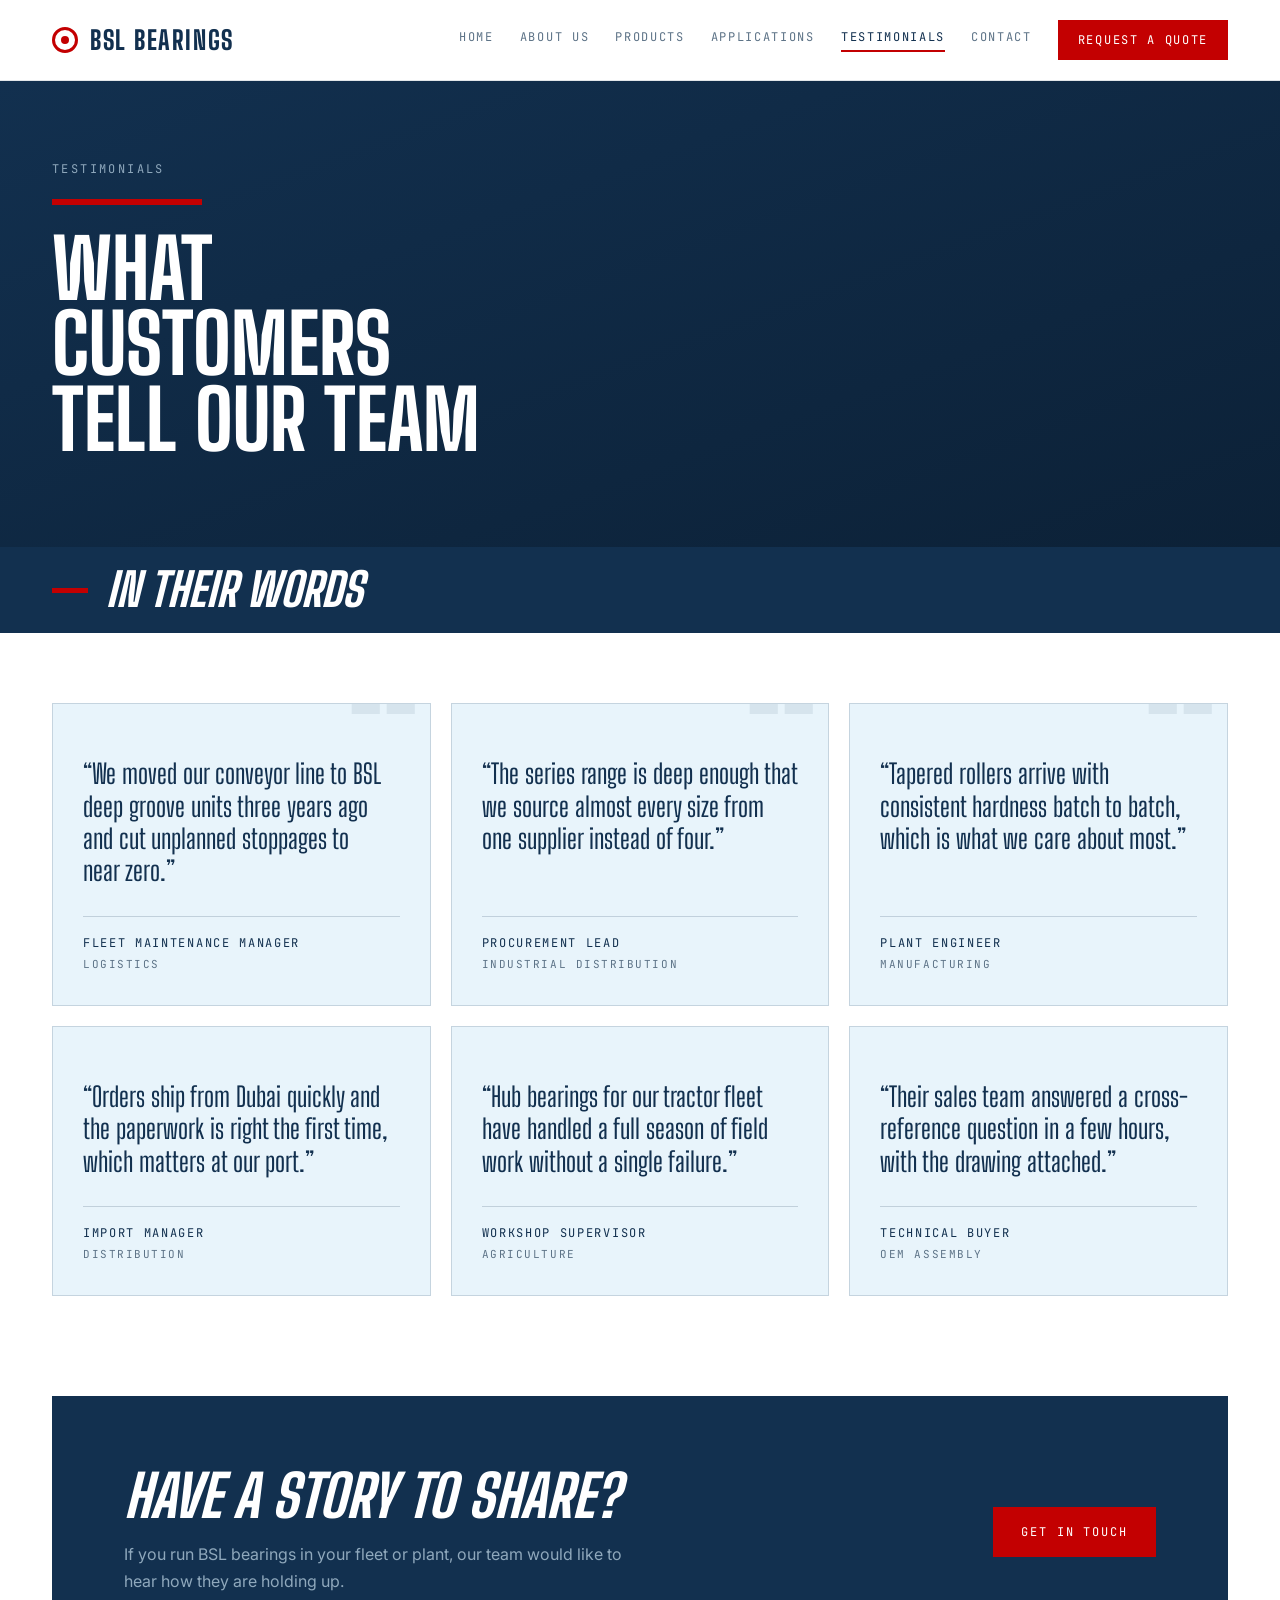
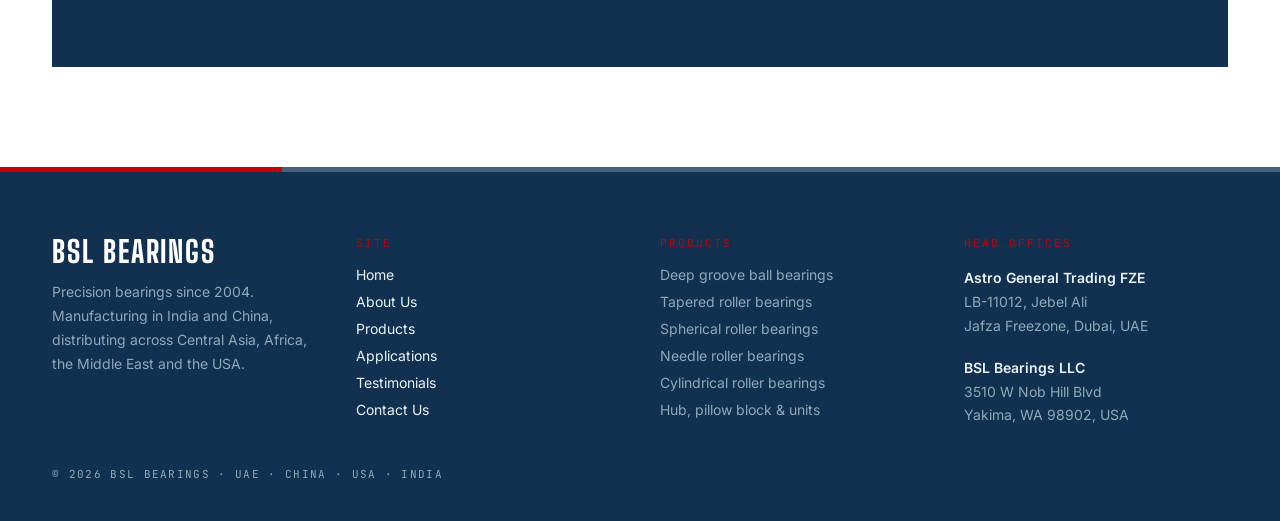
<file: testimonials.html>
<!DOCTYPE html>
<html lang="en">
<head>
<meta charset="utf-8">
<meta name="viewport" content="width=device-width, initial-scale=1">
<title>Testimonials | BSL Bearings</title>
<meta name="description" content="What customers of BSL Bearings say about running our deep groove, tapered roller and hub bearings in the field.">
<link rel="icon" href="favicon.svg" type="image/svg+xml">
<link rel="preconnect" href="https://fonts.gstatic.com" crossorigin>
<link href="https://fonts.googleapis.com/css2?family=Big+Shoulders+Display:wght@500;700;800&family=Inter:wght@400;500;600&family=JetBrains+Mono:wght@400;500&display=swap" rel="stylesheet">
<link rel="stylesheet" href="css/style.css">
</head>
<body>

<!-- @partial header: generated by tools/sync-partials.py, do not edit here -->
<header data-nav="1" class="site-nav">
  <div data-nav-inner="1" class="site-nav-inner">
    <a href="index.html" class="brand">
      <span class="brand-dot"><span></span></span>
      <span class="brand-text">BSL BEARINGS</span>
    </a>
    <nav class="nav-links">
      <a href="index.html" class="nav-link">Home</a>
      <a href="about.html" class="nav-link">About Us</a>
      <a href="products.html" class="nav-link">Products</a>
      <a href="applications.html" class="nav-link">Applications</a>
      <a href="testimonials.html" class="nav-link is-active">Testimonials</a>
      <a href="contact.html" class="nav-link">Contact</a>
      <a href="contact.html" class="btn-quote">Request a quote</a>
    </nav>
  </div>
</header>
<!-- /@partial header -->

<main>

<section style="background:linear-gradient(160deg,#12304F 0%,#0c2137 100%);color:#fff">
  <div style="max-width:1240px;margin:0 auto;padding:80px 32px 90px">
    <div style="opacity:0;animation:bslup .7s cubic-bezier(.16,1,.3,1) .1s forwards;font-family:'JetBrains Mono',monospace;font-size:12px;letter-spacing:.2em;text-transform:uppercase;color:#8FA8BC">Testimonials</div>
    <div style="opacity:0;animation:bslup .7s cubic-bezier(.16,1,.3,1) .2s forwards;width:150px;height:6px;background:#C30001;transform:skewX(-26deg);margin:22px 0 26px"></div>
    <h1 data-split="1" style="margin:0;font-family:'Big Shoulders Display',sans-serif;font-weight:800;font-size:clamp(46px,6.4vw,92px);line-height:.92;text-transform:uppercase;max-width:12ch">What customers tell our team</h1>
  </div>
</section>

<div data-reveal="bar" style="opacity:0;transform:scaleX(0);transform-origin:left center;transition:opacity .35s cubic-bezier(.16,1,.3,1),transform .7s cubic-bezier(.16,1,.3,1);background:#12304F;padding:20px 0">
  <div style="max-width:1240px;margin:0 auto;padding:0 32px;display:flex;align-items:center;gap:18px">
    <span style="width:36px;height:5px;background:#C30001;flex:none"></span>
    <h2 data-bar-heading="1" style="opacity:0;transform:translateY(12px);transition:opacity .6s cubic-bezier(.16,1,.3,1),transform .6s cubic-bezier(.16,1,.3,1);margin:0;font-family:'Big Shoulders Display',sans-serif;font-style:italic;font-weight:800;font-size:clamp(28px,3.6vw,48px);line-height:1;text-transform:uppercase;color:#fff">In their words</h2>
  </div>
</div>

<!-- TODO (LAUNCH BLOCKER): every quote, role and sector on this page is written
     placeholder copy, not a real customer statement. Replace all six with approved
     testimonials before launch, or remove this page from the navigation. -->
<section style="max-width:1240px;margin:0 auto;padding:70px 32px 100px">
  <div data-stagger="1" style="display:grid;grid-template-columns:repeat(auto-fit,minmax(320px,1fr));gap:20px;perspective:1200px">
    <div data-reveal="flip" class="card-hover" style="opacity:0;transform:perspective(1100px) rotateY(-24deg) translateY(30px);transition:opacity .7s cubic-bezier(.16,1,.3,1),transform .8s cubic-bezier(.16,1,.3,1),border-color .35s ease;position:relative;overflow:hidden;border:1px solid rgba(18,48,79,.16);background:#E8F4FB;padding:34px 30px;display:flex;flex-direction:column;justify-content:space-between;gap:28px">
      <span data-parallax=".06" style="position:absolute;top:-30px;right:8px;font-family:'Big Shoulders Display',sans-serif;font-weight:800;font-size:180px;line-height:1;color:rgba(18,48,79,.08);pointer-events:none">&ldquo;</span>
      <div style="position:relative">
        <p style="margin:20px 0 0;font-family:'Big Shoulders Display',sans-serif;font-weight:500;font-size:27px;line-height:1.2;color:#12304F;text-wrap:pretty">&ldquo;We moved our conveyor line to BSL deep groove units three years ago and cut unplanned stoppages to near zero.&rdquo;</p>
      </div>
      <div style="position:relative;border-top:1px solid rgba(18,48,79,.18);padding-top:18px">
        <div style="font-family:'JetBrains Mono',monospace;font-size:12px;letter-spacing:.14em;text-transform:uppercase;color:#12304F">Fleet Maintenance Manager</div>
        <div style="margin-top:6px;font-family:'JetBrains Mono',monospace;font-size:11px;letter-spacing:.14em;text-transform:uppercase;color:#5d7387">Logistics</div>
      </div>
    </div>
    <div data-reveal="flip" class="card-hover" style="opacity:0;transform:perspective(1100px) rotateY(-24deg) translateY(30px);transition:opacity .7s cubic-bezier(.16,1,.3,1),transform .8s cubic-bezier(.16,1,.3,1),border-color .35s ease;position:relative;overflow:hidden;border:1px solid rgba(18,48,79,.16);background:#E8F4FB;padding:34px 30px;display:flex;flex-direction:column;justify-content:space-between;gap:28px">
      <span data-parallax=".06" style="position:absolute;top:-30px;right:8px;font-family:'Big Shoulders Display',sans-serif;font-weight:800;font-size:180px;line-height:1;color:rgba(18,48,79,.08);pointer-events:none">&ldquo;</span>
      <div style="position:relative">
        <p style="margin:20px 0 0;font-family:'Big Shoulders Display',sans-serif;font-weight:500;font-size:27px;line-height:1.2;color:#12304F;text-wrap:pretty">&ldquo;The series range is deep enough that we source almost every size from one supplier instead of four.&rdquo;</p>
      </div>
      <div style="position:relative;border-top:1px solid rgba(18,48,79,.18);padding-top:18px">
        <div style="font-family:'JetBrains Mono',monospace;font-size:12px;letter-spacing:.14em;text-transform:uppercase;color:#12304F">Procurement Lead</div>
        <div style="margin-top:6px;font-family:'JetBrains Mono',monospace;font-size:11px;letter-spacing:.14em;text-transform:uppercase;color:#5d7387">Industrial distribution</div>
      </div>
    </div>
    <div data-reveal="flip" class="card-hover" style="opacity:0;transform:perspective(1100px) rotateY(-24deg) translateY(30px);transition:opacity .7s cubic-bezier(.16,1,.3,1),transform .8s cubic-bezier(.16,1,.3,1),border-color .35s ease;position:relative;overflow:hidden;border:1px solid rgba(18,48,79,.16);background:#E8F4FB;padding:34px 30px;display:flex;flex-direction:column;justify-content:space-between;gap:28px">
      <span data-parallax=".06" style="position:absolute;top:-30px;right:8px;font-family:'Big Shoulders Display',sans-serif;font-weight:800;font-size:180px;line-height:1;color:rgba(18,48,79,.08);pointer-events:none">&ldquo;</span>
      <div style="position:relative">
        <p style="margin:20px 0 0;font-family:'Big Shoulders Display',sans-serif;font-weight:500;font-size:27px;line-height:1.2;color:#12304F;text-wrap:pretty">&ldquo;Tapered rollers arrive with consistent hardness batch to batch, which is what we care about most.&rdquo;</p>
      </div>
      <div style="position:relative;border-top:1px solid rgba(18,48,79,.18);padding-top:18px">
        <div style="font-family:'JetBrains Mono',monospace;font-size:12px;letter-spacing:.14em;text-transform:uppercase;color:#12304F">Plant Engineer</div>
        <div style="margin-top:6px;font-family:'JetBrains Mono',monospace;font-size:11px;letter-spacing:.14em;text-transform:uppercase;color:#5d7387">Manufacturing</div>
      </div>
    </div>
    <div data-reveal="flip" class="card-hover" style="opacity:0;transform:perspective(1100px) rotateY(-24deg) translateY(30px);transition:opacity .7s cubic-bezier(.16,1,.3,1),transform .8s cubic-bezier(.16,1,.3,1),border-color .35s ease;position:relative;overflow:hidden;border:1px solid rgba(18,48,79,.16);background:#E8F4FB;padding:34px 30px;display:flex;flex-direction:column;justify-content:space-between;gap:28px">
      <span data-parallax=".06" style="position:absolute;top:-30px;right:8px;font-family:'Big Shoulders Display',sans-serif;font-weight:800;font-size:180px;line-height:1;color:rgba(18,48,79,.08);pointer-events:none">&ldquo;</span>
      <div style="position:relative">
        <p style="margin:20px 0 0;font-family:'Big Shoulders Display',sans-serif;font-weight:500;font-size:27px;line-height:1.2;color:#12304F;text-wrap:pretty">&ldquo;Orders ship from Dubai quickly and the paperwork is right the first time, which matters at our port.&rdquo;</p>
      </div>
      <div style="position:relative;border-top:1px solid rgba(18,48,79,.18);padding-top:18px">
        <div style="font-family:'JetBrains Mono',monospace;font-size:12px;letter-spacing:.14em;text-transform:uppercase;color:#12304F">Import Manager</div>
        <div style="margin-top:6px;font-family:'JetBrains Mono',monospace;font-size:11px;letter-spacing:.14em;text-transform:uppercase;color:#5d7387">Distribution</div>
      </div>
    </div>
    <div data-reveal="flip" class="card-hover" style="opacity:0;transform:perspective(1100px) rotateY(-24deg) translateY(30px);transition:opacity .7s cubic-bezier(.16,1,.3,1),transform .8s cubic-bezier(.16,1,.3,1),border-color .35s ease;position:relative;overflow:hidden;border:1px solid rgba(18,48,79,.16);background:#E8F4FB;padding:34px 30px;display:flex;flex-direction:column;justify-content:space-between;gap:28px">
      <span data-parallax=".06" style="position:absolute;top:-30px;right:8px;font-family:'Big Shoulders Display',sans-serif;font-weight:800;font-size:180px;line-height:1;color:rgba(18,48,79,.08);pointer-events:none">&ldquo;</span>
      <div style="position:relative">
        <p style="margin:20px 0 0;font-family:'Big Shoulders Display',sans-serif;font-weight:500;font-size:27px;line-height:1.2;color:#12304F;text-wrap:pretty">&ldquo;Hub bearings for our tractor fleet have handled a full season of field work without a single failure.&rdquo;</p>
      </div>
      <div style="position:relative;border-top:1px solid rgba(18,48,79,.18);padding-top:18px">
        <div style="font-family:'JetBrains Mono',monospace;font-size:12px;letter-spacing:.14em;text-transform:uppercase;color:#12304F">Workshop Supervisor</div>
        <div style="margin-top:6px;font-family:'JetBrains Mono',monospace;font-size:11px;letter-spacing:.14em;text-transform:uppercase;color:#5d7387">Agriculture</div>
      </div>
    </div>
    <div data-reveal="flip" class="card-hover" style="opacity:0;transform:perspective(1100px) rotateY(-24deg) translateY(30px);transition:opacity .7s cubic-bezier(.16,1,.3,1),transform .8s cubic-bezier(.16,1,.3,1),border-color .35s ease;position:relative;overflow:hidden;border:1px solid rgba(18,48,79,.16);background:#E8F4FB;padding:34px 30px;display:flex;flex-direction:column;justify-content:space-between;gap:28px">
      <span data-parallax=".06" style="position:absolute;top:-30px;right:8px;font-family:'Big Shoulders Display',sans-serif;font-weight:800;font-size:180px;line-height:1;color:rgba(18,48,79,.08);pointer-events:none">&ldquo;</span>
      <div style="position:relative">
        <p style="margin:20px 0 0;font-family:'Big Shoulders Display',sans-serif;font-weight:500;font-size:27px;line-height:1.2;color:#12304F;text-wrap:pretty">&ldquo;Their sales team answered a cross-reference question in a few hours, with the drawing attached.&rdquo;</p>
      </div>
      <div style="position:relative;border-top:1px solid rgba(18,48,79,.18);padding-top:18px">
        <div style="font-family:'JetBrains Mono',monospace;font-size:12px;letter-spacing:.14em;text-transform:uppercase;color:#12304F">Technical Buyer</div>
        <div style="margin-top:6px;font-family:'JetBrains Mono',monospace;font-size:11px;letter-spacing:.14em;text-transform:uppercase;color:#5d7387">OEM assembly</div>
      </div>
    </div>
  </div>
</section>

<section style="max-width:1240px;margin:0 auto;padding:0 32px 100px">
  <div data-reveal="up" style="opacity:0;transform:translateY(40px) scale(.97);transition:opacity .7s cubic-bezier(.16,1,.3,1),transform .7s cubic-bezier(.16,1,.3,1);background:#12304F;padding:clamp(40px,6vw,72px);display:flex;justify-content:space-between;align-items:center;gap:32px;flex-wrap:wrap">
    <div>
      <h2 style="margin:0;font-family:'Big Shoulders Display',sans-serif;font-style:italic;font-weight:800;font-size:clamp(34px,4.6vw,58px);line-height:.95;text-transform:uppercase;color:#fff">Have a story to share?</h2>
      <p style="margin:18px 0 0;color:#8FA8BC;font-size:16px;line-height:1.7;max-width:520px">If you run BSL bearings in your fleet or plant, our team would like to hear how they are holding up.</p>
    </div>
    <a href="contact.html" class="btn-primary">Get in touch</a>
  </div>
</section>

</main>

<!-- @partial footer: generated by tools/sync-partials.py, do not edit here -->
<footer class="site-footer">
  <div class="stripe"></div>
  <div class="footer-grid">
    <div>
      <div class="footer-brand">BSL BEARINGS</div>
      <p style="margin:14px 0 0;color:#8FA8BC;font-size:14px;line-height:1.7;max-width:260px">Precision bearings since 2004. Manufacturing in India and China, distributing across Central Asia, Africa, the Middle East and the USA.</p>
    </div>
    <div>
      <div class="footer-col-title">Site</div>
      <div class="footer-links">
        <a href="index.html" class="footer-link">Home</a>
        <a href="about.html" class="footer-link">About Us</a>
        <a href="products.html" class="footer-link">Products</a>
        <a href="applications.html" class="footer-link">Applications</a>
        <a href="testimonials.html" class="footer-link">Testimonials</a>
        <a href="contact.html" class="footer-link">Contact Us</a>
      </div>
    </div>
    <div>
      <div class="footer-col-title">Products</div>
      <div style="display:flex;flex-direction:column;gap:10px;color:#8FA8BC;font-size:14px">
        <span>Deep groove ball bearings</span>
        <span>Tapered roller bearings</span>
        <span>Spherical roller bearings</span>
        <span>Needle roller bearings</span>
        <span>Cylindrical roller bearings</span>
        <span>Hub, pillow block &amp; units</span>
      </div>
    </div>
    <div>
      <div class="footer-col-title">Head offices</div>
      <p style="margin:0;color:#8FA8BC;font-size:14px;line-height:1.7"><strong style="color:#E8F4FB;font-weight:600">Astro General Trading FZE</strong><br>LB-11012, Jebel Ali<br>Jafza Freezone, Dubai, UAE</p>
      <p style="margin:18px 0 0;color:#8FA8BC;font-size:14px;line-height:1.7"><strong style="color:#E8F4FB;font-weight:600">BSL Bearings LLC</strong><br>3510 W Nob Hill Blvd<br>Yakima, WA 98902, USA</p>
    </div>
  </div>
  <div class="footer-bottom">
    <span>© 2026 BSL Bearings · UAE · China · USA · India</span>
  </div>
</footer>
<!-- /@partial footer -->

<script type="module" src="js/site.js"></script>
</body>
</html>
</file>
<file: css/style.css>
* { box-sizing: border-box; }
html { scroll-behavior: smooth; }
body {
  margin: 0;
  background: #fff;
  color: #2B2B2B;
  font-family: Inter, system-ui, sans-serif;
  -webkit-font-smoothing: antialiased;
}
a { color: #C30001; text-decoration: none; }
a:hover { color: #920001; }
input, select, textarea { font-family: Inter, system-ui, sans-serif; }
img, svg { max-width: 100%; }

@keyframes bslup { from { opacity: 0; transform: translateY(24px); } to { opacity: 1; transform: none; } }
@keyframes bslspin3d { to { transform: rotateY(360deg); } }
@media (prefers-reduced-motion: reduce) { * { animation: none !important; } }

/* ---------- nav ---------- */
.site-nav {
  position: sticky; top: 0; z-index: 60;
  background: rgba(255,255,255,.94);
  backdrop-filter: blur(12px);
  border-bottom: 1px solid rgba(18,48,79,.12);
  transition: box-shadow .35s ease;
}
.site-nav-inner {
  max-width: 1240px; margin: 0 auto; padding: 20px 32px;
  display: flex; align-items: center; justify-content: space-between;
  gap: 24px; flex-wrap: wrap;
  transition: padding .35s cubic-bezier(.16,1,.3,1);
}
.brand { display: flex; align-items: center; gap: 12px; text-decoration: none; }
.brand-dot {
  width: 26px; height: 26px; border: 3px solid #C30001; border-radius: 50%;
  display: flex; align-items: center; justify-content: center;
}
.brand-dot span { width: 8px; height: 8px; background: #C30001; border-radius: 50%; display: block; }
.brand-text {
  font-family: 'Big Shoulders Display', sans-serif; font-weight: 800; font-size: 26px;
  letter-spacing: .06em; color: #12304F; line-height: 1;
}
.nav-links { display: flex; align-items: center; gap: 26px; flex-wrap: wrap; }
.nav-link {
  font-family: 'JetBrains Mono', monospace; font-size: 12px; letter-spacing: .14em;
  text-transform: uppercase; text-decoration: none; padding-bottom: 5px;
  border-bottom: 2px solid transparent; color: #5d7387; transition: color .25s ease;
}
.nav-link:hover { color: #C30001; }
.nav-link.is-active { color: #12304F; border-bottom-color: #C30001; }
.btn-quote {
  font-family: 'JetBrains Mono', monospace; font-size: 12px; letter-spacing: .14em;
  text-transform: uppercase; text-decoration: none; color: #fff; background: #C30001;
  padding: 12px 20px; transition: background-color .3s ease, color .3s ease; display: inline-block;
}
.btn-quote:hover { background: #12304F; color: #fff; }

/* ---------- buttons ---------- */
.btn-primary {
  font-family: 'JetBrains Mono', monospace; font-size: 12px; letter-spacing: .16em;
  text-transform: uppercase; color: #fff; background: #C30001; padding: 17px 28px;
  transition: background-color .3s ease, color .3s ease; display: inline-block;
}
.btn-primary:hover { background: #fff; color: #12304F; }
.btn-outline {
  font-family: 'JetBrains Mono', monospace; font-size: 12px; letter-spacing: .16em;
  text-transform: uppercase; color: #fff; border: 1px solid rgba(232,244,251,.45);
  padding: 17px 28px; transition: border-color .3s ease, color .3s ease; display: inline-block;
}
.btn-outline:hover { border-color: #C30001; color: #C30001; }
.text-link {
  font-family: 'JetBrains Mono', monospace; font-size: 12px; letter-spacing: .16em; text-transform: uppercase;
}

/* ---------- footer ---------- */
.site-footer { background: #12304F; color: #E8F4FB; }
.site-footer .stripe { height: 5px; background: linear-gradient(90deg, #C30001 0 22%, rgba(232,244,251,.25) 22% 100%); }
.footer-grid {
  max-width: 1240px; margin: 0 auto; padding: 64px 32px 40px;
  display: grid; grid-template-columns: repeat(auto-fit, minmax(200px,1fr)); gap: 40px;
}
.footer-brand { font-family: 'Big Shoulders Display', sans-serif; font-weight: 800; font-size: 30px; letter-spacing: .06em; color: #fff; line-height: 1; }
.footer-col-title {
  font-family: 'JetBrains Mono', monospace; font-size: 11px; letter-spacing: .18em;
  text-transform: uppercase; color: #C30001; margin-bottom: 16px;
}
.footer-links { display: flex; flex-direction: column; gap: 10px; }
.footer-link { color: #E8F4FB; font-size: 14px; text-decoration: none; }
.footer-link:hover { color: #C30001; }
.footer-bottom {
  max-width: 1240px; margin: 0 auto; padding: 0 32px 40px;
  display: flex; justify-content: space-between; gap: 20px; flex-wrap: wrap;
  font-family: 'JetBrains Mono', monospace; font-size: 11px; letter-spacing: .12em;
  text-transform: uppercase; color: #8FA8BC;
}

/* ---------- hover-enabled cards ---------- */
.card-hover { transition: opacity .7s cubic-bezier(.16,1,.3,1), transform .7s cubic-bezier(.16,1,.3,1), border-color .35s ease; }
.card-hover:hover { border-color: #C30001; }
.auto-card:hover { background: #0c2137; }
.table-row:hover { background-color: #E8F4FB; }
.pill:hover { border-color: #C30001; color: #C30001; }
.field:focus { border-color: #C30001; outline: none; }

/* ---------- section bar heading ---------- */
.section-bar { background: #12304F; padding: 20px 0; }
.section-bar-inner { max-width: 1240px; margin: 0 auto; padding: 0 32px; display: flex; align-items: center; gap: 18px; }
.section-bar-dash { width: 36px; height: 5px; background: #C30001; flex: none; }
.section-bar h2 {
  margin: 0; font-family: 'Big Shoulders Display', sans-serif; font-style: italic; font-weight: 800;
  font-size: clamp(28px,3.6vw,48px); line-height: 1; text-transform: uppercase; color: #fff;
}

.wrap { max-width: 1240px; margin: 0 auto; padding: 0 32px; }

/* Justified body copy.

   Only for wide single-column prose: hero leads, section intros and the long
   product explanations, all of which sit on a measure of roughly 520px or
   more. Card copy, quotes, captions and list text stay ragged right, because
   justifying a 300px measure opens rivers of white space between the words.
   Below 768px every column is narrow, so justification is switched off there
   regardless of which element carries the class. Hyphenation is on to keep
   the word spacing even; the pages declare lang="en", so the browser has a
   dictionary to hyphenate with. */
.justify { text-align: justify; text-justify: inter-word; hyphens: auto; }
@media (max-width: 767px) {
  .justify { text-align: left; hyphens: manual; }
}

/* ---------- vehicle fitments ---------- */
.fitment-group + .fitment-group { margin-top: 34px; }
.fitment-label {
  font-family: 'JetBrains Mono', monospace; font-size: 11px; letter-spacing: .18em;
  text-transform: uppercase; color: #C30001; margin-bottom: 16px;
}
.fitment-grid { display: grid; grid-template-columns: repeat(2, minmax(0, 1fr)); gap: 12px; }
@media (min-width: 480px) { .fitment-grid { grid-template-columns: repeat(3, minmax(0, 1fr)); } }
@media (min-width: 768px) { .fitment-grid { grid-template-columns: repeat(4, minmax(0, 1fr)); } }
@media (min-width: 1024px) { .fitment-grid { grid-template-columns: repeat(6, minmax(0, 1fr)); } }
/* Brand card: the manufacturer logo alone. No name label, since the logo is the
   identifier. The brand name lives in the img's alt text and the card's title
   attribute, so screen readers and hover tooltips still name it, and the text
   fallback below shows if a logo file ever fails to load. */
.fitment-chip {
  display: flex; align-items: center; justify-content: center;
  min-height: 104px; padding: 18px 16px;
  border: 1px solid rgba(18,48,79,.18); background: #fff;
  transition: border-color .3s ease, box-shadow .3s ease, transform .3s ease;
}
.fitment-chip:hover {
  border-color: #C30001;
  box-shadow: 0 8px 22px rgba(18,48,79,.10);
  transform: translateY(-2px);
}
.fitment-mark {
  display: flex; align-items: center; justify-content: center;
  width: 100%; height: 64px;
}
.fitment-mark img {
  /* capped below 100% so a 6:1 wordmark does not out-shout a square mark */
  max-width: 88%; max-height: 100%;
  width: auto; height: auto; object-fit: contain; display: block;
}
/* only seen if a logo file fails; keeps the card meaningful rather than blank */
.fitment-fallback {
  font-family: 'JetBrains Mono', monospace; font-size: 13px; letter-spacing: .04em;
  text-transform: uppercase; color: #12304F; text-align: center; line-height: 1.3;
}

/* ---------- catalogue ---------- */
.cat-controls {
  display: grid; grid-template-columns: repeat(auto-fit, minmax(210px, 1fr));
  gap: 16px; margin-bottom: 28px; align-items: end;
}
.cat-field { display: flex; flex-direction: column; gap: 10px; }
.cat-field > span {
  font-family: 'JetBrains Mono', monospace; font-size: 11px; letter-spacing: .18em;
  text-transform: uppercase; color: #5d7387;
}
.cat-field input, .cat-field select {
  background: #fff; border: 1px solid rgba(18,48,79,.28); color: #2B2B2B;
  font-size: 15px; padding: 14px 16px; min-height: 48px; transition: border-color .3s ease;
}
.cat-field input:focus, .cat-field select:focus { border-color: #C30001; outline: none; }
.cat-count {
  font-family: 'JetBrains Mono', monospace; font-size: 11px; letter-spacing: .16em;
  text-transform: uppercase; color: #5d7387; margin-bottom: 14px;
}
.cat-scroll { overflow-x: auto; }
.cat-table { width: 100%; border-collapse: collapse; min-width: 780px; }
.cat-table th, .cat-table td {
  padding: 14px 12px; text-align: left; border-bottom: 1px solid rgba(18,48,79,.14);
  font-size: 14px; color: #2B2B2B; white-space: nowrap;
}
.cat-table thead th {
  position: sticky; top: 0; z-index: 2; background: #12304F; color: #fff;
  font-family: 'JetBrains Mono', monospace; font-size: 11px; letter-spacing: .14em;
  text-transform: uppercase; font-weight: 500; border-bottom: none;
}
.cat-table th[data-sort] { cursor: pointer; user-select: none; }
.cat-table th[data-sort]:hover { color: #E8F4FB; }
.cat-table th[data-sort]::after { content: ' ⇅'; opacity: .45; }
.cat-table th[data-sort][aria-sort="ascending"]::after { content: ' ↑'; opacity: 1; }
.cat-table th[data-sort][aria-sort="descending"]::after { content: ' ↓'; opacity: 1; }
.cat-table th[data-sort]:focus-visible { outline: 2px solid #C30001; outline-offset: -2px; }
.cat-table tbody tr:hover { background: #E8F4FB; }
.cat-desig {
  font-family: 'Big Shoulders Display', sans-serif; font-weight: 700;
  font-size: 22px; letter-spacing: .02em; color: #12304F;
}
.cat-inter { font-family: 'JetBrains Mono', monospace; font-size: 12px; color: #5d7387; }
.cat-empty { padding: 40px 0; color: #5d7387; font-size: 15px; }
.cat-more { margin-top: 26px; }

/* catalogue rows become stacked cards on small screens */
.cat-cards { display: none; }
@media (max-width: 767px) {
  .cat-scroll { display: none; }
  .cat-cards { display: grid; gap: 14px; }
  .cat-card { border: 1px solid rgba(18,48,79,.16); background: #fff; padding: 20px 18px; }
  .cat-card-head {
    font-family: 'Big Shoulders Display', sans-serif; font-weight: 700; font-size: 26px;
    line-height: 1.05; text-transform: uppercase; color: #12304F;
    padding-bottom: 12px; border-bottom: 1px solid rgba(18,48,79,.14);
  }
  .cat-kv { display: grid; grid-template-columns: repeat(auto-fit, minmax(72px, 1fr)); gap: 12px; margin-top: 14px; }
  .cat-kv > div > dt,
  .cat-card-inter > div > dt {
    font-family: 'JetBrains Mono', monospace; font-size: 11px; letter-spacing: .14em;
    text-transform: uppercase; color: #5d7387;
  }
  .cat-kv > div > dd,
  .cat-card-inter > div > dd { margin: 5px 0 0; font-size: 15px; color: #2B2B2B; }
  .cat-card-inter {
    margin-top: 16px; padding-top: 14px; border-top: 1px solid rgba(18,48,79,.14);
    /* interchange codes are long and unbreakable, so let this collapse to
       fewer columns rather than forcing three narrow ones */
    display: grid; grid-template-columns: repeat(auto-fit, minmax(112px, 1fr)); gap: 12px;
  }
  .cat-card-inter > div > dd { font-family: 'JetBrains Mono', monospace; font-size: 13px; }
  /* grid children must be allowed to shrink below their content width */
  .cat-kv > div, .cat-card-inter > div { min-width: 0; }
  .cat-kv dd, .cat-card-inter dd { overflow-wrap: anywhere; }
}

/* ---------- deep groove series groups ---------- */
.series-group { border: 1px solid rgba(18,48,79,.16); background: #fff; margin-bottom: 14px; }
.series-toggle {
  width: 100%; display: flex; align-items: center; justify-content: space-between;
  gap: 16px; padding: 20px 22px; min-height: 64px; background: none; border: none;
  cursor: pointer; text-align: left; font: inherit; transition: background-color .3s ease;
}
.series-toggle:hover { background: #E8F4FB; }
.series-toggle:focus-visible { outline: 2px solid #C30001; outline-offset: -2px; }
.series-name {
  font-family: 'Big Shoulders Display', sans-serif; font-weight: 700; font-size: 26px;
  letter-spacing: .02em; color: #12304F; line-height: 1;
}
.series-meta {
  font-family: 'JetBrains Mono', monospace; font-size: 12px; letter-spacing: .12em;
  text-transform: uppercase; color: #5d7387;
}
.series-sign { color: #C30001; font-family: 'JetBrains Mono', monospace; font-size: 18px; flex: none; }
.series-body { padding: 0 22px 24px; }
.series-chips {
  display: grid; grid-template-columns: repeat(auto-fill, minmax(96px, 1fr)); gap: 8px;
}
.series-chip {
  padding: 11px 8px; text-align: center; border: 1px solid rgba(18,48,79,.2);
  font-family: 'JetBrains Mono', monospace; font-size: 13px; color: #12304F;
}
.series-closures {
  margin: 18px 0 0; font-family: 'JetBrains Mono', monospace; font-size: 11px;
  letter-spacing: .14em; text-transform: uppercase; color: #5d7387;
}

/* ---------- contact office cards ---------- */
.office-grid {
  display: grid; grid-template-columns: repeat(auto-fit, minmax(260px, 1fr));
  gap: 20px; align-items: stretch; perspective: 1200px;
}
.office-card { display: flex; flex-direction: column; }
.office-contact {
  margin-top: auto; padding-top: 18px;
  border-top: 1px solid rgba(18,48,79,.18);
  display: flex; flex-direction: column;
}
.office-contact a {
  display: flex; align-items: center; min-height: 44px;
  font-family: 'JetBrains Mono', monospace; font-size: 13px;
  color: #12304F; word-break: break-word; transition: color .25s ease;
}
.office-contact a:hover { color: #C30001; }
.office-todo {
  margin-top: auto; padding-top: 18px; border-top: 1px solid rgba(18,48,79,.18);
  font-family: 'JetBrains Mono', monospace; font-size: 11px; letter-spacing: .1em;
  text-transform: uppercase; color: #5d7387; line-height: 1.7;
}

/* ---------- exploded view (3D) ----------
   Default state is a static diagram in normal document flow: no pinned
   section, no scroll hijack, and the heading, copy and part labels are always
   readable. js/site.js adds .is-3d only once Three.js has actually loaded on a
   pointer-driven, non-reduced-motion viewport, which layers the scroll-scrub
   WebGL version over the same markup. */
.scrub3d {
  position: relative;
  background: linear-gradient(180deg, #0c2137 0%, #12304F 50%, #0c2137 100%);
}
.scrub3d-stage { padding: 64px 0 72px; }
.scrub3d-eyebrow-inner {
  display: flex; align-items: baseline; gap: 18px; flex-wrap: wrap;
}
.scrub3d-kicker,
.scrub3d-caption {
  font-family: 'JetBrains Mono', monospace; font-size: 11px;
  letter-spacing: .2em; text-transform: uppercase;
}
.scrub3d-kicker { color: #C30001; }
.scrub3d-caption { color: #8FA8BC; letter-spacing: .16em; }
.scrub3d-canvas { display: none; }
.scrub3d-static { margin: 26px auto 0; padding: 0 32px; max-width: 620px; }
.scrub3d-static svg { display: block; width: 100%; height: auto; }

/* The static diagram is what phones and any WebGL-less desktop actually see,
   so it plays the separation the pinned 3D scrub plays elsewhere: the four
   parts start stacked together and move apart once the diagram scrolls into
   view. The two races do the travelling and the ball set barely moves, which
   is how a bearing really comes apart.

   The SVG is authored in its final exploded position and js/site.js only adds
   .is-exploding, so a visitor with no JavaScript, or one who prefers reduced
   motion, still gets the correct diagram. It simply does not move. */
.scrub3d-static svg > g { transform-box: view-box; }
.scrub3d-static.is-exploding svg > g {
  animation: bsl-explode 1s cubic-bezier(.16,1,.3,1) both;
}
.scrub3d-static.is-exploding .bx-outer { --bsl-from: 144px; }
.scrub3d-static.is-exploding .bx-balls { --bsl-from: 4px;   animation-delay: .06s; }
.scrub3d-static.is-exploding .bx-cage  { --bsl-from: -50px; animation-delay: .1s; }
.scrub3d-static.is-exploding .bx-inner { --bsl-from: -144px; animation-delay: .14s; }
@keyframes bsl-explode {
  from { transform: translateY(var(--bsl-from)); opacity: .3; }
  to   { transform: none; opacity: 1; }
}
@media (prefers-reduced-motion: reduce) {
  .scrub3d-static.is-exploding svg > g { animation: none; }
}

.scrub3d-copy { margin-top: 34px; }
.scrub3d-parts {
  list-style: none; margin: 24px 0 0; padding: 0;
  display: flex; flex-wrap: wrap; gap: 10px 12px;
}
.scrub3d-parts li {
  border: 1px solid rgba(232,244,251,.28); padding: 9px 14px;
  font-family: 'JetBrains Mono', monospace; font-size: 12px;
  letter-spacing: .12em; text-transform: uppercase; color: #E8F4FB;
}

/* enhanced: pinned scroll-scrub, anywhere WebGL is available */
.scrub3d.is-3d { height: 340vh; }
.scrub3d.is-3d .scrub3d-stage {
  position: sticky; top: 0; height: 100vh; overflow: hidden; padding: 0;
}
.scrub3d.is-3d .scrub3d-canvas { display: block; position: absolute; inset: 0; }
.scrub3d.is-3d .scrub3d-static { display: none; }
/* clear of the sticky site header, which otherwise covers this row. Its height
   is published by js/site.js because it is one row on a desktop and three on a
   phone, so no fixed value is right for both. */
.scrub3d.is-3d .scrub3d-eyebrow {
  position: absolute; top: calc(var(--navh, 70px) + 28px); left: 0; width: 100%;
}
.scrub3d.is-3d .scrub3d-copy { position: absolute; bottom: 36px; left: 0; width: 100%; margin: 0; }
.scrub3d.is-3d .scrub3d-parts { margin-top: 18px; }

/* Part callouts drawn over the canvas by js/bearing3d.js. */
.scrub3d-callout {
  position: absolute; transform: translateY(-50%);
  font-family: 'JetBrains Mono', monospace; font-size: 11px;
  letter-spacing: .18em; text-transform: uppercase;
  color: #fff; white-space: nowrap;
  padding-bottom: 6px; border-bottom: 1px solid #C30001;
}

/* Narrow screens run the same animation, but they cannot overlay the copy on
   the bearing the way a landscape viewport can. The header takes the top of
   the screen and the heading, paragraph and part list take the bottom third,
   so a full-bleed canvas would put the bearing behind both, which is what a
   phone was actually showing. The stage becomes a column instead and the
   canvas takes whatever height is left between them, with no fixed numbers to
   go stale. The callouts are children of the canvas, so they stay inside that
   band rather than landing on the paragraph.

   svh rather than vh: a mobile address bar shrinking the viewport must not
   push the copy off the bottom of a pinned section. Browsers without svh keep
   the vh value declared above. */
@media (max-width: 820px) and (min-height: 560px) {
  .scrub3d.is-3d .scrub3d-stage {
    height: 100svh;
    display: flex; flex-direction: column;
  }
  .scrub3d.is-3d .scrub3d-eyebrow {
    position: static; padding-top: calc(var(--navh, 96px) + 14px);
  }
  .scrub3d.is-3d .scrub3d-canvas {
    position: relative; inset: auto; flex: 1; min-height: 0;
  }
  .scrub3d.is-3d .scrub3d-copy { position: static; padding-bottom: 24px; }
}

@media (max-width: 820px) {
  /* The four callouts on the bearing name these same parts, so while the scrub
     is running the chips are duplicate text competing for a short viewport.
     They stay for the static fallback, which has no callouts to name them. */
  .scrub3d.is-3d .scrub3d-parts { display: none; }
  .scrub3d-callout { font-size: 10px; letter-spacing: .08em; padding-bottom: 4px; }
}

/* A phone held sideways has no vertical room to stack anything, so it keeps
   the full-bleed overlay the desktop uses. The status caption goes: it would
   sit behind the header, which is most of a landscape phone's height. */
@media (max-width: 820px) and (max-height: 559px) {
  .scrub3d.is-3d .scrub3d-eyebrow { display: none; }
}

@media (prefers-reduced-motion: reduce) {
  .scrub3d.is-3d { height: auto; }
  .scrub3d.is-3d .scrub3d-stage { position: static; height: auto; padding: 64px 0 72px; }
  .scrub3d.is-3d .scrub3d-canvas { display: none; }
  .scrub3d.is-3d .scrub3d-static { display: block; }
  .scrub3d.is-3d .scrub3d-eyebrow,
  .scrub3d.is-3d .scrub3d-copy { position: static; margin-top: 34px; }
}

/* ---------- mobile ergonomics ----------
   Scoped to small viewports only: the desktop nav, type scale and spacing are
   unchanged. Raises navigation text off 12px, gives every nav item, footer
   link and form control a 44px touch target, and lifts form inputs to 16px so
   iOS does not auto-zoom the page on focus. */
@media (max-width: 767px) {
  .site-nav-inner { padding-left: 20px; padding-right: 20px; gap: 12px; }
  .nav-links { gap: 4px 14px; }
  .nav-link {
    font-size: 14px;
    min-height: 44px;
    display: inline-flex; align-items: center;
    padding-bottom: 0;
  }
  .nav-link.is-active { border-bottom-width: 2px; }
  .brand { min-height: 44px; }
  .btn-quote { min-height: 44px; display: inline-flex; align-items: center; font-size: 13px; }

  .footer-links { gap: 2px; }
  .footer-link { min-height: 44px; display: flex; align-items: center; }
  .footer-grid { padding-left: 20px; padding-right: 20px; }
  .footer-bottom { padding-left: 20px; padding-right: 20px; }

  /* 16px minimum stops iOS zooming the viewport when a field takes focus */
  .field, .cat-field input, .cat-field select {
    font-size: 16px !important;
    min-height: 48px;
    width: 100%;
  }
  textarea.field { min-height: 120px; }
  .cat-controls { grid-template-columns: 1fr; }

  /* single column below 640px for the card grids */
  .office-grid { grid-template-columns: 1fr; }
}

@media (max-width: 639px) {
  }

/* respect notched devices in landscape */
@supports (padding: max(0px)) {
  @media (max-width: 900px) and (orientation: landscape) {
    .wrap, .site-nav-inner, .footer-grid, .footer-bottom {
      padding-left: max(20px, env(safe-area-inset-left));
      padding-right: max(20px, env(safe-area-inset-right));
    }
  }
}

/* reduced motion: never hide content, just stop it moving */
@media (prefers-reduced-motion: reduce) {
  [data-reveal] { opacity: 1 !important; transform: none !important; clip-path: none !important; }
  [data-split] span { opacity: 1 !important; transform: none !important; }
  * { transition-duration: .001ms !important; scroll-behavior: auto !important; }
}

/* ---------- mobile: touch targets and minimum type ----------
   Mobile-scoped only. The micro-type in this design is mostly set inline on
   the elements themselves, so the inline sizes are lifted here by attribute
   selector; desktop keeps the original 11/12/13px scale untouched. */
@media (max-width: 767px) {
  .text-link,
  .cat-more button,
  .series-toggle {
    min-height: 44px;
    display: inline-flex; align-items: center;
  }
  .text-link { font-size: 14px; }
  .nav-link { padding-left: 2px; padding-right: 2px; min-width: 44px; justify-content: center; }
  .btn-quote, .btn-primary, .btn-outline { font-size: 14px; min-height: 44px; }
  .btn-primary, .btn-outline { display: inline-flex; align-items: center; }

  .fitment-label, .footer-col-title, .cat-count,
  .scrub3d-kicker, .scrub3d-caption, .series-meta,
  .scrub3d-parts li, .series-chip,
  .footer-bottom, .fitment-fallback, .office-contact a,
  .cat-field > span { font-size: 14px; }
  /* specificity must match the .cat-kv > div > dt rule set above */
  .cat-kv > div > dt, .cat-kv > div > dd,
  .cat-card-inter > div > dt, .cat-card-inter > div > dd { font-size: 14px; }

  /* inline-styled micro-type (kickers, card meta, table cells, addresses) */
  [style*="font-size:11px"],
  [style*="font-size:12px"],
  [style*="font-size:13px"] { font-size: 14px !important; }
}

/* ---------- horizontal scroll family headings ----------
   These panels previously shared the 320px card width, so INDUSTRIAL and
   AUTOMOTIVE were clipped by the track's overflow. They now size to their own
   text and never wrap. */
.hscroll-title {
  flex: none;
  display: flex; flex-direction: column; justify-content: center;
  padding-right: 24px;
}
.hscroll-title-text {
  margin-top: 12px;
  font-family: 'Big Shoulders Display', sans-serif;
  font-style: italic; font-weight: 800;
  font-size: clamp(40px, 6vw, 80px); line-height: .92;
  text-transform: uppercase; color: #12304F;
  white-space: nowrap;
}
</file>
